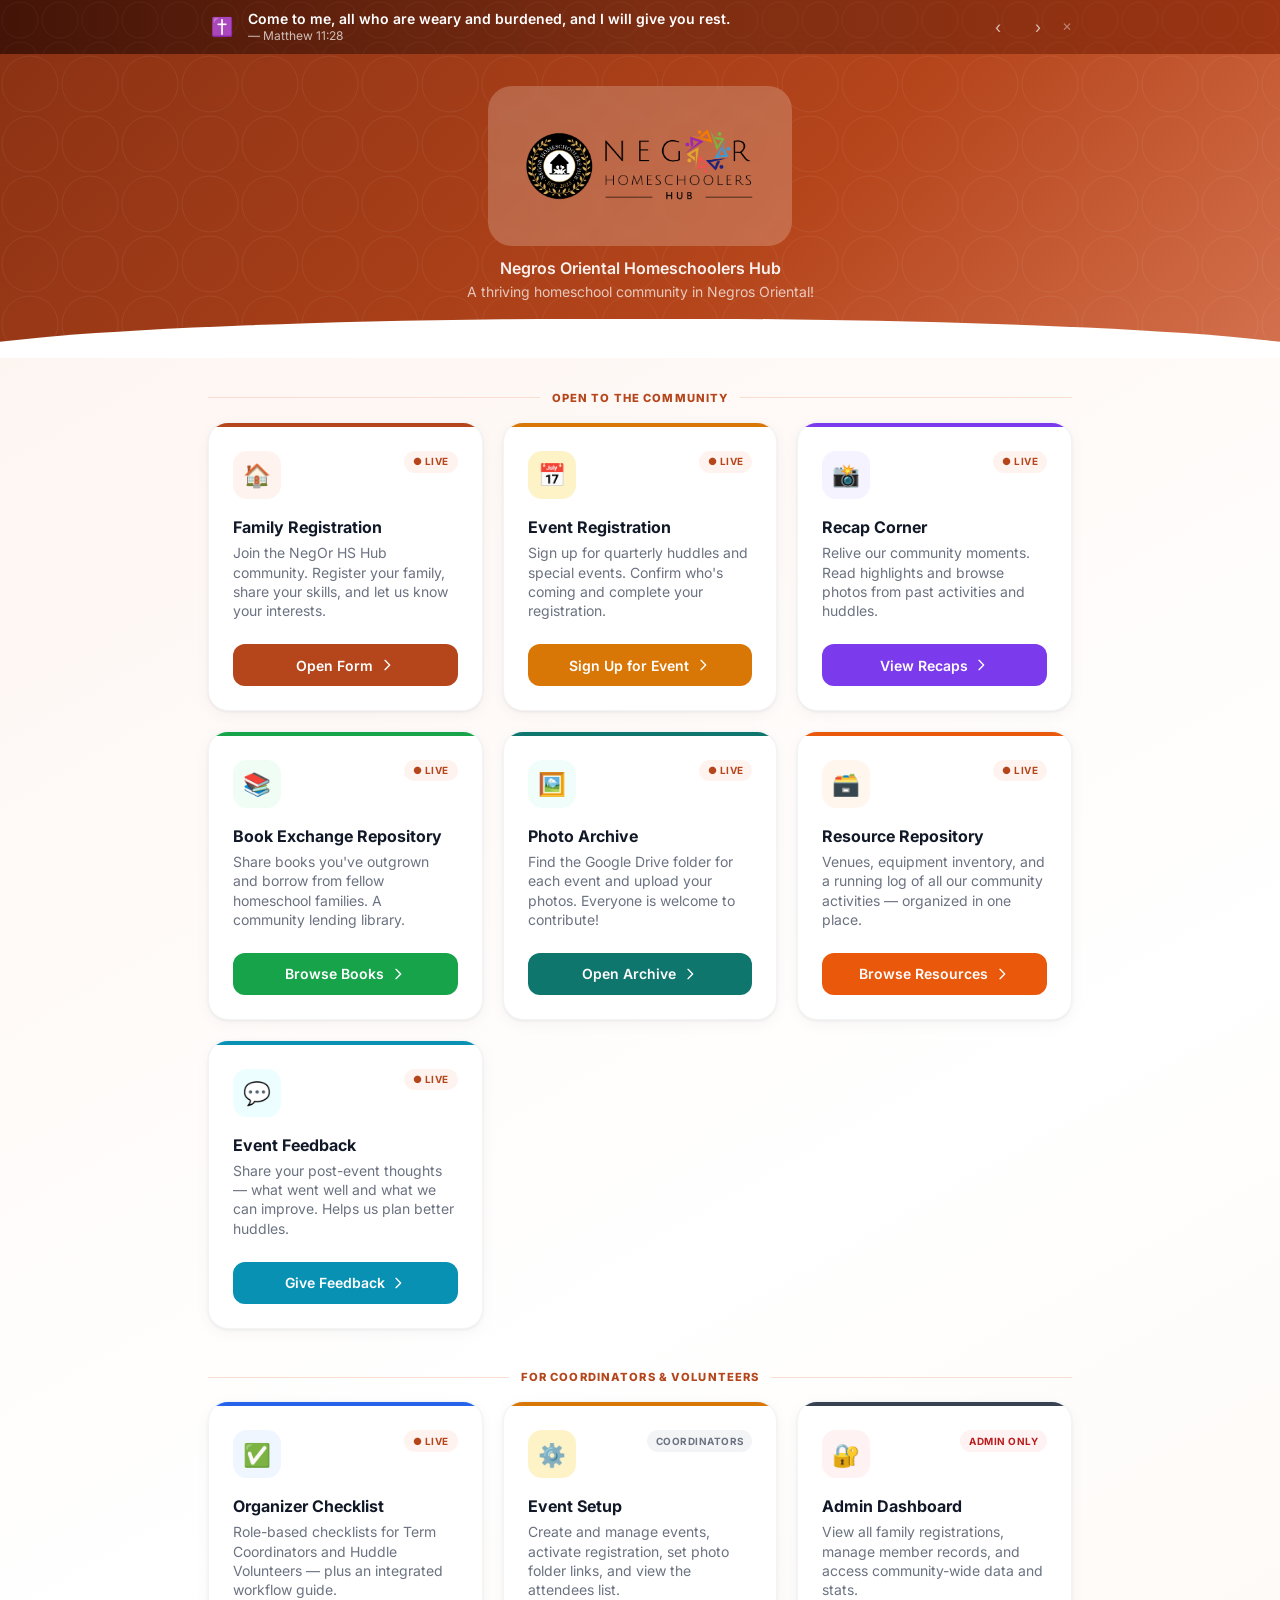
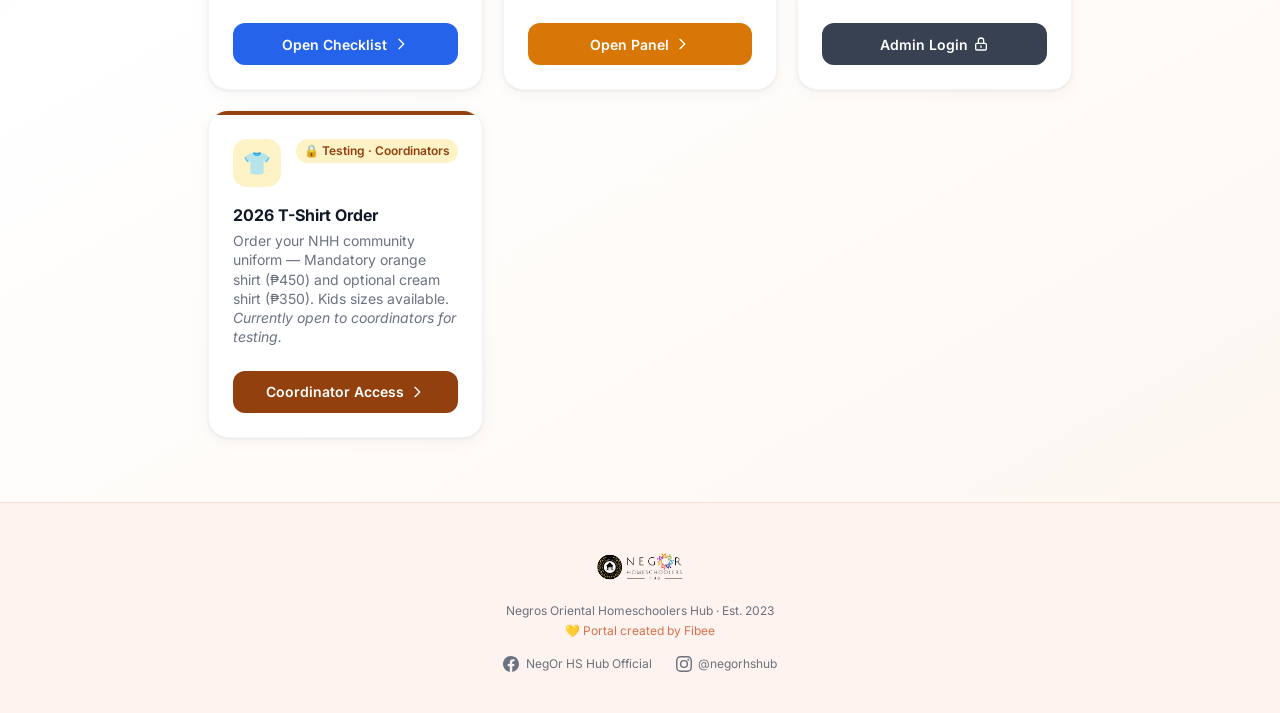
<file: index.html>
<!DOCTYPE html>
<html lang="en">
<head>
  <meta charset="UTF-8" />
  <meta name="viewport" content="width=device-width, initial-scale=1.0" />
  <title>NegOr HS Hub — Community Portal</title>
  <link rel="preconnect" href="https://fonts.googleapis.com" />
  <link rel="preconnect" href="https://fonts.gstatic.com" crossorigin />
  <link rel="preload" href="https://fonts.googleapis.com/css2?family=Inter:wght@300;400;500;600;700;800&display=swap" as="style" onload="this.onload=null;this.rel='stylesheet'" />
  <noscript><link href="https://fonts.googleapis.com/css2?family=Inter:wght@300;400;500;600;700;800&display=swap" rel="stylesheet" /></noscript>
  <link rel="stylesheet" href="tailwind.min.css" />
  <style>
    :root {
      --t:    #B5451B;
      --t-dk: #8B3214;
      --t-md: #D4714E;
      --t-lt: #FEF3EE;
      --t-pal:#F9DDD0;
    }
    body {
      font-family: 'Inter', sans-serif;
      background: linear-gradient(150deg, #FEF3EE 0%, #fff 55%, #fdf5ef 100%);
      min-height: 100vh;
    }

    /* ─── Announcement banner ─── */
    #ann-bar {
      background: linear-gradient(90deg, #431407 0%, #7c2d12 50%, #9a3412 100%);
      color: #fff;
      position: relative;
      overflow: hidden;
    }
    #ann-bar::before {
      content: '';
      position: absolute; inset: 0;
      background: url("data:image/svg+xml,%3Csvg xmlns='http://www.w3.org/2000/svg' width='40' height='40'%3E%3Ccircle cx='20' cy='20' r='18' fill='none' stroke='rgba(255,255,255,.04)' stroke-width='1'/%3E%3C/svg%3E") repeat;
      pointer-events: none;
    }
    .ann-fade { animation: annFade .35s ease; }
    @keyframes annFade { from { opacity:0; transform:translateX(8px); } to { opacity:1; transform:translateX(0); } }
    .ann-dot { width:.45rem; height:.45rem; border-radius:50%; background:rgba(255,255,255,.35); cursor:pointer; transition:background .15s; }
    .ann-dot.active { background:#fff; }

    /* ─── Hero banner ─── */
    .hero-band {
      background: linear-gradient(135deg, var(--t-dk) 0%, var(--t) 60%, var(--t-md) 100%);
      color: #fff; padding: 2rem 1.5rem 3.5rem;
      text-align: center; position: relative; overflow: hidden;
    }
    .hero-band::before {
      content: ''; position: absolute; inset: 0;
      background: url("data:image/svg+xml,%3Csvg xmlns='http://www.w3.org/2000/svg' width='60' height='60'%3E%3Ccircle cx='30' cy='30' r='28' fill='none' stroke='rgba(255,255,255,.06)' stroke-width='1'/%3E%3C/svg%3E") repeat;
    }
    .hero-scoop {
      position: absolute; bottom: -1px; left: 0; right: 0;
      height: 2.5rem; background: #fff;
      clip-path: ellipse(55% 100% at 50% 100%);
    }

    /* ─── Section label ─── */
    .section-label {
      font-size:.7rem; font-weight:800; text-transform:uppercase; letter-spacing:.1em;
      color: var(--t); margin-bottom:1rem; text-align:center;
      display:flex; align-items:center; gap:.75rem;
    }
    .section-label::before, .section-label::after {
      content:''; flex:1; height:1px; background: var(--t-pal);
    }

    /* ─── Module card ─── */
    .module-card {
      display: flex; flex-direction: column;
      background: white; border-radius: 1.25rem;
      border: 1px solid #f3f4f6;
      box-shadow: 0 1px 3px rgba(0,0,0,.06), 0 4px 16px rgba(0,0,0,.04);
      overflow: hidden; transition: transform .18s, box-shadow .18s, border-color .18s;
    }
    .module-card:hover {
      transform: translateY(-3px);
      box-shadow: 0 6px 24px rgba(181,69,27,.13);
      border-color: var(--t-pal);
    }
    .card-icon {
      width: 48px; height: 48px; border-radius: .875rem;
      display: flex; align-items: center; justify-content: center;
      font-size: 1.4rem;
    }

    /* ─── Badges ─── */
    .badge-live  { display:inline-flex; align-items:center; gap:.25rem; font-size:.62rem; font-weight:700; text-transform:uppercase; letter-spacing:.05em; padding:.2rem .55rem; border-radius:999px; background:var(--t-lt); color:var(--t); }
    .badge-coord { display:inline-flex; align-items:center; gap:.25rem; font-size:.62rem; font-weight:700; text-transform:uppercase; letter-spacing:.05em; padding:.2rem .55rem; border-radius:999px; background:#f3f4f6; color:#6b7280; }
    .badge-admin { display:inline-flex; align-items:center; gap:.25rem; font-size:.62rem; font-weight:700; text-transform:uppercase; letter-spacing:.05em; padding:.2rem .55rem; border-radius:999px; background:#fef2f2; color:#b91c1c; }

    /* ─── Go button ─── */
    .btn-go {
      display:inline-flex; align-items:center; justify-content:center; gap:.35rem;
      width:100%; padding:.65rem 1rem;
      border-radius:.75rem; font-size:.875rem; font-weight:600;
      background: var(--t); color:#fff; border:none; cursor:pointer;
      transition:background .15s; text-decoration:none;
    }
    .btn-go:hover { background: var(--t-dk); }

    /* ─── Social link ─── */
    .social-link { display:flex; align-items:center; gap:.4rem; font-size:.75rem; color:#6b7280; text-decoration:none; transition:color .15s; }
    .social-link:hover { color:var(--t); }
  </style>
</head>
<body>

<!-- ═══ ANNOUNCEMENT BANNER ═══ -->
<div id="ann-bar" class="relative">
  <div class="max-w-4xl mx-auto px-4 py-2.5 flex items-center gap-3 relative z-10">

    <!-- Icon -->
    <span id="ann-icon" class="text-lg flex-shrink-0 w-7 text-center"></span>

    <!-- Text -->
    <div class="flex-1 min-w-0">
      <p id="ann-main" class="text-sm font-semibold leading-tight truncate"></p>
      <p id="ann-sub"  class="text-xs opacity-70 truncate"></p>
    </div>

    <!-- Controls -->
    <div class="flex items-center gap-2 flex-shrink-0">
      <button onclick="annStep(-1)"
              class="w-6 h-6 flex items-center justify-center rounded-full text-white/70 hover:text-white hover:bg-white/10 transition text-base leading-none">‹</button>
      <div id="ann-dots" class="flex gap-1"></div>
      <button onclick="annStep(1)"
              class="w-6 h-6 flex items-center justify-center rounded-full text-white/70 hover:text-white hover:bg-white/10 transition text-base leading-none">›</button>
      <button onclick="document.getElementById('ann-bar').style.display='none'"
              class="ml-1 text-white/40 hover:text-white/80 transition text-xs leading-none">✕</button>
    </div>
  </div>
</div>

<!-- ═══ HERO ═══ -->
<div class="hero-band relative">
  <div class="relative z-10 max-w-lg mx-auto">
    <!-- Light backdrop makes transparent logo pop against the dark gradient -->
    <div class="inline-block rounded-3xl px-6 py-4 mb-1"
         style="background:rgba(254,243,238,0.22); backdrop-filter:blur(4px);">
      <img src="logo.webp" alt="NegOr Homeschoolers Hub"
           class="h-32 object-contain"
           onerror="this.style.display='none'; document.getElementById('hero-fallback').style.display='block'" />
    </div>
    <div id="hero-fallback" style="display:none">
      <div class="w-20 h-20 rounded-2xl flex items-center justify-center mx-auto mb-3 bg-white/20">
        <span class="text-4xl">🏠</span>
      </div>
      <h1 class="text-3xl font-extrabold mb-1">NegOr HS Hub</h1>
    </div>
    <p class="text-base font-semibold" style="color:rgba(255,255,255,.92)">Negros Oriental Homeschoolers Hub</p>
    <p class="text-sm mt-0.5" style="color:rgba(255,255,255,.70)">A thriving homeschool community in Negros Oriental!</p>
  </div>
  <div class="hero-scoop"></div>
</div>

<!-- ═══ MODULES GRID ═══ -->
<div class="max-w-4xl mx-auto px-4 pt-8 pb-16">

  <!-- Community section -->
  <div class="section-label">Open to the Community</div>

  <div class="grid grid-cols-1 sm:grid-cols-2 lg:grid-cols-3 gap-5 mb-10">

    <!-- 1. Family Registration -->
    <div class="module-card">
      <div class="h-1" style="background:var(--t)"></div>
      <div class="p-6 flex-1">
        <div class="flex items-start justify-between mb-4">
          <div class="card-icon" style="background:var(--t-lt)">🏠</div>
          <span class="badge-live">● Live</span>
        </div>
        <h3 class="font-bold text-gray-900 mb-1">Family Registration</h3>
        <p class="text-sm text-gray-500 leading-snug">Join the NegOr HS Hub community. Register your family, share your skills, and let us know your interests.</p>
      </div>
      <div class="px-6 pb-6">
        <a href="register.html" class="btn-go">Open Form <svg class="w-4 h-4" fill="none" viewBox="0 0 24 24" stroke="currentColor"><path stroke-linecap="round" stroke-linejoin="round" stroke-width="2" d="M9 5l7 7-7 7"/></svg></a>
      </div>
    </div>

    <!-- 2. Event Registration -->
    <div class="module-card">
      <div class="h-1" style="background:#d97706"></div>
      <div class="p-6 flex-1">
        <div class="flex items-start justify-between mb-4">
          <div class="card-icon" style="background:#fef3c7">📅</div>
          <span class="badge-live">● Live</span>
        </div>
        <h3 class="font-bold text-gray-900 mb-1">Event Registration</h3>
        <p class="text-sm text-gray-500 leading-snug">Sign up for quarterly huddles and special events. Confirm who's coming and complete your registration.</p>
      </div>
      <div class="px-6 pb-6">
        <a href="event-registration.html" class="btn-go" style="background:#d97706">Sign Up for Event <svg class="w-4 h-4" fill="none" viewBox="0 0 24 24" stroke="currentColor"><path stroke-linecap="round" stroke-linejoin="round" stroke-width="2" d="M9 5l7 7-7 7"/></svg></a>
      </div>
    </div>

    <!-- 3. Recap Corner -->
    <div class="module-card">
      <div class="h-1" style="background:#7c3aed"></div>
      <div class="p-6 flex-1">
        <div class="flex items-start justify-between mb-4">
          <div class="card-icon" style="background:#f5f3ff">📸</div>
          <span class="badge-live">● Live</span>
        </div>
        <h3 class="font-bold text-gray-900 mb-1">Recap Corner</h3>
        <p class="text-sm text-gray-500 leading-snug">Relive our community moments. Read highlights and browse photos from past activities and huddles.</p>
      </div>
      <div class="px-6 pb-6">
        <a href="recap.html" class="btn-go" style="background:#7c3aed">View Recaps <svg class="w-4 h-4" fill="none" viewBox="0 0 24 24" stroke="currentColor"><path stroke-linecap="round" stroke-linejoin="round" stroke-width="2" d="M9 5l7 7-7 7"/></svg></a>
      </div>
    </div>

    <!-- 4. Book Exchange Repository -->
    <div class="module-card">
      <div class="h-1" style="background:#16a34a"></div>
      <div class="p-6 flex-1">
        <div class="flex items-start justify-between mb-4">
          <div class="card-icon" style="background:#f0fdf4">📚</div>
          <span class="badge-live">● Live</span>
        </div>
        <h3 class="font-bold text-gray-900 mb-1">Book Exchange Repository</h3>
        <p class="text-sm text-gray-500 leading-snug">Share books you've outgrown and borrow from fellow homeschool families. A community lending library.</p>
      </div>
      <div class="px-6 pb-6">
        <a href="books.html" class="btn-go" style="background:#16a34a">Browse Books <svg class="w-4 h-4" fill="none" viewBox="0 0 24 24" stroke="currentColor"><path stroke-linecap="round" stroke-linejoin="round" stroke-width="2" d="M9 5l7 7-7 7"/></svg></a>
      </div>
    </div>

    <!-- 5. Photo Archive -->
    <div class="module-card">
      <div class="h-1" style="background:#0f766e"></div>
      <div class="p-6 flex-1">
        <div class="flex items-start justify-between mb-4">
          <div class="card-icon" style="background:#f0fdfa">🖼️</div>
          <span class="badge-live">● Live</span>
        </div>
        <h3 class="font-bold text-gray-900 mb-1">Photo Archive</h3>
        <p class="text-sm text-gray-500 leading-snug">Find the Google Drive folder for each event and upload your photos. Everyone is welcome to contribute!</p>
      </div>
      <div class="px-6 pb-6">
        <a href="photos.html" class="btn-go" style="background:#0f766e">Open Archive <svg class="w-4 h-4" fill="none" viewBox="0 0 24 24" stroke="currentColor"><path stroke-linecap="round" stroke-linejoin="round" stroke-width="2" d="M9 5l7 7-7 7"/></svg></a>
      </div>
    </div>

    <!-- 6. Resource Repository -->
    <div class="module-card">
      <div class="h-1" style="background:#ea580c"></div>
      <div class="p-6 flex-1">
        <div class="flex items-start justify-between mb-4">
          <div class="card-icon" style="background:#fff7ed">🗃️</div>
          <span class="badge-live">● Live</span>
        </div>
        <h3 class="font-bold text-gray-900 mb-1">Resource Repository</h3>
        <p class="text-sm text-gray-500 leading-snug">Venues, equipment inventory, and a running log of all our community activities — organized in one place.</p>
      </div>
      <div class="px-6 pb-6">
        <a href="resources.html" class="btn-go" style="background:#ea580c">Browse Resources <svg class="w-4 h-4" fill="none" viewBox="0 0 24 24" stroke="currentColor"><path stroke-linecap="round" stroke-linejoin="round" stroke-width="2" d="M9 5l7 7-7 7"/></svg></a>
      </div>
    </div>

    <!-- 7. Event Feedback -->
    <div class="module-card">
      <div class="h-1" style="background:#0891b2"></div>
      <div class="p-6 flex-1">
        <div class="flex items-start justify-between mb-4">
          <div class="card-icon" style="background:#ecfeff">💬</div>
          <span class="badge-live">● Live</span>
        </div>
        <h3 class="font-bold text-gray-900 mb-1">Event Feedback</h3>
        <p class="text-sm text-gray-500 leading-snug">Share your post-event thoughts — what went well and what we can improve. Helps us plan better huddles.</p>
      </div>
      <div class="px-6 pb-6">
        <a href="feedback.html" class="btn-go" style="background:#0891b2">Give Feedback <svg class="w-4 h-4" fill="none" viewBox="0 0 24 24" stroke="currentColor"><path stroke-linecap="round" stroke-linejoin="round" stroke-width="2" d="M9 5l7 7-7 7"/></svg></a>
      </div>
    </div>

  </div>

  <!-- Coordinator / Admin section -->
  <div class="section-label">For Coordinators &amp; Volunteers</div>

  <div class="grid grid-cols-1 sm:grid-cols-2 lg:grid-cols-3 gap-5">

    <!-- 7. Organizer Checklist -->
    <div class="module-card">
      <div class="h-1" style="background:#2563eb"></div>
      <div class="p-6 flex-1">
        <div class="flex items-start justify-between mb-4">
          <div class="card-icon" style="background:#eff6ff">✅</div>
          <span class="badge-live">● Live</span>
        </div>
        <h3 class="font-bold text-gray-900 mb-1">Organizer Checklist</h3>
        <p class="text-sm text-gray-500 leading-snug">Role-based checklists for Term Coordinators and Huddle Volunteers — plus an integrated workflow guide.</p>
      </div>
      <div class="px-6 pb-6">
        <a href="checklist.html" class="btn-go" style="background:#2563eb">Open Checklist <svg class="w-4 h-4" fill="none" viewBox="0 0 24 24" stroke="currentColor"><path stroke-linecap="round" stroke-linejoin="round" stroke-width="2" d="M9 5l7 7-7 7"/></svg></a>
      </div>
    </div>

    <!-- 8. Event Setup -->
    <div class="module-card">
      <div class="h-1" style="background:#d97706"></div>
      <div class="p-6 flex-1">
        <div class="flex items-start justify-between mb-4">
          <div class="card-icon" style="background:#fef3c7">⚙️</div>
          <span class="badge-coord">Coordinators</span>
        </div>
        <h3 class="font-bold text-gray-900 mb-1">Event Setup</h3>
        <p class="text-sm text-gray-500 leading-snug">Create and manage events, activate registration, set photo folder links, and view the attendees list.</p>
      </div>
      <div class="px-6 pb-6">
        <a href="event-setup.html" class="btn-go" style="background:#d97706">Open Panel <svg class="w-4 h-4" fill="none" viewBox="0 0 24 24" stroke="currentColor"><path stroke-linecap="round" stroke-linejoin="round" stroke-width="2" d="M9 5l7 7-7 7"/></svg></a>
      </div>
    </div>

    <!-- 9. Admin Dashboard -->
    <div class="module-card">
      <div class="h-1" style="background:#374151"></div>
      <div class="p-6 flex-1">
        <div class="flex items-start justify-between mb-4">
          <div class="card-icon" style="background:#fef2f2">🔐</div>
          <span class="badge-admin">Admin Only</span>
        </div>
        <h3 class="font-bold text-gray-900 mb-1">Admin Dashboard</h3>
        <p class="text-sm text-gray-500 leading-snug">View all family registrations, manage member records, and access community-wide data and stats.</p>
      </div>
      <div class="px-6 pb-6">
        <a href="admin.html" class="btn-go" style="background:#374151">Admin Login <svg class="w-4 h-4" fill="none" viewBox="0 0 24 24" stroke="currentColor"><path stroke-linecap="round" stroke-linejoin="round" stroke-width="2" d="M12 15v2m-6 4h12a2 2 0 002-2v-6a2 2 0 00-2-2H6a2 2 0 00-2 2v6a2 2 0 002 2zm10-10V7a4 4 0 00-8 0v4h8z"/></svg></a>
      </div>
    </div>

    <!-- 10. T-Shirt Order -->
    <div class="module-card">
      <div class="h-1" style="background:#92400e"></div>
      <div class="p-6 flex-1">
        <div class="flex items-start justify-between mb-4">
          <div class="card-icon" style="background:#fef3c7">👕</div>
          <span class="text-xs font-semibold px-2 py-1 rounded-full" style="background:#fef3c7;color:#92400e">🔒 Testing · Coordinators</span>
        </div>
        <h3 class="font-bold text-gray-900 mb-1">2026 T-Shirt Order</h3>
        <p class="text-sm text-gray-500 leading-snug">Order your NHH community uniform — Mandatory orange shirt (₱450) and optional cream shirt (₱350). Kids sizes available. <em>Currently open to coordinators for testing.</em></p>
      </div>
      <div class="px-6 pb-6">
        <a href="uniform.html" class="btn-go" style="background:#92400e">Coordinator Access <svg class="w-4 h-4" fill="none" viewBox="0 0 24 24" stroke="currentColor"><path stroke-linecap="round" stroke-linejoin="round" stroke-width="2" d="M9 5l7 7-7 7"/></svg></a>
      </div>
    </div>

  </div>
</div>

<!-- ═══ FOOTER ═══ -->
<footer class="py-10 border-t" style="border-color:var(--t-pal); background:var(--t-lt)">
  <div class="max-w-4xl mx-auto px-4 text-center">
    <img src="logo.webp" alt="NegOr Homeschoolers Hub" class="h-12 mx-auto mb-3 object-contain"
         onerror="this.style.display='none'" />
    <p class="text-xs text-gray-500 mb-1">Negros Oriental Homeschoolers Hub · Est. 2023</p>
    <p class="text-xs mb-4" style="color:var(--t-md)">💛 Portal created by Fibee</p>
    <div class="flex items-center justify-center gap-6">
      <a href="https://www.facebook.com/groups/negorhshubofficial" target="_blank" rel="noopener" class="social-link">
        <svg class="w-4 h-4" fill="currentColor" viewBox="0 0 24 24"><path d="M24 12.073c0-6.627-5.373-12-12-12s-12 5.373-12 12c0 5.99 4.388 10.954 10.125 11.854v-8.385H7.078v-3.47h3.047V9.43c0-3.007 1.792-4.669 4.533-4.669 1.312 0 2.686.235 2.686.235v2.953H15.83c-1.491 0-1.956.925-1.956 1.874v2.25h3.328l-.532 3.47h-2.796v8.385C19.612 23.027 24 18.062 24 12.073z"/></svg>
        NegOr HS Hub Official
      </a>
      <a href="https://www.instagram.com/negorhshub" target="_blank" rel="noopener" class="social-link">
        <svg class="w-4 h-4" fill="currentColor" viewBox="0 0 24 24"><path d="M12 2.163c3.204 0 3.584.012 4.85.07 3.252.148 4.771 1.691 4.919 4.919.058 1.265.069 1.645.069 4.849 0 3.205-.012 3.584-.069 4.849-.149 3.225-1.664 4.771-4.919 4.919-1.266.058-1.644.07-4.85.07-3.204 0-3.584-.012-4.849-.07-3.26-.149-4.771-1.699-4.919-4.92-.058-1.265-.07-1.644-.07-4.849 0-3.204.013-3.583.07-4.849.149-3.227 1.664-4.771 4.919-4.919 1.266-.057 1.645-.069 4.849-.069zM12 0C8.741 0 8.333.014 7.053.072 2.695.272.273 2.69.073 7.052.014 8.333 0 8.741 0 12c0 3.259.014 3.668.072 4.948.2 4.358 2.618 6.78 6.98 6.98C8.333 23.986 8.741 24 12 24c3.259 0 3.668-.014 4.948-.072 4.354-.2 6.782-2.618 6.979-6.98.059-1.28.073-1.689.073-4.948 0-3.259-.014-3.667-.072-4.947-.196-4.354-2.617-6.78-6.979-6.98C15.668.014 15.259 0 12 0zm0 5.838a6.162 6.162 0 100 12.324 6.162 6.162 0 000-12.324zM12 16a4 4 0 110-8 4 4 0 010 8zm6.406-11.845a1.44 1.44 0 100 2.881 1.44 1.44 0 000-2.881z"/></svg>
        @negorhshub
      </a>
    </div>
  </div>
</footer>

<script>
const APPS_URL = 'https://script.google.com/macros/s/AKfycbyAccFyFzcNgGN2FdiyACxSBvTxIdVy3M0lPSEsph17vrhzzY5cbFvQGDCTQXtSK_G__w/exec';

/* ─── VERSE OF THE DAY — local rotation ────────────────────── */
const VERSES = [
  { ref:'Proverbs 22:6',      text:'Train up a child in the way he should go; even when he is old he will not depart from it.' },
  { ref:'Deuteronomy 6:6-7',  text:'These words shall be on your heart. Teach them diligently to your children.' },
  { ref:'3 John 1:4',         text:'I have no greater joy than to hear that my children are walking in the truth.' },
  { ref:'Philippians 4:13',   text:'I can do all things through Christ who strengthens me.' },
  { ref:'Jeremiah 29:11',     text:'"For I know the plans I have for you," says the Lord, "plans to give you hope and a future."' },
  { ref:'Joshua 1:9',         text:'Be strong and courageous. Do not be afraid; the Lord your God is with you wherever you go.' },
  { ref:'Proverbs 3:5-6',     text:'Trust in the Lord with all your heart, and lean not on your own understanding.' },
  { ref:'Psalm 127:3',        text:'Children are a gift from the Lord; they are a reward from Him.' },
  { ref:'Isaiah 40:31',       text:'Those who hope in the Lord will renew their strength. They will soar on wings like eagles.' },
  { ref:'Colossians 3:23',    text:'Whatever you do, work at it with all your heart, as working for the Lord.' },
  { ref:'Romans 8:28',        text:'In all things God works for the good of those who love Him.' },
  { ref:'Matthew 6:33',       text:'Seek first His kingdom and His righteousness, and all these things will be given to you.' },
  { ref:'Lamentations 3:22-23', text:'His mercies are new every morning; great is your faithfulness.' },
  { ref:'Isaiah 41:10',       text:'Do not fear, for I am with you; I am your God. I will strengthen you and help you.' },
  { ref:'1 Corinthians 13:4', text:'Love is patient, love is kind. It does not envy, it is not proud.' },
  { ref:'Psalm 46:1',         text:'God is our refuge and strength, an ever-present help in trouble.' },
  { ref:'Micah 6:8',          text:'Act justly, love mercy, and walk humbly with your God.' },
  { ref:'Galatians 6:9',      text:'Let us not grow weary in doing good, for at the proper time we will reap a harvest.' },
  { ref:'Matthew 11:28',      text:'Come to me, all who are weary and burdened, and I will give you rest.' },
  { ref:'Psalm 119:105',      text:'Your word is a lamp for my feet, a light on my path.' },
  { ref:'2 Timothy 3:16',     text:'All Scripture is God-breathed and useful for teaching, correcting, and training in righteousness.' },
  { ref:'James 1:5',          text:'If any of you lacks wisdom, you should ask God, who gives generously to all.' },
  { ref:'1 Peter 5:7',        text:'Cast all your anxiety on Him because He cares for you.' },
  { ref:'Ephesians 6:4',      text:'Fathers, bring your children up in the training and instruction of the Lord.' },
  { ref:'Proverbs 17:6',      text:'Grandchildren are the crown of old men, and the glory of sons is their fathers.' },
  { ref:'Psalm 37:4',         text:'Delight yourself in the Lord, and He will give you the desires of your heart.' },
  { ref:'Romans 12:2',        text:'Do not conform to the pattern of this world, but be transformed by the renewing of your mind.' },
  { ref:'Hebrews 11:1',       text:'Faith is confidence in what we hope for and assurance about what we do not see.' },
  { ref:'Psalm 23:1',         text:'The Lord is my shepherd; I shall not want.' },
  { ref:'Proverbs 31:25',     text:'She is clothed with strength and dignity; she can laugh at the days to come.' },
  { ref:'Psalm 28:7',         text:'The Lord is my strength and my shield; my heart trusts in Him, and He helps me.' },
  { ref:'John 14:6',          text:'I am the way, the truth, and the life. No one comes to the Father except through Me.' },
];

function getDailyVerse() {
  var now = new Date();
  var start = new Date(now.getFullYear(), 0, 0);
  var dayOfYear = Math.floor((now - start) / 86400000);
  return VERSES[dayOfYear % VERSES.length];
}

/* ─── ANNOUNCEMENT ENGINE ──────────────────────────────────── */
var annItems = [];
var annIdx   = 0;
var annTimer = null;

function buildAnnouncements(events, birthdays) {
  var items = [];
  var now   = new Date();

  // ── Upcoming events this quarter ──
  var qStart = new Date(now.getFullYear(), Math.floor(now.getMonth() / 3) * 3, 1);
  var qEnd   = new Date(now.getFullYear(), Math.floor(now.getMonth() / 3) * 3 + 3, 0);

  (events || []).forEach(function(ev) {
    if (!ev['event_date']) return;
    var d = new Date(ev['event_date']);
    if (isNaN(d.getTime())) return;
    if (d < now || d > qEnd) return;          // skip past & out-of-quarter
    items.push({
      icon: '📅',
      main: ev['event_title'] || 'Upcoming Event',
      sub:  fmtDate(ev['event_date']) + (ev['venue'] ? '  ·  ' + ev['venue'] : ''),
      link: 'event-registration.html',
    });
  });

  // Sort events by date ascending
  items.sort(function(a, b) { return (a.sub || '').localeCompare(b.sub || ''); });

  // ── Birthdays this month ──
  (birthdays || []).forEach(function(b) {
    var ordinal = b.day + (b.day === 1 || b.day === 21 || b.day === 31 ? 'st' :
                            b.day === 2 || b.day === 22 ? 'nd' :
                            b.day === 3 || b.day === 23 ? 'rd' : 'th');
    var sub = getMonthName(now.getMonth()) + ' ' + ordinal;
    if (b.type === 'child' && b.age) sub = 'Turning ' + b.age + ' · ' + sub;
    items.push({
      icon: '🎂',
      main: 'Happy birthday, ' + b.name + '! 🎉',
      sub:  sub,
      link: null,
    });
  });

  // ── Fallback: verse of the day ──
  if (items.length === 0) {
    var v = getDailyVerse();
    items.push({
      icon: '✝️',
      main: v.text,
      sub:  '— ' + v.ref,
      link: null,
    });
  }

  return items;
}

function renderAnn() {
  if (annItems.length === 0) return;
  var item = annItems[annIdx];

  var icon = document.getElementById('ann-icon');
  var main = document.getElementById('ann-main');
  var sub  = document.getElementById('ann-sub');

  icon.textContent = item.icon;
  main.textContent = item.main;
  sub.textContent  = item.sub  || '';

  // Make clickable if link
  var bar = document.getElementById('ann-bar');
  if (item.link) {
    bar.style.cursor = 'pointer';
    bar.onclick = function(e) {
      if (e.target.tagName === 'BUTTON') return;
      window.location.href = item.link;
    };
  } else {
    bar.style.cursor = 'default';
    bar.onclick = null;
  }

  // Animate
  main.classList.remove('ann-fade');
  sub.classList.remove('ann-fade');
  void main.offsetWidth; // reflow
  main.classList.add('ann-fade');
  sub.classList.add('ann-fade');

  // Dots
  var dotsEl = document.getElementById('ann-dots');
  dotsEl.innerHTML = '';
  if (annItems.length > 1 && annItems.length <= 10) {
    annItems.forEach(function(_, i) {
      var d = document.createElement('div');
      d.className = 'ann-dot' + (i === annIdx ? ' active' : '');
      d.onclick = function() { annGoTo(i); };
      dotsEl.appendChild(d);
    });
  } else if (annItems.length > 10) {
    dotsEl.innerHTML = '<span class="text-white/60 text-xs">' + (annIdx + 1) + ' / ' + annItems.length + '</span>';
  }
}

function annGoTo(idx) {
  annIdx = (idx + annItems.length) % annItems.length;
  renderAnn();
  resetTimer();
}
function annStep(dir) { annGoTo(annIdx + dir); }

function resetTimer() {
  if (annTimer) clearInterval(annTimer);
  if (annItems.length > 1) {
    annTimer = setInterval(function() { annGoTo(annIdx + 1); }, 5000);
  }
}

async function initAnnouncements() {
  try {
    var [evRes, bdRes] = await Promise.all([
      fetch(APPS_URL + '?action=getActiveEvents').then(function(r) { return r.json(); }).catch(function() { return {}; }),
      fetch(APPS_URL + '?action=getBirthdays').then(function(r)    { return r.json(); }).catch(function() { return {}; }),
    ]);
    var events    = evRes.success  ? evRes.data  : [];
    var birthdays = bdRes.success  ? bdRes.data  : [];
    annItems = buildAnnouncements(events, birthdays);
  } catch(e) {
    var v = getDailyVerse();
    annItems = [{ icon:'✝️', main: v.text, sub:'— ' + v.ref, link:null }];
  }
  annIdx = 0;
  renderAnn();
  resetTimer();
}

/* ─── HELPERS ────────────────────────────────────────────────── */
function fmtDate(d) {
  if (!d) return '';
  try {
    var p = d.split('-');
    var months = ['January','February','March','April','May','June',
                  'July','August','September','October','November','December'];
    return months[parseInt(p[1])-1] + ' ' + parseInt(p[2]) + ', ' + p[0];
  } catch(e) { return d; }
}
function getMonthName(m) {
  return ['January','February','March','April','May','June',
          'July','August','September','October','November','December'][m];
}

/* ─── INIT ───────────────────────────────────────────────────── */
// Show a verse immediately while data loads
(function() {
  var v = getDailyVerse();
  annItems = [{ icon:'✝️', main: v.text, sub:'— ' + v.ref, link:null }];
  renderAnn();
})();

initAnnouncements();
</script>

</body>
</html>
</file>
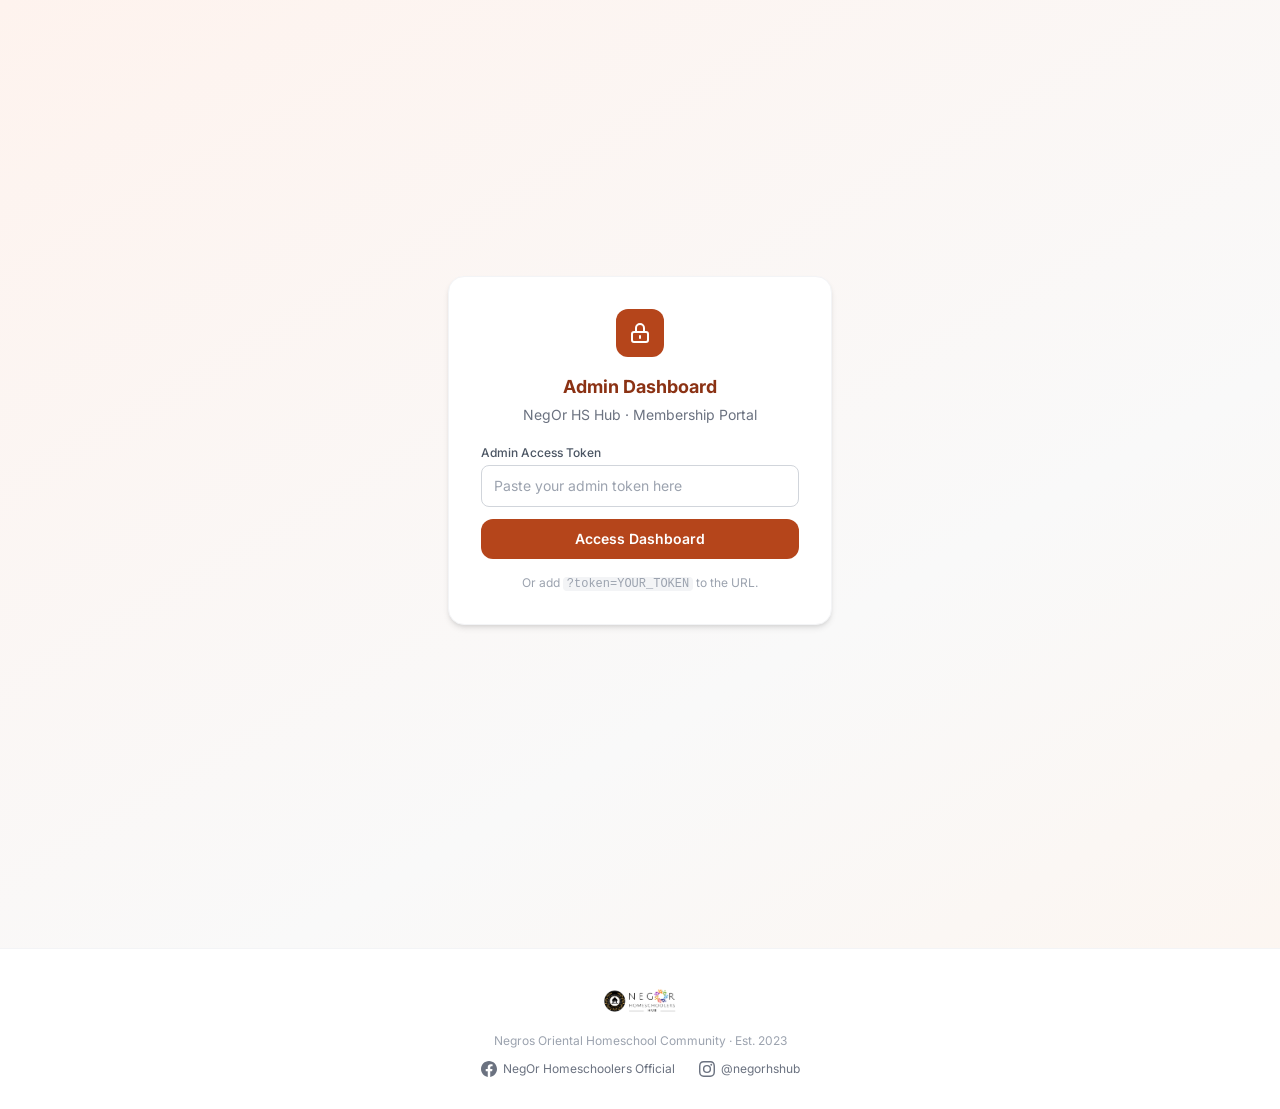
<file: admin.html>
<!DOCTYPE html>
<html lang="en">
<head>
  <meta charset="UTF-8" />
  <meta name="viewport" content="width=device-width, initial-scale=1.0" />
  <title>Admin Dashboard — NegOr HS Hub</title>
  <link rel="preconnect" href="https://fonts.googleapis.com" />
  <link rel="preconnect" href="https://fonts.gstatic.com" crossorigin />
  <link rel="preload" href="https://fonts.googleapis.com/css2?family=Inter:wght@300;400;500;600;700&display=swap" as="style" onload="this.onload=null;this.rel='stylesheet'" />
  <noscript><link href="https://fonts.googleapis.com/css2?family=Inter:wght@300;400;500;600;700&display=swap" rel="stylesheet" /></noscript>
  <link rel="stylesheet" href="tailwind.min.css" />
  <style>
    :root {
      --t:    #B5451B;
      --t-dk: #8B3214;
      --t-md: #D4714E;
      --t-lt: #FEF3EE;
      --t-pal:#F9DDD0;
    }
    body { font-family: 'Inter', sans-serif; background: linear-gradient(150deg,#FEF3EE 0%,#f9f9f9 60%,#fdf5ef 100%); min-height:100vh; }
    .chip { display: inline-flex; align-items: center; gap: .25rem;
            padding: .2rem .6rem; border-radius: 999px;
            font-size: .7rem; font-weight: 600; white-space: nowrap; }
    .chip-green { background:#d1fae5; color:#065f46; }
    .chip-gray  { background:#f3f4f6; color:#6b7280; }
    .chip-amber { background:#fef3c7; color:#92400e; }
    .chip-red   { background:#fee2e2; color:#991b1b; }
    .row-hover:hover { background: var(--t-lt); cursor: pointer; }
    #detail-panel { transition: transform .3s ease, opacity .3s ease; }
    #detail-panel.hidden-panel { transform: translateY(20px); opacity:0; pointer-events:none; }
    .tag { display:inline-block; font-size:.7rem; padding:.15rem .5rem;
           border-radius:999px; background:var(--t-pal); color:var(--t-dk); margin:.1rem; }
    .focus-t:focus { outline:none; border-color:var(--t)!important; box-shadow:0 0 0 2px var(--t-pal)!important; }
  </style>
</head>
<body>

<!-- ═══════════════════════════════════════ LOGIN GATE ═══ -->
<div id="login-gate" class="min-h-screen flex items-center justify-center px-4">
  <div class="bg-white rounded-2xl shadow-md border border-gray-100 p-8 w-full max-w-sm text-center">
    <div class="w-12 h-12 rounded-xl bg-[#B5451B] flex items-center justify-center mx-auto mb-4">
      <svg class="w-6 h-6 text-white" fill="none" viewBox="0 0 24 24" stroke="currentColor">
        <path stroke-linecap="round" stroke-linejoin="round" stroke-width="2"
              d="M12 15v2m-6 4h12a2 2 0 002-2v-6a2 2 0 00-2-2H6a2 2 0 00-2 2v6a2 2 0 002 2zm10-10V7a4 4 0 00-8 0v4h8z"/>
      </svg>
    </div>
    <h1 class="text-lg font-bold text-[#8B3214] mb-1">Admin Dashboard</h1>
    <p class="text-sm text-gray-500 mb-5">NegOr HS Hub · Membership Portal</p>
    <div class="mb-3">
      <label class="block text-xs font-medium text-gray-600 mb-1 text-left">Admin Access Token</label>
      <input id="token-input" type="password" placeholder="Paste your admin token here"
             class="w-full px-3 py-2.5 border border-gray-300 rounded-lg text-sm outline-none
                    focus-t"
             onkeydown="if(event.key==='Enter') doLogin()" />
    </div>
    <p id="login-err" class="hidden text-xs text-red-600 mb-2">Invalid token. Please try again.</p>
    <button onclick="doLogin()"
            class="w-full py-2.5 bg-[#B5451B] text-white rounded-xl text-sm font-semibold hover:bg-[#8B3214] transition">
      Access Dashboard
    </button>
    <p class="text-xs text-gray-400 mt-4">
      Or add <code class="bg-gray-100 px-1 rounded">?token=YOUR_TOKEN</code> to the URL.
    </p>
  </div>
</div>

<!-- ═══════════════════════════════════════ MAIN DASHBOARD ═══ -->
<div id="dashboard" class="hidden min-h-screen">

  <!-- ── Header ── -->
  <header class="bg-white border-b border-gray-200 sticky top-0 z-20">
    <div class="max-w-7xl mx-auto px-4 py-3 flex items-center justify-between gap-4">
      <div class="flex items-center gap-3">
        <a href="index.html">
          <img src="logo.webp" alt="NegOr Homeschoolers Hub" class="h-8 w-auto object-contain flex-shrink-0"
               onerror="this.style.display='none'" />
        </a>
        <div>
          <p class="text-sm font-bold text-[#8B3214] leading-none">NegOr HS Hub</p>
          <p class="text-xs text-gray-400">Membership Dashboard</p>
        </div>
      </div>
      <div class="flex items-center gap-2">
        <button onclick="loadData()"
                class="flex items-center gap-1.5 px-3 py-1.5 text-xs font-medium border border-gray-200
                       rounded-lg text-gray-600 hover:bg-gray-50 transition">
          <svg class="w-3.5 h-3.5" fill="none" viewBox="0 0 24 24" stroke="currentColor">
            <path stroke-linecap="round" stroke-linejoin="round" stroke-width="2"
                  d="M4 4v5h.582m15.356 2A8.001 8.001 0 004.582 9m0 0H9m11 11v-5h-.581m0 0a8.003 8.003 0 01-15.357-2m15.357 2H15"/>
          </svg>
          Refresh
        </button>
        <a href="index.html"
           class="px-3 py-1.5 text-xs font-medium text-gray-500 hover:text-gray-800 transition">
          ← Hub
        </a>
        <button onclick="doLogout()"
                class="px-3 py-1.5 text-xs font-medium text-red-600 hover:text-red-800 transition">
          Sign out
        </button>
      </div>
    </div>
  </header>

  <div class="max-w-7xl mx-auto px-4 py-6 space-y-6">

    <!-- ── Stats Cards ── -->
    <div class="grid grid-cols-2 md:grid-cols-4 gap-4">
      <div class="bg-white rounded-xl border border-gray-200 p-4">
        <p class="text-xs font-medium text-gray-400 uppercase tracking-wide mb-1">Total Families</p>
        <p id="stat-total" class="text-3xl font-bold text-[#8B3214]">—</p>
      </div>
      <div class="bg-white rounded-xl border border-gray-200 p-4">
        <p class="text-xs font-medium text-gray-400 uppercase tracking-wide mb-1">Active</p>
        <p id="stat-active" class="text-3xl font-bold text-[#B5451B]">—</p>
      </div>
      <div class="bg-white rounded-xl border border-gray-200 p-4">
        <p class="text-xs font-medium text-gray-400 uppercase tracking-wide mb-1">Photo Consent</p>
        <p id="stat-photo" class="text-3xl font-bold text-amber-600">—</p>
      </div>
      <div class="bg-white rounded-xl border border-gray-200 p-4">
        <p class="text-xs font-medium text-gray-400 uppercase tracking-wide mb-1">Joined This Month</p>
        <p id="stat-month" class="text-3xl font-bold text-blue-600">—</p>
      </div>
    </div>

    <!-- ── Filters & Search ── -->
    <div class="bg-white rounded-xl border border-gray-200 p-4">
      <div class="flex flex-col sm:flex-row gap-3">
        <div class="flex-1 relative">
          <svg class="absolute left-3 top-2.5 w-4 h-4 text-gray-400" fill="none" viewBox="0 0 24 24" stroke="currentColor">
            <path stroke-linecap="round" stroke-linejoin="round" stroke-width="2" d="M21 21l-6-6m2-5a7 7 0 11-14 0 7 7 0 0114 0z"/>
          </svg>
          <input id="search-input" type="text" placeholder="Search by family name, parent name, or city…"
                 class="w-full pl-9 pr-4 py-2 border border-gray-200 rounded-lg text-sm outline-none
                        focus-t"
                 oninput="applyFilters()" />
        </div>
        <select id="filter-consent" onchange="applyFilters()"
                class="px-3 py-2 border border-gray-200 rounded-lg text-sm outline-none
                       focus-t bg-white text-gray-600">
          <option value="">All Consent</option>
          <option value="yes-photo">Photo Consent ✓</option>
          <option value="no-photo">No Photo Consent</option>
          <option value="yes-data">Data Consent ✓</option>
        </select>
        <select id="filter-status" onchange="applyFilters()"
                class="px-3 py-2 border border-gray-200 rounded-lg text-sm outline-none
                       focus-t bg-white text-gray-600">
          <option value="">All Statuses</option>
          <option value="Active">Active</option>
          <option value="Inactive">Inactive</option>
          <option value="Pending">Pending</option>
        </select>
      </div>
      <p id="result-count" class="text-xs text-gray-400 mt-2"></p>
    </div>

    <!-- ── Main Layout: Table + Detail Panel ── -->
    <div class="flex gap-4 items-start">

      <!-- Family Table -->
      <div class="flex-1 min-w-0 bg-white rounded-xl border border-gray-200 overflow-hidden">
        <div id="loading-indicator" class="py-16 text-center text-sm text-gray-400">
          <svg class="w-6 h-6 animate-spin mx-auto mb-2 text-[#B5451B]" fill="none" viewBox="0 0 24 24">
            <circle class="opacity-25" cx="12" cy="12" r="10" stroke="currentColor" stroke-width="4"></circle>
            <path class="opacity-75" fill="currentColor" d="M4 12a8 8 0 018-8V0C5.373 0 0 5.373 0 12h4z"></path>
          </svg>
          Loading families…
        </div>
        <div id="table-wrap" class="hidden overflow-x-auto">
          <table class="w-full text-sm">
            <thead>
              <tr class="bg-[#8B3214] text-white text-left">
                <th class="px-4 py-3 font-medium text-xs uppercase tracking-wide">Family</th>
                <th class="px-4 py-3 font-medium text-xs uppercase tracking-wide hidden md:table-cell">Parents</th>
                <th class="px-4 py-3 font-medium text-xs uppercase tracking-wide hidden sm:table-cell">Children</th>
                <th class="px-4 py-3 font-medium text-xs uppercase tracking-wide hidden lg:table-cell">City</th>
                <th class="px-4 py-3 font-medium text-xs uppercase tracking-wide hidden lg:table-cell">Registered</th>
                <th class="px-4 py-3 font-medium text-xs uppercase tracking-wide">Status</th>
                <th class="px-4 py-3 font-medium text-xs uppercase tracking-wide hidden md:table-cell">Consents</th>
              </tr>
            </thead>
            <tbody id="family-table-body"></tbody>
          </table>
          <div id="empty-state" class="hidden py-16 text-center text-sm text-gray-400">
            <p class="text-2xl mb-2">🔍</p>
            No families match your search.
          </div>
        </div>
      </div>

      <!-- Detail Panel -->
      <div id="detail-panel"
           class="hidden-panel hidden w-96 flex-shrink-0 bg-white rounded-xl border border-gray-200 sticky top-20 max-h-[calc(100vh-7rem)] overflow-y-auto">
        <div class="p-4 border-b border-gray-100 flex items-center justify-between sticky top-0 bg-white">
          <p class="text-sm font-semibold text-[#8B3214]">Family Profile</p>
          <button onclick="closeDetail()" class="text-gray-400 hover:text-gray-600 text-lg font-light leading-none">✕</button>
        </div>
        <div id="detail-content" class="p-4 space-y-4 text-sm"></div>
      </div>

    </div>

  </div>
</div><!-- /dashboard -->

<script>
// ─────────────────────────────────────────────────────────────
//  ⚙️  CONFIGURATION  — replace with your Apps Script web app URL
// ─────────────────────────────────────────────────────────────
const APPS_SCRIPT_URL = 'https://script.google.com/macros/s/AKfycbyAccFyFzcNgGN2FdiyACxSBvTxIdVy3M0lPSEsph17vrhzzY5cbFvQGDCTQXtSK_G__w/exec';
// Same URL as index.html — this is your deployed Google Apps Script web app

// ─────────────────────────────────────────────────────────────
//  STATE
// ─────────────────────────────────────────────────────────────
let adminToken  = '';
let allFamilies = [];
let selectedId  = null;

// ─────────────────────────────────────────────────────────────
//  INIT — check URL token on load
// ─────────────────────────────────────────────────────────────
document.addEventListener('DOMContentLoaded', () => {
  const urlToken = new URLSearchParams(window.location.search).get('token');
  if (urlToken) {
    adminToken = urlToken;
    document.getElementById('token-input').value = urlToken;
    enterDashboard();
  }
});

// ─────────────────────────────────────────────────────────────
//  LOGIN / LOGOUT
// ─────────────────────────────────────────────────────────────
async function doLogin() {
  const t = document.getElementById('token-input').value.trim();
  if (!t) return;
  adminToken = t;
  document.getElementById('login-err').classList.add('hidden');
  // We'll validate the token by actually loading data
  const ok = await enterDashboard();
  if (!ok) {
    document.getElementById('login-err').classList.remove('hidden');
    adminToken = '';
  }
}

async function enterDashboard() {
  document.getElementById('login-gate').classList.add('hidden');
  document.getElementById('dashboard').classList.remove('hidden');
  const ok = await loadData();
  if (!ok) {
    document.getElementById('dashboard').classList.add('hidden');
    document.getElementById('login-gate').classList.remove('hidden');
  }
  return ok;
}

function doLogout() {
  adminToken  = '';
  allFamilies = [];
  document.getElementById('dashboard').classList.add('hidden');
  document.getElementById('login-gate').classList.remove('hidden');
  document.getElementById('token-input').value = '';
  // Clean URL
  history.replaceState({}, document.title, location.pathname);
}

// ─────────────────────────────────────────────────────────────
//  DATA LOADING
// ─────────────────────────────────────────────────────────────
async function loadData() {
  showLoading(true);
  try {
    const [famResp, statsResp] = await Promise.all([
      api('getFamilies'),
      api('getStats'),
    ]);

    if (!famResp.success) return false;

    allFamilies = famResp.data || [];
    renderStats(statsResp.data || {});
    applyFilters();
    showLoading(false);
    return true;

  } catch (err) {
    console.error('Load error:', err);
    showLoading(false);
    return false;
  }
}

async function loadFamilyDetail(familyId) {
  const resp = await api('getFamily', { familyId });
  if (!resp.success) return null;
  return resp.data;
}

async function api(action, extra = {}) {
  const params = new URLSearchParams({ action, token: adminToken, ...extra });
  const url    = APPS_SCRIPT_URL + '?' + params.toString();
  const res    = await fetch(url);
  return res.json();
}

// ─────────────────────────────────────────────────────────────
//  RENDER STATS
// ─────────────────────────────────────────────────────────────
function renderStats(stats) {
  document.getElementById('stat-total').textContent  = stats.total        ?? '—';
  document.getElementById('stat-active').textContent = stats.active       ?? '—';
  document.getElementById('stat-photo').textContent  = stats.photo_consent ?? '—';
  document.getElementById('stat-month').textContent  = stats.this_month   ?? '—';
}

// ─────────────────────────────────────────────────────────────
//  TABLE RENDERING & FILTERING
// ─────────────────────────────────────────────────────────────
function applyFilters() {
  const q       = (document.getElementById('search-input').value || '').toLowerCase();
  const consent = document.getElementById('filter-consent').value;
  const status  = document.getElementById('filter-status').value;

  const filtered = allFamilies.filter(f => {
    const txt = [
      f['family_name'], f['city_/_municipality'], f['parent_names'],
    ].join(' ').toLowerCase();

    if (q && !txt.includes(q)) return false;
    if (status && f['status'] !== status) return false;
    if (consent === 'yes-photo'  && f['consent_-_photo']        !== 'Yes') return false;
    if (consent === 'no-photo'   && f['consent_-_photo']        === 'Yes') return false;
    if (consent === 'yes-data'   && f['consent_-_data']         !== 'Yes') return false;
    return true;
  });

  renderTable(filtered);
  document.getElementById('result-count').textContent =
    filtered.length + ' of ' + allFamilies.length + ' families shown';
}

function renderTable(families) {
  const tbody = document.getElementById('family-table-body');
  const empty = document.getElementById('empty-state');

  if (families.length === 0) {
    tbody.innerHTML = '';
    empty.classList.remove('hidden');
    return;
  }
  empty.classList.add('hidden');

  tbody.innerHTML = families.map(f => {
    const fid      = f['family_id'] || '';
    const fname    = f['family_name'] || '—';
    const parents  = f['parent_names'] || '—';
    const pCount   = f['parent_count'] || '0';
    const cCount   = f['child_count'] || '0';
    const city     = f['city_/_municipality'] || '—';
    const date     = formatDate(f['registration_date']);
    const status   = f['status'] || 'Active';
    const photo    = f['consent_-_photo'] === 'Yes';
    const data_c   = f['consent_-_data']  === 'Yes';
    const statusChip = status === 'Active'
      ? '<span class="chip chip-green">Active</span>'
      : status === 'Inactive'
        ? '<span class="chip chip-gray">Inactive</span>'
        : '<span class="chip chip-amber">Pending</span>';
    const isSelected = fid === selectedId ? 'bg-[#FEF3EE]' : '';

    return `
      <tr class="row-hover border-t border-gray-100 ${isSelected}" onclick="openDetail('${fid}')" id="row-${fid}">
        <td class="px-4 py-3">
          <p class="font-semibold text-gray-900">${fname} Family</p>
          <p class="text-xs text-gray-400">${fid}</p>
        </td>
        <td class="px-4 py-3 hidden md:table-cell">
          <p class="text-gray-700">${parents}</p>
          <p class="text-xs text-gray-400">${pCount} parent${pCount!=1?'s':''}</p>
        </td>
        <td class="px-4 py-3 hidden sm:table-cell">
          <span class="text-gray-700">${cCount} child${cCount!=1?'ren':''}</span>
        </td>
        <td class="px-4 py-3 hidden lg:table-cell text-gray-600">${city}</td>
        <td class="px-4 py-3 hidden lg:table-cell text-gray-500 text-xs">${date}</td>
        <td class="px-4 py-3">${statusChip}</td>
        <td class="px-4 py-3 hidden md:table-cell">
          <div class="flex flex-col gap-0.5">
            <span class="chip ${data_c?'chip-green':'chip-gray'}">${data_c?'✓ Data':'Data'}</span>
            <span class="chip ${photo?'chip-green':'chip-gray'}">${photo?'✓ Photo':'Photo'}</span>
          </div>
        </td>
      </tr>
    `;
  }).join('');
}

// ─────────────────────────────────────────────────────────────
//  DETAIL PANEL
// ─────────────────────────────────────────────────────────────
async function openDetail(familyId) {
  // Highlight row
  document.querySelectorAll('tbody tr').forEach(r => r.classList.remove('bg-[#FEF3EE]'));
  document.getElementById('row-' + familyId)?.classList.add('bg-[#FEF3EE]');

  selectedId = familyId;
  const panel   = document.getElementById('detail-panel');
  const content = document.getElementById('detail-content');

  panel.classList.remove('hidden');
  panel.classList.remove('hidden-panel');
  content.innerHTML = `
    <div class="text-center py-8 text-gray-400 text-sm">
      <svg class="w-5 h-5 animate-spin mx-auto mb-2 text-[#B5451B]" fill="none" viewBox="0 0 24 24">
        <circle class="opacity-25" cx="12" cy="12" r="10" stroke="currentColor" stroke-width="4"></circle>
        <path class="opacity-75" fill="currentColor" d="M4 12a8 8 0 018-8V0C5.373 0 0 5.373 0 12h4z"></path>
      </svg>Loading…
    </div>`;

  const detail = await loadFamilyDetail(familyId);
  if (!detail) { content.innerHTML = '<p class="text-red-600 text-sm">Could not load family details.</p>'; return; }

  const { family, parents, children } = detail;
  const f  = family  || {};
  const ps = parents  || [];
  const cs = children || [];

  const section = (title, html) => `
    <div>
      <p class="text-xs font-semibold text-gray-400 uppercase tracking-widest mb-2">${title}</p>
      ${html}
    </div>`;

  const field = (label, val) => val ? `
    <div class="flex gap-2 text-sm">
      <span class="text-gray-400 w-24 flex-shrink-0 text-xs pt-0.5">${label}</span>
      <span class="text-gray-800">${val}</span>
    </div>` : '';

  const tagList = str => str
    ? str.split(',').map(s => s.trim()).filter(Boolean).map(s => `<span class="tag">${s}</span>`).join('')
    : '<span class="text-gray-400 text-xs">None</span>';

  const statusColor = f['status'] === 'Active' ? 'chip-green' : f['status'] === 'Inactive' ? 'chip-gray' : 'chip-amber';

  content.innerHTML = [
    // Header
    `<div class="flex items-start justify-between">
       <div>
         <p class="font-bold text-[#8B3214] text-base">${f['family_name'] || '—'} Family</p>
         <p class="text-xs text-gray-400">${f['family_id'] || ''} · Registered ${formatDate(f['registration_date'])}</p>
       </div>
       <span class="chip ${statusColor}">${f['status'] || 'Active'}</span>
     </div>`,

    section('Address', `
      <div class="space-y-1">
        ${field('Street', f['street_address'])}
        ${field('Barangay', f['barangay'])}
        ${field('City', f['city_/_municipality'])}
        ${field('Province', f['province'])}
        ${field('ZIP', f['zip_code'])}
      </div>`),

    section('Emergency Contact', `
      <div class="space-y-1">
        ${field('Name',  f['emergency_contact_name'])}
        ${field('Phone', f['emergency_contact_phone'])}
      </div>`),

    section('Parents & Guardians', ps.length === 0 ? '<p class="text-gray-400 text-xs">No parents recorded.</p>' :
      ps.map(p => `
        <div class="border border-gray-100 rounded-lg p-3 mb-2 space-y-1">
          <p class="font-medium text-gray-900">${p['full_name'] || '—'}</p>
          <div class="space-y-0.5">
            ${field('Role',      p['relationship'])}
            ${field('Email',     p['email'])}
            ${field('Phone',     p['phone'])}
            ${field('Contact',   p['preferred_contact'])}
            ${field('Occupation',p['occupation'])}
          </div>
        </div>`).join('')),

    section('Children', cs.length === 0 ? '<p class="text-gray-400 text-xs">No children recorded.</p>' :
      cs.map(c => `
        <div class="border border-gray-100 rounded-lg p-3 mb-2 space-y-1">
          <p class="font-medium text-gray-900">${c['full_name'] || '—'}</p>
          ${field('Birthday',    c['date_of_birth'])}
          ${field('Grade',       c['grade_level'])}
          ${field('Curriculum',  c['curriculum_approach'])}
          ${c['medical_/_allergy_notes'] ? field('Medical', `<span class="text-amber-700 bg-amber-50 px-1.5 py-0.5 rounded text-xs">${c['medical_/_allergy_notes']}</span>`) : ''}
        </div>`).join('')),

    section('Activities & Clubs', `
      <p class="text-xs text-gray-400 mb-1">Activities</p>
      <div class="mb-2">${tagList(f['activities_interested'])}</div>
      <p class="text-xs text-gray-400 mb-1">Clubs / Co-ops</p>
      <div>${tagList(f['clubs_/_co-ops_interested'])}</div>`),

    section('Volunteer Roles', `<div>${tagList(f['volunteer_roles'])}</div>`),

    section('Skills & Strengths', `
      ${skillRow('Arts',         f['skills_-_arts_&_creative'])}
      ${skillRow('Technology',   f['skills_-_technology'])}
      ${skillRow('Practical',    f['skills_-_practical_life'])}
      ${skillRow('Business',     f['skills_-_business_&_finance'])}
      ${skillRow('Communication',f['skills_-_communication'])}
      ${skillRow('Organization', f['skills_-_organization'])}
      ${skillRow('Health',       f['skills_-_health_&_wellness'])}
      ${f['skills_-_other'] ? `<div><span class="text-xs text-gray-400">Other:</span> <span class="text-xs text-gray-700">${f['skills_-_other']}</span></div>` : ''}`),

    section('Consent', `
      <div class="flex flex-col gap-1">
        ${consentBadge('Personal Data',         f['consent_-_data'])}
        ${consentBadge('Photo & Media',          f['consent_-_photo'])}
        ${consentBadge('File Contribution',      f['consent_-_file_contribution'])}
      </div>`),

  ].join('<div class="border-t border-gray-100"></div>');
}

function skillRow(label, val) {
  if (!val || val.trim() === '') return '';
  return `<div class="mb-1"><span class="text-xs text-gray-400">${label}:</span> ${
    val.split(',').map(s => `<span class="tag">${s.trim()}</span>`).join('')
  }</div>`;
}

function consentBadge(label, val) {
  const yes = val === 'Yes';
  return `<div class="flex items-center gap-2">
    <span class="chip ${yes?'chip-green':'chip-gray'}">${yes?'✓':'-'}</span>
    <span class="text-xs text-gray-700">${label}</span>
  </div>`;
}

function closeDetail() {
  selectedId = null;
  const panel = document.getElementById('detail-panel');
  panel.classList.add('hidden-panel');
  setTimeout(() => panel.classList.add('hidden'), 300);
  document.querySelectorAll('tbody tr').forEach(r => r.classList.remove('bg-[#FEF3EE]'));
}

// ─────────────────────────────────────────────────────────────
//  UTILITIES
// ─────────────────────────────────────────────────────────────
function showLoading(show) {
  document.getElementById('loading-indicator').classList.toggle('hidden', !show);
  document.getElementById('table-wrap').classList.toggle('hidden', show);
}

function formatDate(raw) {
  if (!raw) return '—';
  try {
    return new Date(raw).toLocaleDateString('en-PH', { year:'numeric', month:'short', day:'numeric' });
  } catch { return raw; }
}
</script>

<!-- ═══ FOOTER ═══ -->
<footer class="mt-12 py-8 border-t border-gray-100 bg-white">
  <div class="max-w-4xl mx-auto px-4 text-center">
    <img src="logo.webp" alt="NegOr Homeschoolers Hub" class="h-10 mx-auto mb-3 object-contain"
         onerror="this.style.display='none'" />
    <p class="text-xs text-gray-400 mb-3">Negros Oriental Homeschool Community · Est. 2023</p>
    <div class="flex items-center justify-center gap-6 text-xs">
      <a href="https://www.facebook.com/groups/negorhomeschoolershub" target="_blank" rel="noopener"
         class="flex items-center gap-1.5 text-gray-500 hover:text-[#B5451B] transition-colors">
        <svg class="w-4 h-4" fill="currentColor" viewBox="0 0 24 24"><path d="M24 12.073c0-6.627-5.373-12-12-12s-12 5.373-12 12c0 5.99 4.388 10.954 10.125 11.854v-8.385H7.078v-3.47h3.047V9.43c0-3.007 1.792-4.669 4.533-4.669 1.312 0 2.686.235 2.686.235v2.953H15.83c-1.491 0-1.956.925-1.956 1.874v2.25h3.328l-.532 3.47h-2.796v8.385C19.612 23.027 24 18.062 24 12.073z"/></svg>
        NegOr Homeschoolers Official
      </a>
      <a href="https://www.instagram.com/negorhshub" target="_blank" rel="noopener"
         class="flex items-center gap-1.5 text-gray-500 hover:text-[#B5451B] transition-colors">
        <svg class="w-4 h-4" fill="currentColor" viewBox="0 0 24 24"><path d="M12 2.163c3.204 0 3.584.012 4.85.07 3.252.148 4.771 1.691 4.919 4.919.058 1.265.069 1.645.069 4.849 0 3.205-.012 3.584-.069 4.849-.149 3.225-1.664 4.771-4.919 4.919-1.266.058-1.644.07-4.85.07-3.204 0-3.584-.012-4.849-.07-3.26-.149-4.771-1.699-4.919-4.92-.058-1.265-.07-1.644-.07-4.849 0-3.204.013-3.583.07-4.849.149-3.227 1.664-4.771 4.919-4.919 1.266-.057 1.645-.069 4.849-.069zM12 0C8.741 0 8.333.014 7.053.072 2.695.272.273 2.69.073 7.052.014 8.333 0 8.741 0 12c0 3.259.014 3.668.072 4.948.2 4.358 2.618 6.78 6.98 6.98C8.333 23.986 8.741 24 12 24c3.259 0 3.668-.014 4.948-.072 4.354-.2 6.782-2.618 6.979-6.98.059-1.28.073-1.689.073-4.948 0-3.259-.014-3.667-.072-4.947-.196-4.354-2.617-6.78-6.979-6.98C15.668.014 15.259 0 12 0zm0 5.838a6.162 6.162 0 100 12.324 6.162 6.162 0 000-12.324zM12 16a4 4 0 110-8 4 4 0 010 8zm6.406-11.845a1.44 1.44 0 100 2.881 1.44 1.44 0 000-2.881z"/></svg>
        @negorhshub
      </a>
    </div>
  </div>
</footer>
</body>
</html>
</file>
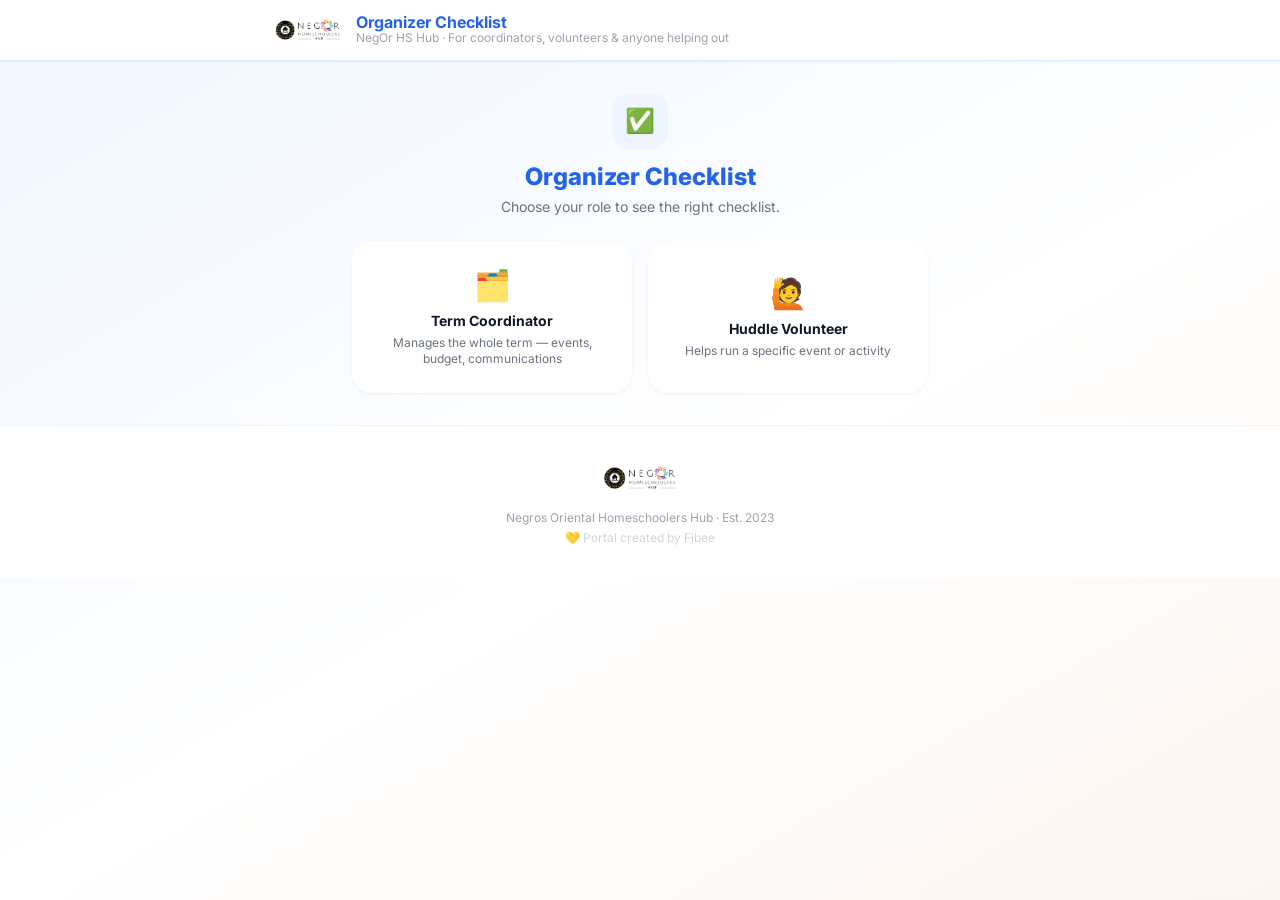
<file: checklist.html>
<!DOCTYPE html>
<html lang="en">
<head>
  <meta charset="UTF-8" />
  <meta name="viewport" content="width=device-width, initial-scale=1.0" />
  <title>Organizer Checklist — NegOr HS Hub</title>
  <link rel="preconnect" href="https://fonts.googleapis.com" />
  <link rel="preconnect" href="https://fonts.gstatic.com" crossorigin />
  <link rel="preload" href="https://fonts.googleapis.com/css2?family=Inter:wght@300;400;500;600;700;800&display=swap" as="style" onload="this.onload=null;this.rel='stylesheet'" />
  <noscript><link href="https://fonts.googleapis.com/css2?family=Inter:wght@300;400;500;600;700;800&display=swap" rel="stylesheet" /></noscript>
  <link rel="stylesheet" href="tailwind.min.css" />
  <style>
    :root {
      --t:    #B5451B;
      --t-dk: #8B3214;
      --b:    #2563eb;
      --b-lt: #eff6ff;
      --b-pl: #dbeafe;
    }
    * { box-sizing: border-box; }
    body { font-family:'Inter',sans-serif; background:linear-gradient(150deg,#eff6ff 0%,#fff 55%,#fdf5ef 100%); min-height:100vh; }

    /* Role picker */
    .role-btn { border:2px solid transparent; border-radius:1.25rem; padding:1.5rem 1.25rem;
                background:#fff; cursor:pointer; text-align:center; transition:all .2s;
                box-shadow:0 1px 3px rgba(0,0,0,.05); }
    .role-btn:hover { border-color:#2563eb; background:#eff6ff; }
    .role-btn.active { border-color:#2563eb; background:#eff6ff; }

    /* Phase header */
    .phase-header { display:flex; align-items:center; gap:.75rem; padding:.5rem 0;
                    font-size:.75rem; font-weight:700; text-transform:uppercase; letter-spacing:.08em;
                    color:#6b7280; margin-top:1.5rem; margin-bottom:.5rem; }
    .phase-header::after { content:''; flex:1; height:1px; background:#e5e7eb; }

    /* Checklist item */
    .chk-item { display:flex; align-items:flex-start; gap:.75rem; padding:.75rem 1rem;
                background:#fff; border:1px solid #e5e7eb; border-radius:.875rem; cursor:pointer;
                transition:all .15s; }
    .chk-item:hover { border-color:#93c5fd; background:#f8faff; }
    .chk-item.done { background:#f8faff; opacity:.7; }
    .chk-item.done .chk-label { text-decoration:line-through; color:#9ca3af; }
    .chk-box { width:1.25rem; height:1.25rem; border:2px solid #d1d5db; border-radius:.375rem;
               flex-shrink:0; margin-top:.1rem; display:flex; align-items:center; justify-content:center;
               transition:all .15s; }
    .chk-item.done .chk-box { background:#2563eb; border-color:#2563eb; }
    .chk-label { font-size:.875rem; font-weight:500; color:#111827; }
    .chk-note  { font-size:.75rem; color:#6b7280; margin-top:.15rem; }

    /* Progress bar */
    .prog-bar { height:.5rem; background:#e5e7eb; border-radius:999px; overflow:hidden; }
    .prog-fill { height:100%; background:linear-gradient(90deg,#3b82f6,#2563eb); border-radius:999px;
                 transition:width .4s cubic-bezier(.4,0,.2,1); }

    /* Workflow guide */
    .guide-step { border-left:2px solid #93c5fd; padding:.75rem .75rem .75rem 1.25rem; margin-bottom:.75rem; }
    .guide-step-title { font-weight:700; font-size:.8rem; color:#1e40af; margin-bottom:.25rem; }
    .guide-step p { font-size:.8rem; color:#374151; }

    /* Print styles */
    @media print {
      body { background:#fff !important; }
      #role-picker-section, #guide-toggle-btn, #reset-btn,
      header, footer, .no-print { display:none !important; }
      .chk-item { border:none; padding:.4rem 0; }
      .phase-header { margin-top:1rem; }
      .chk-box { border:1.5px solid #999; }
      .chk-item.done .chk-box { background:#2563eb; }
    }
  </style>
</head>
<body>

<!-- ═══ HEADER ═══ -->
<header class="bg-white shadow-sm sticky top-0 z-20 no-print" style="border-bottom:1px solid var(--b-pl)">
  <div class="max-w-3xl mx-auto px-4 py-3 flex items-center gap-3">
    <a href="index.html">
      <img src="logo.webp" alt="NegOr Homeschoolers Hub" class="h-9 w-auto object-contain flex-shrink-0"
           onerror="this.style.display='none'" />
    </a>
    <div class="flex-1">
      <p class="font-bold leading-none" style="color:var(--b)">Organizer Checklist</p>
      <p class="text-xs text-gray-400">NegOr HS Hub · For coordinators, volunteers &amp; anyone helping out</p>
    </div>
  </div>
</header>

<!-- ═══ ROLE PICKER ═══ -->
<div id="role-picker-section" class="max-w-3xl mx-auto px-4 pt-8 pb-4">
  <div class="text-center mb-6">
    <div class="w-14 h-14 rounded-2xl flex items-center justify-center mx-auto mb-3" style="background:var(--b-lt)">
      <span class="text-2xl">✅</span>
    </div>
    <h1 class="text-2xl font-extrabold" style="color:var(--b)">Organizer Checklist</h1>
    <p class="text-sm text-gray-500 mt-1">Choose your role to see the right checklist.</p>
  </div>

  <div class="grid grid-cols-1 sm:grid-cols-2 gap-4 max-w-xl mx-auto">
    <button class="role-btn" onclick="selectRole('coordinator')">
      <div class="text-3xl mb-2">🗂️</div>
      <div class="font-bold text-gray-900 text-sm">Term Coordinator</div>
      <div class="text-xs text-gray-500 mt-1">Manages the whole term — events, budget, communications</div>
    </button>
    <button class="role-btn" onclick="selectRole('volunteer')">
      <div class="text-3xl mb-2">🙋</div>
      <div class="font-bold text-gray-900 text-sm">Huddle Volunteer</div>
      <div class="text-xs text-gray-500 mt-1">Helps run a specific event or activity</div>
    </button>
  </div>
</div>

<!-- ═══ CHECKLIST SECTION ═══ -->
<div id="checklist-section" class="hidden max-w-3xl mx-auto px-4 pb-16">

  <!-- Top bar -->
  <div class="flex items-center gap-3 mb-4 flex-wrap no-print">
    <button onclick="resetRole()" class="text-xs text-blue-600 font-semibold flex items-center gap-1 hover:underline">
      ← Change role
    </button>
    <div class="flex-1"></div>
    <button id="guide-toggle-btn" onclick="toggleGuide()"
            class="text-xs px-3 py-1.5 rounded-lg font-semibold border border-blue-200 text-blue-600 hover:bg-blue-50 transition">
      📖 Show workflow guide
    </button>
    <button onclick="window.print()"
            class="text-xs px-3 py-1.5 rounded-lg font-semibold border border-gray-200 text-gray-600 hover:bg-gray-50 transition">
      🖨 Print reference
    </button>
    <button id="reset-btn" onclick="resetChecklist()"
            class="text-xs px-3 py-1.5 rounded-lg font-semibold border border-red-100 text-red-500 hover:bg-red-50 transition">
      ↺ Reset
    </button>
  </div>

  <!-- Role title -->
  <div id="role-title" class="mb-4">
    <h2 id="role-heading" class="text-xl font-extrabold text-gray-900"></h2>
    <p id="role-sub" class="text-xs text-gray-500 mt-0.5"></p>
  </div>

  <!-- Volunteer: event picker -->
  <div id="event-picker-wrap" class="hidden mb-5 no-print">
    <label class="block text-xs font-semibold text-gray-600 mb-1">Which event is this for?</label>
    <select id="event-picker" onchange="onEventPick()"
            class="w-full border border-gray-200 rounded-xl px-3 py-2.5 text-sm focus:outline-none focus:ring-2 focus:ring-blue-300">
      <option value="">— Select event —</option>
    </select>
    <p class="text-xs text-gray-400 mt-1">Your progress is saved per event.</p>
  </div>

  <!-- Progress -->
  <div class="mb-5">
    <div class="flex items-center justify-between text-xs text-gray-500 mb-1">
      <span id="prog-label">0 of 0 done</span>
      <span id="prog-pct">0%</span>
    </div>
    <div class="prog-bar"><div id="prog-fill" class="prog-fill" style="width:0%"></div></div>
  </div>

  <!-- Workflow guide (collapsible) -->
  <div id="guide-panel" class="hidden mb-6 rounded-2xl overflow-hidden no-print"
       style="background:#eff6ff; border:1px solid #dbeafe">
    <div class="px-5 py-3 border-b border-blue-100">
      <h3 class="font-bold text-blue-900 text-sm">📖 Workflow Guide</h3>
      <p id="guide-intro" class="text-xs text-blue-700 mt-0.5"></p>
    </div>
    <div id="guide-steps" class="px-5 py-4 space-y-1"></div>
  </div>

  <!-- Checklist items -->
  <div id="checklist-items"></div>

  <!-- All done banner -->
  <div id="all-done" class="hidden mt-6 text-center py-8 rounded-2xl"
       style="background:#eff6ff; border:1px solid #bfdbfe">
    <div class="text-4xl mb-2">🎉</div>
    <p class="font-bold text-blue-900">You're all set!</p>
    <p class="text-sm text-blue-700 mt-1">Everything on this checklist is complete.</p>
  </div>

</div>

<!-- ═══ FOOTER ═══ -->
<footer class="mt-4 py-8 border-t border-gray-100 bg-white no-print">
  <div class="max-w-3xl mx-auto px-4 text-center">
    <img src="logo.webp" alt="NegOr Homeschoolers Hub" class="h-10 mx-auto mb-3 object-contain"
         onerror="this.style.display='none'" />
    <p class="text-xs text-gray-400 mb-1">Negros Oriental Homeschoolers Hub · Est. 2023</p>
    <p class="text-xs text-gray-300">💛 Portal created by Fibee</p>
  </div>
</footer>

<script>
const APPS_SCRIPT_URL = 'https://script.google.com/macros/s/AKfycbyAccFyFzcNgGN2FdiyACxSBvTxIdVy3M0lPSEsph17vrhzzY5cbFvQGDCTQXtSK_G__w/exec';

/* ─── CHECKLIST DEFINITIONS ──────────────────────────────────────── */

const COORD_CHECKLIST = {
  role: 'coordinator',
  heading: '🗂️ Term Coordinator Checklist',
  sub: 'Term-level responsibilities — planning, budget, communications, and wrap-up',
  guideIntro: 'Your role spans the whole term. Here\'s what to focus on at each stage.',
  guide: [
    {
      title: '📋 Start of Term',
      body: 'Meet with co-coordinators, confirm the term theme, create the term calendar, and set up shared documents (Google Drive folder, group chat). Post the term calendar to the FB group early so families can save the date.'
    },
    {
      title: '📅 During Term — Per Event',
      body: 'For each huddle: create the event in the Hub, coordinate with the Huddle Volunteer team (who will handle the Facebook announcement), track registrations, and handle payment queries. Keep the group updated after each event.'
    },
    {
      title: '📊 Between Huddles',
      body: 'Follow up on unpaid registrations, update the budget tracker,  and respond to member questions. Coordinate with topic volunteers for upcoming events.'
    },
    {
      title: '🏁 End of Term',
      body: 'Collect feedback from families and volunteers. Submit the end-of-term report to the core team. Archive the term drive folder and hand off notes to the incoming coordinator.'
    }
  ],
  phases: [
    {
      label: '📋 Start of Term',
      items: [
      //  { id:'c01', label:'Meet co-coordinators and confirm term plan', note:'Align on theme, schedule, and responsibilities' },
        { id:'c02', label:'Create the term calendar (dates + event types)', note:'Share with core group members' },
        { id:'c03', label:'Set up shared Google Drive folder for the term', note:'Example subfolders: Events, Finance, Photos, Resources, etc.' },
      //  { id:'c04', label:'Announce term plan in the FB group', note:'Include dates and how to register' },
        { id:'c05', label:'Confirm Huddle Volunteer teams per event', note:'At least 2 volunteers per event' },
        { id:'c21', label:'Post term calendar to FB Group (save the date)', note:'' }
      ]
    },
    {
      label: '📅 Per-Event Setup',
      items: [
      //  { id:'c06', label:'Create event in the Hub (Event Setup page)', note:'Include venue, fee, registration type, Drive folder link' },
      //  { id:'c07', label:'Prepare and post event announcement on Facebook', note:'Assigned to Huddle Volunteer' },
      //  { id:'c08', label:'Brief the Huddle Volunteer team', note:'Share checklist, venue contact, and logistics' },
        { id:'c08', label:'Add event photo folder URL in Event Setup', note:'So the Photo Archive page shows the Drive link' },
        { id:'c09', label:'Prepare payment QR code + track registrations', note:'Check Admin Dashboard before the event' },
      //  { id:'c10', label:'Confirm venue, headcount, and materials list', note:'3 days before the event' }
      ]
    },
    {
      label: '📆 During Term',
      items: [
      //  { id:'c11', label:'Follow up on unpaid registrations', note:'Use Admin Dashboard → mark paid when confirmed' },
      //  { id:'c12', label:'Post event reminders (1 week + 1 day before)', note:'Tag the FB group and group chat' },
        { id:'c13', label:'Update budget tracker after each event', note:'Income (fees collected) and expenses' },
        { id:'c14', label:'Publish Recap Corner post after each event', note:'Use the Recap Corner page; include sections + photos' },
      ]
    },
    {
      label: '🏁 End of Term',
      items: [
      //  { id:'c16', label:'Collect feedback from families and volunteers', note:'Google Form or FB poll' },
        { id:'c17', label:'Write and submit end-of-term report', note:'Attendance totals, highlights, budget summary' },
      //  { id:'c18', label:'Archive Drive folder and label it clearly', note:'e.g. "Term 3 AY 2025–2026"' },
        { id:'c19', label:'Hand off to incoming coordinator', note:'Share notes, login credentials, ongoing issues' },
        { id:'c20', label:'Thank the volunteer team 🙏', note:'Post appreciation in the group' }
      ]
    }
  ]
};

const VOL_CHECKLIST = {
  role: 'volunteer',
  heading: '🙋 Huddle Volunteer Checklist',
  sub: 'Event-specific tasks — what to do before, during, and after your assigned huddle',
  guideIntro: 'As a Huddle Volunteer, your job is to make the event run smoothly on the day. Here\'s the flow.',
  guide: [
    {
      title: '📅 2–4 Weeks Before',
      body: 'Convene with other Huddle Volunteers and the Term Coordinator to finalize event details. Review the event, confirm your role, agree on awards, and start preparing your materials. Post the Facebook announcement 2 weeks before the event.'
    },
    {
      title: '🗓 Week Before',
      body: 'Do a final check-in with the coordinator. Confirm headcount, finalize your role, and prepare printed materials (name tags, sign-in sheets, programs). Check that the venue is confirmed and accessible.'
    },
    {
      title: '🎉 Day of Event',
      body: 'Arrive 30–45 minutes early. Set up the registration desk, welcome families, manage the sign-in sheet, help with program flow, assist the host, speakers, and facilitators. Keep things warm and welcoming!'
    },
    {
      title: '✅ After the Event',
      body: 'Help with pack-up, submit your attendance count to the coordinator. Upload your photos to the Google Drive folder. Share quick feedback — 1 thing that went well and 1 thing to improve.'
    }
  ],
  phases: [
    {
      label: '📅 3–4 Weeks Before',
      items: [
        { id:'v02', label:'Review event details (date, time, venue, fee, format)', note:'Convene with other Huddle Volunteers & Term Coordinator to finalize the event details' },
        { id:'v03', label:'Know your assigned tasks and who to coordinate with', note:'' },
        { id:'v_awards', label:'Agree on the awards to be given for this event', note:'Awards will be presented on Learners\' Day' },
        { id:'v04', label:'Prepare any materials you\'re responsible for', note:'e.g. activity supplies, name tag blanks, printed programs, certificates, pin designs' },
        { id:'v_fb', label:'Prepare and post event announcement on Facebook', note:'Post 2 weeks before; include registration link' }
      ]
    },
    {
      label: '🗓 Week Before',
      items: [
      //  { id:'v05', label:'Final check-in with Term Coordinator', note:'Confirm headcount, any last-minute changes' },
        { id:'v06', label:'Print sign-in sheets and name tags', note:'Bring extras — some families register on the day' },
        { id:'v07', label:'Confirm venue access and setup instructions', note:'' },
        { id:'v08', label:'Remind assigned helpers of their tasks', note:'Send a reminder the day before via group chat' }
      ]
    },
    {
      label: '🎉 Day of Event',
      items: [
        { id:'v09', label:'Arrive 30–45 minutes early', note:'Early setup prevents last-minute stress' },
        { id:'v10', label:'Set up registration desk and welcome area', note:'Sign-in sheet, name tags, fee collection materials' },
        { id:'v11', label:'Welcome families and assist with registration', note:'Mark attendance, collect fees, hand out name tags' },
        { id:'v12', label:'Assist with program flow (intro, transitions, closing)', note:'Coordinate with host & speaker/facilitator' },
        { id:'v13', label:'Take photos throughout the event', note:'Candid + group shots; upload to Google Drive folder after' },
        { id:'v14', label:'Keep the event on schedule', note:'' }
      ]
    },
    {
      label: '✅ After the Event',
      items: [
        { id:'v15', label:'Help with pack-up and venue cleanup', note:'Leave the space better than you found it' },
        { id:'v16', label:'Submit attendance count to the Term Coordinator', note:'Total families + children who attended' },
        { id:'v17', label:'Upload photos to the event\'s Google Drive folder', note:'Find the folder link on the Photo Archive page' },
        { id:'v18', label:'Share feedback with the coordinator', note:'1 thing that went well + 1 thing to improve' }
      ]
    }
  ]
};

/* ─── STATE ──────────────────────────────────────────────────────── */
var currentRole  = null;
var currentEvent = null;
var checklist    = [];
var guideVisible = false;
var events       = [];

/* ─── ROLE ────────────────────────────────────────────────────────── */
function selectRole(role) {
  currentRole = role;
  document.getElementById('role-picker-section').classList.add('hidden');
  document.getElementById('checklist-section').classList.remove('hidden');

  var def = role === 'coordinator' ? COORD_CHECKLIST : VOL_CHECKLIST;
  document.getElementById('role-heading').textContent = def.heading;
  document.getElementById('role-sub').textContent     = def.sub;
  document.getElementById('guide-intro').textContent  = def.guideIntro;

  buildGuide(def);

  if (role === 'volunteer') {
    document.getElementById('event-picker-wrap').classList.remove('hidden');
    loadEvents();
  } else {
    document.getElementById('event-picker-wrap').classList.add('hidden');
    buildChecklist('TERM');
  }
}

function resetRole() {
  currentRole  = null;
  currentEvent = null;
  checklist    = [];
  guideVisible = false;
  document.getElementById('guide-panel').classList.add('hidden');
  document.getElementById('guide-toggle-btn').textContent = '📖 Show workflow guide';
  document.getElementById('checklist-section').classList.add('hidden');
  document.getElementById('role-picker-section').classList.remove('hidden');
}

/* ─── EVENTS (volunteer) ─────────────────────────────────────────── */
async function loadEvents() {
  try {
    var res  = await fetch(APPS_SCRIPT_URL + '?action=getActiveEvents');
    var data = await res.json();
    events = (data.success && data.data) ? data.data : [];
    var sel = document.getElementById('event-picker');
    sel.innerHTML = '<option value="">— Select event —</option>';
    events.forEach(function(ev) {
      var opt = document.createElement('option');
      opt.value       = ev['event_id'] || ev['id'] || '';
      opt.textContent = (ev['event_title'] || 'Event') +
                        (ev['event_date'] ? '  ·  ' + fmtDateShort(ev['event_date']) : '');
      sel.appendChild(opt);
    });
  } catch(e) { /* ignore, checklist still works without events */ }
}

function onEventPick() {
  var sel = document.getElementById('event-picker');
  currentEvent = sel.value || null;
  if (currentEvent) buildChecklist('EVENT-' + currentEvent);
  else {
    document.getElementById('checklist-items').innerHTML = '';
    updateProgress();
  }
}

/* ─── CHECKLIST BUILD ────────────────────────────────────────────── */
function buildChecklist(storageKey) {
  var def   = currentRole === 'coordinator' ? COORD_CHECKLIST : VOL_CHECKLIST;
  var saved = loadProgress(storageKey);

  checklist = [];
  def.phases.forEach(function(phase) {
    phase.items.forEach(function(item) {
      checklist.push({
        id: item.id, label: item.label, note: item.note,
        phase: phase.label, done: !!(saved && saved[item.id])
      });
    });
  });

  renderChecklist();
  updateProgress(storageKey);
}

function renderChecklist() {
  var container = document.getElementById('checklist-items');
  var html      = '';
  var lastPhase = null;

  checklist.forEach(function(item, idx) {
    if (item.phase !== lastPhase) {
      lastPhase = item.phase;
      html += '<div class="phase-header">' + escHtml(item.phase) + '</div>';
    }
    var checkSvg = item.done
      ? '<svg class="w-3 h-3" style="color:#fff" fill="none" viewBox="0 0 24 24" stroke="currentColor"><path stroke-linecap="round" stroke-linejoin="round" stroke-width="3" d="M5 13l4 4L19 7"/></svg>'
      : '';
    html +=
      '<div class="chk-item ' + (item.done ? 'done' : '') + ' mb-2" onclick="toggleItem(' + idx + ')">' +
        '<div class="chk-box">' + checkSvg + '</div>' +
        '<div>' +
          '<div class="chk-label">' + escHtml(item.label) + '</div>' +
          (item.note ? '<div class="chk-note">' + escHtml(item.note) + '</div>' : '') +
        '</div>' +
      '</div>';
  });

  container.innerHTML = html;
}

function toggleItem(idx) {
  checklist[idx].done = !checklist[idx].done;
  var storageKey = currentRole === 'coordinator' ? 'TERM' : ('EVENT-' + (currentEvent || 'none'));
  saveProgress(storageKey);
  renderChecklist();
  updateProgress(storageKey);
}

function resetChecklist() {
  if (!confirm('Reset all items on this checklist?')) return;
  checklist.forEach(function(item) { item.done = false; });
  var storageKey = currentRole === 'coordinator' ? 'TERM' : ('EVENT-' + (currentEvent || 'none'));
  saveProgress(storageKey);
  renderChecklist();
  updateProgress(storageKey);
}

/* ─── PROGRESS ───────────────────────────────────────────────────── */
function updateProgress() {
  var total = checklist.length;
  var done  = checklist.filter(function(i) { return i.done; }).length;
  var pct   = total ? Math.round(done / total * 100) : 0;

  document.getElementById('prog-label').textContent = done + ' of ' + total + ' done';
  document.getElementById('prog-pct').textContent   = pct + '%';
  document.getElementById('prog-fill').style.width  = pct + '%';

  var allDone = document.getElementById('all-done');
  if (total > 0 && done === total) allDone.classList.remove('hidden');
  else allDone.classList.add('hidden');
}

/* ─── WORKFLOW GUIDE ─────────────────────────────────────────────── */
function buildGuide(def) {
  var container = document.getElementById('guide-steps');
  container.innerHTML = def.guide.map(function(step) {
    return '<div class="guide-step">' +
             '<div class="guide-step-title">' + escHtml(step.title) + '</div>' +
             '<p>' + escHtml(step.body) + '</p>' +
           '</div>';
  }).join('');
}

function toggleGuide() {
  guideVisible = !guideVisible;
  var panel = document.getElementById('guide-panel');
  var btn   = document.getElementById('guide-toggle-btn');
  panel.classList.toggle('hidden', !guideVisible);
  btn.textContent = guideVisible ? '📖 Hide workflow guide' : '📖 Show workflow guide';
}

/* ─── LOCAL STORAGE ──────────────────────────────────────────────── */
var STORAGE_PREFIX = 'nhh_checklist_';

function saveProgress(key) {
  var state = {};
  checklist.forEach(function(item) { state[item.id] = item.done; });
  try { localStorage.setItem(STORAGE_PREFIX + key, JSON.stringify(state)); } catch(e) {}
}

function loadProgress(key) {
  try {
    var raw = localStorage.getItem(STORAGE_PREFIX + key);
    return raw ? JSON.parse(raw) : null;
  } catch(e) { return null; }
}

/* ─── HELPERS ────────────────────────────────────────────────────── */
function escHtml(s) {
  return String(s || '').replace(/&/g,'&amp;').replace(/</g,'&lt;').replace(/>/g,'&gt;').replace(/"/g,'&quot;');
}
function fmtDateShort(d) {
  if (!d) return '';
  try {
    var p = d.split('-');
    var months = ['Jan','Feb','Mar','Apr','May','Jun','Jul','Aug','Sep','Oct','Nov','Dec'];
    return months[parseInt(p[1])-1] + ' ' + parseInt(p[2]);
  } catch(e) { return d; }
}
</script>

</body>
</html>
</file>
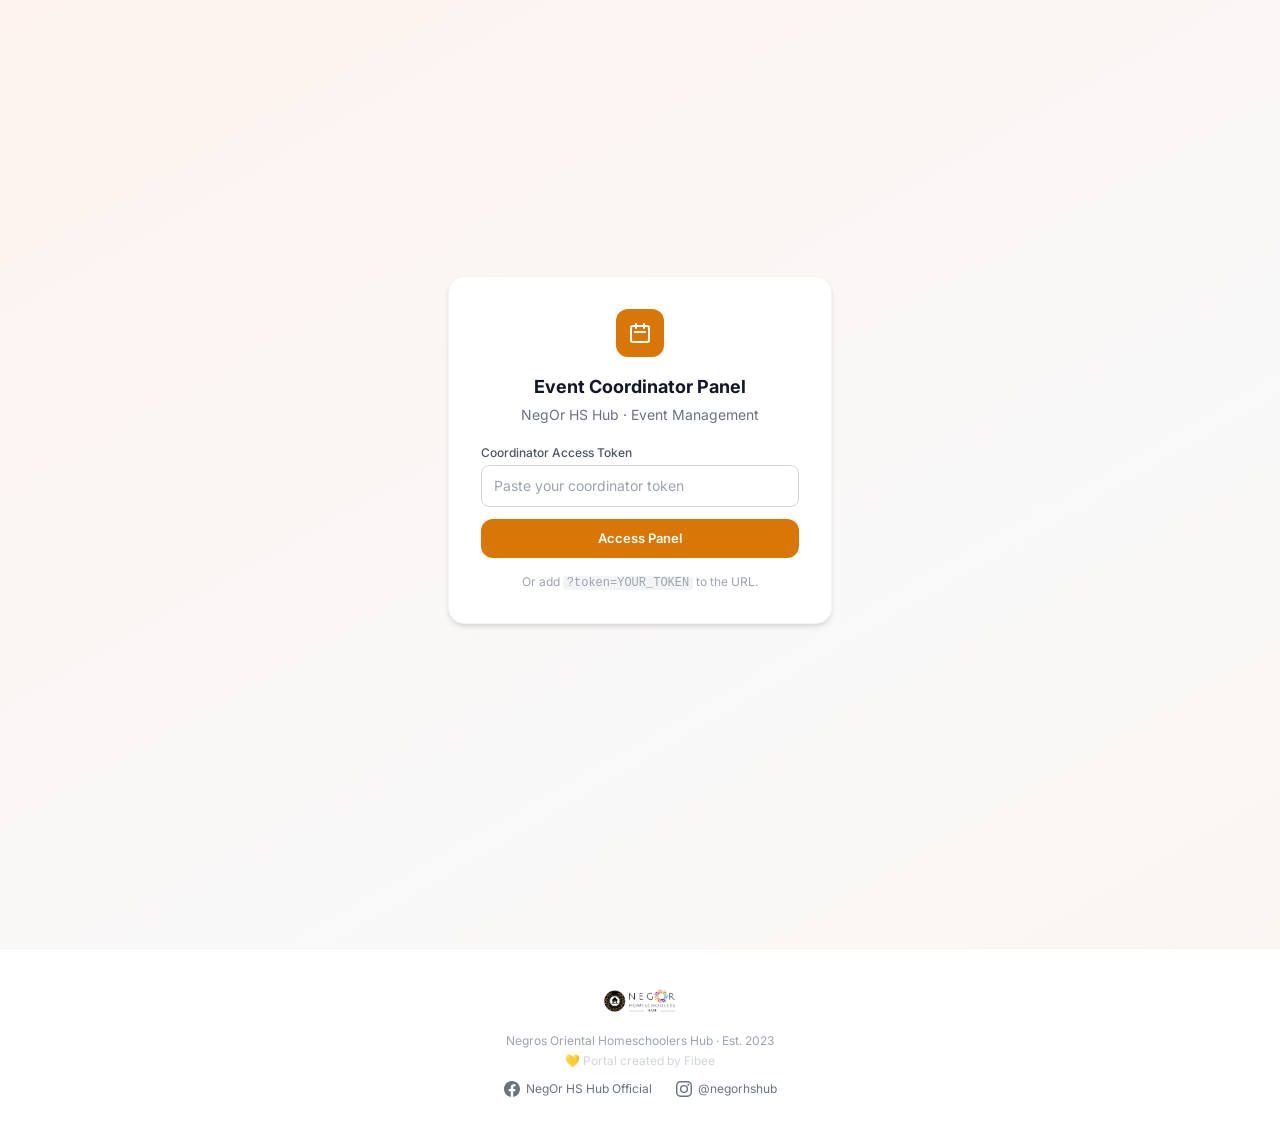
<file: event-setup.html>
<!DOCTYPE html>
<html lang="en">
<head>
  <meta charset="UTF-8" />
  <meta name="viewport" content="width=device-width, initial-scale=1.0" />
  <title>Event Setup — NegOr HS Hub</title>
  <link rel="preconnect" href="https://fonts.googleapis.com" />
  <link rel="preconnect" href="https://fonts.gstatic.com" crossorigin />
  <link rel="preload" href="https://fonts.googleapis.com/css2?family=Inter:wght@300;400;500;600;700&display=swap" as="style" onload="this.onload=null;this.rel='stylesheet'" />
  <noscript><link href="https://fonts.googleapis.com/css2?family=Inter:wght@300;400;500;600;700&display=swap" rel="stylesheet" /></noscript>
  <link rel="stylesheet" href="tailwind.min.css" />
  <style>
    :root {
      --t:    #B5451B;
      --t-dk: #8B3214;
      --t-md: #D4714E;
      --t-lt: #FEF3EE;
      --t-pal:#F9DDD0;
      --ev:   #d97706;
      --ev-dk:#b45309;
      --ev-lt:#fffbeb;
    }
    body { font-family:'Inter',sans-serif; background:linear-gradient(150deg,#FEF3EE 0%,#f9f9f9 60%,#fdf5ef 100%); min-height:100vh; }

    /* Tabs */
    .tab-btn { padding:.5rem 1.25rem; font-size:.875rem; font-weight:500; border-bottom:2px solid transparent;
               color:#6b7280; cursor:pointer; transition:color .15s, border-color .15s; white-space:nowrap; }
    .tab-btn.active { color:var(--t); border-color:var(--t); font-weight:600; }
    .tab-pane { display:none; }
    .tab-pane.active { display:block; }

    /* Status badges */
    .badge { display:inline-flex; align-items:center; gap:.2rem; padding:.2rem .55rem; border-radius:999px;
             font-size:.65rem; font-weight:700; text-transform:uppercase; letter-spacing:.05em; }
    .badge-draft  { background:#f3f4f6; color:#6b7280; }
    .badge-active { background:#dcfce7; color:#15803d; }
    .badge-closed { background:#fee2e2; color:#991b1b; }

    /* Table */
    .tbl th { padding:.6rem 1rem; font-size:.7rem; font-weight:700; text-transform:uppercase;
              letter-spacing:.06em; color:#9ca3af; background:#fafafa; border-bottom:1px solid #f3f4f6; }
    .tbl td { padding:.75rem 1rem; font-size:.8125rem; color:#374151; border-bottom:1px solid #f9fafb; vertical-align:top; }
    .tbl tr:hover td { background:var(--t-lt); }

    /* Inputs */
    .label { display:block; font-size:.8rem; font-weight:500; color:#374151; margin-bottom:.25rem; }
    .inp   { width:100%; padding:.6rem .875rem; border:1px solid #d1d5db; border-radius:.625rem;
             font-size:.875rem; outline:none; background:white; transition:border-color .15s, box-shadow .15s; }
    .inp:focus { border-color:var(--t); box-shadow:0 0 0 3px rgba(181,69,27,.12); }
    .focus-t:focus { outline:none; border-color:var(--t)!important; box-shadow:0 0 0 2px var(--t-pal)!important; }

    /* Buttons */
    .btn-p  { display:inline-flex; align-items:center; gap:.3rem; padding:.6rem 1.2rem;
              background:var(--t); color:#fff; border-radius:.75rem; font-size:.8125rem; font-weight:600;
              border:none; cursor:pointer; transition:background .15s; }
    .btn-p:hover  { background:var(--t-dk); }
    .btn-p:disabled { opacity:.6; cursor:not-allowed; }
    .btn-sm { display:inline-flex; align-items:center; gap:.2rem; padding:.3rem .7rem;
              border-radius:.5rem; font-size:.75rem; font-weight:600; cursor:pointer; border:none; transition:background .15s; }
    .btn-activate { background:#dcfce7; color:#15803d; }
    .btn-activate:hover { background:#bbf7d0; }
    .btn-close-ev { background:#fee2e2; color:#991b1b; }
    .btn-close-ev:hover { background:#fecaca; }
    .btn-view { background:var(--t-pal); color:var(--t-dk); }
    .btn-view:hover { background:#F9DDD0; }
    .btn-copy { background:#eff6ff; color:#1d4ed8; }
    .btn-copy:hover { background:#dbeafe; }
    .btn-outline { background:white; border:1px solid #e5e7eb; color:#4b5563; border-radius:.625rem;
                   padding:.5rem 1rem; font-size:.8125rem; font-weight:500; cursor:pointer; transition:background .15s; }
    .btn-outline:hover { background:#f9fafb; }

    /* Form drawer */
    #new-event-form { display:none; }
    #new-event-form.open { display:block; }

    /* Role pills */
    .role-pill { display:inline-block; padding:.15rem .5rem; border-radius:999px; font-size:.7rem; font-weight:600; }
    .role-organizer { background:#ede9fe; color:#5b21b6; }
    .role-volunteer { background:#fef3c7; color:#92400e; }
    .role-attendee  { background:#f3f4f6; color:#6b7280; }
  </style>
</head>
<body>

<!-- ═══ LOGIN GATE ═══ -->
<div id="login-gate" class="min-h-screen flex items-center justify-center px-4">
  <div class="bg-white rounded-2xl shadow-md border border-gray-100 p-8 w-full max-w-sm text-center">
    <div class="w-12 h-12 rounded-xl flex items-center justify-center mx-auto mb-4" style="background:var(--ev)">
      <svg class="w-6 h-6 text-white" fill="none" viewBox="0 0 24 24" stroke="currentColor">
        <path stroke-linecap="round" stroke-linejoin="round" stroke-width="2"
              d="M8 7V3m8 4V3m-9 8h10M5 21h14a2 2 0 002-2V7a2 2 0 00-2-2H5a2 2 0 00-2 2v12a2 2 0 002 2z"/>
      </svg>
    </div>
    <h1 class="text-lg font-bold text-gray-900 mb-1">Event Coordinator Panel</h1>
    <p class="text-sm text-gray-500 mb-5">NegOr HS Hub · Event Management</p>
    <div class="mb-3">
      <label class="block text-xs font-medium text-gray-600 mb-1 text-left">Coordinator Access Token</label>
      <input id="token-input" type="password" placeholder="Paste your coordinator token"
             class="w-full px-3 py-2.5 border border-gray-300 rounded-lg text-sm focus-t"
             onkeydown="if(event.key==='Enter') doLogin()" />
    </div>
    <p id="login-err" class="hidden text-xs text-red-600 mb-2">Invalid token. Please try again.</p>
    <button onclick="doLogin()" class="btn-p w-full justify-center py-2.5" style="background:var(--ev)">
      Access Panel
    </button>
    <p class="text-xs text-gray-400 mt-4">
      Or add <code class="bg-gray-100 px-1 rounded">?token=YOUR_TOKEN</code> to the URL.
    </p>
  </div>
</div>

<!-- ═══ MAIN PANEL ═══ -->
<div id="dashboard" class="hidden min-h-screen">

  <!-- Header -->
  <header class="bg-white border-b border-gray-200 sticky top-0 z-20">
    <div class="max-w-6xl mx-auto px-4 py-3 flex items-center justify-between gap-4">
      <div class="flex items-center gap-3">
        <a href="index.html">
          <img src="logo.webp" alt="NegOr Homeschoolers Hub" class="h-8 w-auto object-contain flex-shrink-0"
               onerror="this.style.display='none'" />
        </a>
        <div>
          <p class="text-sm font-bold text-gray-900 leading-none">NegOr HS Hub</p>
          <p class="text-xs text-gray-400">Event Coordinator Panel</p>
        </div>
      </div>
      <div class="flex items-center gap-2">
        <button onclick="loadEvents()" class="btn-outline flex items-center gap-1.5 text-xs">
          <svg class="w-3.5 h-3.5" fill="none" viewBox="0 0 24 24" stroke="currentColor">
            <path stroke-linecap="round" stroke-linejoin="round" stroke-width="2"
              d="M4 4v5h.582m15.356 2A8.001 8.001 0 004.582 9m0 0H9m11 11v-5h-.581m0 0a8.003 8.003 0 01-15.357-2m15.357 2H15"/>
          </svg>
          Refresh
        </button>
        <button onclick="doLogout()" class="text-xs text-red-600 hover:text-red-800 font-medium px-2 py-1.5">Sign out</button>
      </div>
    </div>

    <!-- Tabs -->
    <div class="max-w-6xl mx-auto px-4 flex gap-0 border-t border-gray-100">
      <button class="tab-btn active" onclick="switchTab('events')">📅 My Events</button>
      <button class="tab-btn" onclick="switchTab('registrations')">👥 Registrations</button>
    </div>
  </header>

  <div class="max-w-6xl mx-auto px-4 py-6">

    <!-- ═══ TAB: EVENTS ═══ -->
    <div id="tab-events" class="tab-pane active">

      <!-- New event toggle -->
      <div class="flex items-center justify-between mb-5">
        <div>
          <h2 class="text-lg font-bold text-gray-900">Events</h2>
          <p class="text-xs text-gray-400 mt-0.5">Create and manage quarterly huddles and special events.</p>
        </div>
        <button onclick="toggleNewEventForm()" class="btn-p">
          <svg class="w-4 h-4" fill="none" viewBox="0 0 24 24" stroke="currentColor">
            <path stroke-linecap="round" stroke-linejoin="round" stroke-width="2" d="M12 4v16m8-8H4"/>
          </svg>
          New Event
        </button>
      </div>

      <!-- New Event Form -->
      <div id="new-event-form" class="bg-white rounded-2xl border border-gray-200 shadow-sm p-6 mb-6">
        <h3 class="text-sm font-bold text-gray-800 mb-4">Create New Event</h3>
        <div class="grid grid-cols-1 sm:grid-cols-2 gap-4">

          <!-- Title -->
          <div class="sm:col-span-2">
            <label class="label">Event Title <span class="text-red-500">*</span></label>
            <input id="ne-title" type="text" class="inp" placeholder="e.g., Learners' Day 2026" />
          </div>

          <!-- Date, Start Time, End Time (3 columns) -->
          <div class="sm:col-span-2 grid grid-cols-1 sm:grid-cols-3 gap-3">
            <div>
              <label class="label">Event Date <span class="text-red-500">*</span></label>
              <input id="ne-date" type="date" class="inp" />
            </div>
            <div>
              <label class="label">Start Time</label>
              <input id="ne-start-time" type="time" class="inp" />
            </div>
            <div>
              <label class="label">End Time</label>
              <input id="ne-end-time" type="time" class="inp" />
            </div>
          </div>

          <!-- Venue -->
          <div class="sm:col-span-2">
            <label class="label">Venue <span class="text-red-500">*</span></label>
            <input id="ne-venue" type="text" class="inp" placeholder="e.g., Rizal Blvd, Dumaguete" />
          </div>

          <!-- Fee and Registration Type -->
          <div>
            <label class="label">Registration Fee (₱) <span class="text-red-500">*</span></label>
            <input id="ne-fee" type="number" class="inp" placeholder="e.g., 200" min="0" />
          </div>
          <div>
            <label class="label">Fee is charged</label>
            <select id="ne-reg-type" class="inp bg-white">
              <option value="per_family">Per family (flat fee)</option>
              <option value="per_adult">Per adult</option>
              <option value="per_child">Per child</option>
              <option value="per_pax">Per person (adults + children)</option>
            </select>
          </div>

          <!-- Payee -->
          <div class="sm:col-span-2">
            <label class="label">Payee Name</label>
            <input id="ne-payee" type="text" class="inp" value="Debbie Uy Matiao" />
          </div>

          <!-- QR Code Upload -->
          <div class="sm:col-span-2">
            <label class="label">GCash / InstaPay QR Code <span class="text-gray-400 font-normal">(optional — families will scan this to pay)</span></label>
            <div id="ne-qr-zone"
                 onclick="document.getElementById('ne-qr-file').click()"
                 class="border-2 border-dashed rounded-xl p-4 text-center cursor-pointer transition"
                 style="border-color:#d97706; background:#fffbeb">
              <p class="text-sm font-medium" style="color:var(--ev)">📷 Click to upload QR code image</p>
              <p class="text-xs text-gray-400 mt-1">PNG or JPG</p>
            </div>
            <img id="ne-qr-preview" class="hidden mt-3 w-28 h-28 object-contain rounded-xl border border-gray-200 mx-auto" />
            <input type="file" id="ne-qr-file" accept="image/*" class="hidden" onchange="onQrSelect(this)" />
          </div>

          <!-- Photo Folder URL -->
          <div class="sm:col-span-2">
            <label class="label">Photo Folder URL <span class="text-gray-400 font-normal">(optional — Google Drive folder where anyone can upload event photos)</span></label>
            <input id="ne-photo-folder" type="url" class="inp" placeholder="https://drive.google.com/drive/folders/..." />
          </div>

          <!-- Description -->
          <div class="sm:col-span-2">
            <label class="label">Important Reminders / Notes <span class="text-gray-400 font-normal">(shown prominently on the registration page)</span></label>
            <textarea id="ne-desc" rows="3" class="inp resize-none" placeholder="What to bring, dress code, things to remember, etc."></textarea>
          </div>

        </div>
        <p class="text-xs text-gray-400 mt-3 mb-4">
          ℹ️ New events are saved as <strong>Draft</strong>. Click <strong>Activate</strong> on the event card to open registration and get the shareable link.
        </p>
        <div id="ne-err-box" class="hidden bg-red-50 border border-red-200 rounded-lg px-4 py-2.5 mb-3">
          <p id="ne-err" class="text-sm text-red-700 font-medium"></p>
        </div>
        <div class="flex gap-2">
          <button id="ne-save-btn" onclick="saveNewEvent()" class="btn-p">Save as Draft</button>
          <button onclick="toggleNewEventForm()" class="btn-outline">Cancel</button>
        </div>
      </div>

      <!-- Events list -->
      <div id="events-loading" class="text-center py-12 text-gray-400 text-sm">
        <svg class="w-5 h-5 animate-spin mx-auto mb-2 text-[#B5451B]" fill="none" viewBox="0 0 24 24">
          <circle class="opacity-25" cx="12" cy="12" r="10" stroke="currentColor" stroke-width="4"></circle>
          <path class="opacity-75" fill="currentColor" d="M4 12a8 8 0 018-8V0C5.373 0 0 5.373 0 12h4z"></path>
        </svg>
        Loading events…
      </div>
      <div id="events-empty" class="hidden text-center py-12 text-gray-400 text-sm">
        <p class="text-3xl mb-2">📅</p>
        No events yet. Create your first event above!
      </div>
      <div id="events-grid" class="hidden space-y-3"></div>

    </div><!-- /tab-events -->

    <!-- ═══ TAB: REGISTRATIONS ═══ -->
    <div id="tab-registrations" class="tab-pane">

      <div class="flex items-center justify-between mb-5">
        <div>
          <h2 class="text-lg font-bold text-gray-900">Registrations</h2>
          <p class="text-xs text-gray-400 mt-0.5">View families signed up for an event.</p>
        </div>
        <div>
          <label class="label" style="margin-bottom:.2rem">Event</label>
          <select id="reg-event-select" class="inp bg-white" style="width:auto;min-width:220px" onchange="loadRegistrations()">
            <option value="">— Select an event —</option>
          </select>
        </div>
      </div>

      <!-- Stats strip -->
      <div id="reg-stats" class="hidden flex items-center gap-4 mb-4 bg-white rounded-xl border border-gray-200 px-5 py-3 text-sm">
        <div><span id="reg-count" class="text-2xl font-bold" style="color:var(--t)">—</span> <span class="text-gray-500 text-xs">registrations</span></div>
        <div class="h-6 border-l border-gray-200"></div>
        <div><span id="reg-organizers" class="font-semibold text-purple-700">—</span> <span class="text-gray-400 text-xs">organizers</span></div>
        <div><span id="reg-volunteers" class="font-semibold text-amber-700">—</span> <span class="text-gray-400 text-xs">volunteers</span></div>
        <div><span id="reg-attendees" class="font-semibold text-gray-700">—</span> <span class="text-gray-400 text-xs">attendees</span></div>
      </div>

      <!-- Search -->
      <div class="mb-4">
        <input id="reg-search" type="text" class="inp" placeholder="Search by family name, parent, or role…"
               oninput="filterRegistrations()" />
      </div>

      <!-- Registrations table -->
      <div id="regs-loading" class="hidden text-center py-12 text-gray-400 text-sm">
        <svg class="w-5 h-5 animate-spin mx-auto mb-2 text-[#B5451B]" fill="none" viewBox="0 0 24 24">
          <circle class="opacity-25" cx="12" cy="12" r="10" stroke="currentColor" stroke-width="4"></circle>
          <path class="opacity-75" fill="currentColor" d="M4 12a8 8 0 018-8V0C5.373 0 0 5.373 0 12h4z"></path>
        </svg>
        Loading registrations…
      </div>
      <div id="regs-empty" class="hidden text-center py-12 text-gray-400 text-sm">
        <p class="text-3xl mb-2">🔍</p>
        <span id="regs-empty-msg">Select an event above to view registrations.</span>
      </div>
      <div id="regs-table-wrap" class="hidden bg-white rounded-2xl border border-gray-200 overflow-hidden">
        <div class="overflow-x-auto">
          <table class="tbl w-full">
            <thead>
              <tr>
                <th class="text-left">Family</th>
                <th class="text-left">Parents / Guardians</th>
                <th class="text-left hidden sm:table-cell">Children</th>
                <th class="text-left hidden md:table-cell">Role</th>
                <th class="text-left hidden lg:table-cell">Notes</th>
                <th class="text-left hidden md:table-cell">Proof</th>
                <th class="text-left hidden md:table-cell">Paid?</th>
                <th class="text-left hidden lg:table-cell">Date</th>
              </tr>
            </thead>
            <tbody id="regs-tbody"></tbody>
          </table>
        </div>
      </div>

    </div><!-- /tab-registrations -->

  </div>
</div><!-- /dashboard -->

<!-- ═══════════════ SCRIPT ═══════════════ -->
<script>
const APPS_SCRIPT_URL = 'https://script.google.com/macros/s/AKfycbyAccFyFzcNgGN2FdiyACxSBvTxIdVy3M0lPSEsph17vrhzzY5cbFvQGDCTQXtSK_G__w/exec';

// ── DATE / TIME HELPERS ───────────────────────────────────────
function fmtDate(d) {
  if (!d) return '';
  const p = d.split('-');
  if (p.length !== 3) return d;
  const months = ['January','February','March','April','May','June',
                  'July','August','September','October','November','December'];
  return (months[parseInt(p[1])-1] || p[1]) + ' ' + parseInt(p[2]) + ', ' + p[0];
}
function fmtTime(t) {
  if (!t) return '';
  try {
    const [h, m] = t.split(':').map(Number);
    const ampm = h >= 12 ? 'PM' : 'AM';
    const hr   = ((h % 12) || 12);
    return hr + ':' + String(m).padStart(2,'0') + ' ' + ampm;
  } catch(e) { return t; }
}

let coordToken    = '';
let allEvents     = [];
let allRegs       = [];
let activeEventId = null;
let qrFileData    = null;  // QR code for new event form
let editEventId   = null;  // null = create mode, string = edit mode

// ── LOGIN ────────────────────────────────────────────────────
document.addEventListener('DOMContentLoaded', () => {
  const urlToken = new URLSearchParams(window.location.search).get('token');
  if (urlToken) { document.getElementById('token-input').value = urlToken; doLogin(); }
});

async function doLogin() {
  const t = document.getElementById('token-input').value.trim();
  if (!t) return;
  coordToken = t;
  const errEl = document.getElementById('login-err');
  errEl.classList.add('hidden');

  try {
    // Validate token with a lightweight check before full data load
    const params = new URLSearchParams({ action: 'getEvents', token: coordToken });
    const res  = await fetch(APPS_SCRIPT_URL + '?' + params.toString());
    const data = await res.json();

    if (data.error === 'Unauthorized') {
      coordToken = '';
      errEl.textContent = 'Invalid token. Please check and try again.';
      errEl.classList.remove('hidden');
      return;
    }

    // Token is valid (even if data is empty or sheet not set up yet)
    allEvents = data.data || [];
    document.getElementById('login-gate').classList.add('hidden');
    document.getElementById('dashboard').classList.remove('hidden');
    renderEvents();
    populateEventSelector();

    // Warn if events sheet needs setup
    if (data._warning) {
      console.warn(data._warning);
      // Show a gentle notice in the events tab
      document.getElementById('events-loading').classList.add('hidden');
      document.getElementById('events-empty').classList.remove('hidden');
      document.getElementById('events-empty').innerHTML = `
        <p class="text-3xl mb-2">⚙️</p>
        <p class="font-semibold text-gray-700 mb-1">Events sheet not set up yet</p>
        <p class="text-sm text-gray-500 max-w-xs mx-auto">Run <code class="bg-gray-100 px-1 rounded">setupEventsSpreadsheet()</code> in your Apps Script editor, then refresh this page.</p>`;
    }
  } catch(err) {
    coordToken = '';
    errEl.textContent = 'Could not reach the server. Check your internet connection.';
    errEl.classList.remove('hidden');
  }
}

function doLogout() {
  coordToken = ''; allEvents = []; allRegs = [];
  document.getElementById('dashboard').classList.add('hidden');
  document.getElementById('login-gate').classList.remove('hidden');
  history.replaceState({}, document.title, location.pathname);
}

// ── TABS ─────────────────────────────────────────────────────
function switchTab(name) {
  document.querySelectorAll('.tab-btn').forEach(b => b.classList.remove('active'));
  document.querySelectorAll('.tab-pane').forEach(p => p.classList.remove('active'));
  document.querySelector(`[onclick="switchTab('${name}')"]`).classList.add('active');
  document.getElementById('tab-' + name).classList.add('active');
}

// ── LOAD EVENTS ──────────────────────────────────────────────
async function loadEvents() {
  try {
    const resp = await api('getEvents');
    if (!resp.success) return false;
    allEvents = resp.data || [];
    renderEvents();
    populateEventSelector();
    return true;
  } catch(e) { console.error(e); return false; }
}

function renderEvents() {
  const loading = document.getElementById('events-loading');
  const empty   = document.getElementById('events-empty');
  const grid    = document.getElementById('events-grid');

  loading.classList.add('hidden');

  if (allEvents.length === 0) {
    empty.classList.remove('hidden');
    grid.classList.add('hidden');
    return;
  }
  empty.classList.add('hidden');
  grid.classList.remove('hidden');

  // Sort: Active first, then Draft, then Closed
  const order = { 'Active':0, 'Draft':1, 'Closed':2 };
  const sorted = [...allEvents].sort((a,b) => (order[a.status]||9) - (order[b.status]||9));

  grid.innerHTML = sorted.map(ev => {
    const status     = ev['status'] || 'Draft';
    const badgeCls   = status === 'Active' ? 'badge-active' : status === 'Closed' ? 'badge-closed' : 'badge-draft';
    const count      = ev['registration_count'] || ev['registration count'] || '0';
    const regLink    = location.origin + location.pathname.replace('event-setup.html','') + 'event-registration.html?event=' + ev['event_id'];
    const canActivate = status === 'Draft' || status === 'Closed';
    const activateLabel = status === 'Closed' ? '▶ Reactivate' : '▶ Activate';
    const canClose    = status === 'Active';

    return `
    <div class="bg-white rounded-2xl border border-gray-200 shadow-sm p-5">
      <div class="flex flex-wrap items-start justify-between gap-3">
        <div class="flex-1 min-w-0">
          <div class="flex items-center gap-2 mb-1 flex-wrap">
            <span class="text-sm font-bold text-gray-900">${ev['event_title'] || '—'}</span>
            <span class="badge ${badgeCls}">${status}</span>
          </div>
          <p class="text-xs text-gray-500">
            ${ev['event_date']?'📅 '+fmtDate(ev['event_date']):''}
            ${ev['start_time']?' · ⏰ '+fmtTime(ev['start_time'])+(ev['end_time']?' – '+fmtTime(ev['end_time']):''):''}
            ${ev['venue']?'  📍 '+ev['venue']:''}
            ${ev['fee_(₱)']?'  💳 ₱'+parseFloat(ev['fee_(₱)']).toLocaleString():''}
          </p>
          ${ev['description'] ? `<p class="text-xs text-gray-400 mt-1">${ev['description']}</p>` : ''}
          <p class="text-xs mt-2"><span class="font-semibold" style="color:var(--t)">${count}</span> <span class="text-gray-400">registration${count!=1?'s':''}</span>
            <span class="text-gray-300 mx-1">·</span>
            <span class="text-gray-400">ID: ${ev['event_id']}</span>
          </p>
        </div>
        <div class="flex flex-wrap gap-2 flex-shrink-0">
          ${canActivate ? `<button onclick="updateStatus('${ev['event_id']}','Active')" class="btn-sm btn-activate">${activateLabel}</button>` : ''}
          ${canClose    ? `<button onclick="updateStatus('${ev['event_id']}','Closed')" class="btn-sm btn-close-ev">■ Close</button>` : ''}
          <button onclick="openEditEvent('${ev['event_id']}')" class="btn-sm" style="background:#f3f4f6;color:#374151;border:1px solid #e5e7eb">✏️ Edit</button>
          <button onclick="viewRegistrations('${ev['event_id']}')" class="btn-sm btn-view">👥 Registrations</button>
          ${status === 'Active' ? `<button onclick="copyLink('${regLink}','${ev['event_id']}')" class="btn-sm btn-copy" id="copy-btn-${ev['event_id']}">🔗 Copy Link</button>` : ''}
        </div>
      </div>
      ${status === 'Active' ? `
        <div class="mt-3 pt-3 border-t border-gray-100 flex items-center gap-2">
          <span class="text-xs text-gray-400">Registration link:</span>
          <code class="text-xs text-gray-600 bg-gray-50 px-2 py-0.5 rounded border border-gray-200 flex-1 truncate">${regLink}</code>
        </div>` : ''}
    </div>`;
  }).join('');
}

function populateEventSelector() {
  const sel = document.getElementById('reg-event-select');
  const cur = sel.value;
  sel.innerHTML = '<option value="">— Select an event —</option>' +
    allEvents.map(ev =>
      `<option value="${ev['event_id']}" ${ev['event_id']===cur?'selected':''}>${ev['event_title']} (${ev['status']})</option>`
    ).join('');
  if (cur) sel.value = cur;
}

// ── STATUS UPDATE ─────────────────────────────────────────────
async function updateStatus(eventId, newStatus) {
  const label = newStatus === 'Active' ? 'activate' : 'close';
  if (!confirm(`Are you sure you want to ${label} this event?`)) return;
  try {
    const resp = await post({ _type:'updateEvent', _token:coordToken, eventId, status:newStatus });
    if (resp.success) { await loadEvents(); }
    else              { alert('Failed to update event: ' + (resp.error||'Unknown error')); }
  } catch(e) { alert('Network error. Please try again.'); }
}

// ── QR UPLOAD ────────────────────────────────────────────────
function onQrSelect(input) {
  const f = input.files[0]; if (!f) return;
  const reader = new FileReader();
  reader.onload = e => {
    qrFileData = { name: f.name, mimeType: f.type, base64: e.target.result.split(',')[1] };
    const preview = document.getElementById('ne-qr-preview');
    preview.src = e.target.result;
    preview.classList.remove('hidden');
    document.getElementById('ne-qr-zone').innerHTML =
      `<p class="text-sm font-medium text-green-700">✅ ${f.name} selected</p>
       <p class="text-xs text-gray-400 mt-1">Click to change</p>`;
  };
  reader.readAsDataURL(f);
}

// ── CREATE / EDIT EVENT ──────────────────────────────────────
function toggleNewEventForm() {
  const f = document.getElementById('new-event-form');
  f.classList.toggle('open');
  if (!f.classList.contains('open')) {
    qrFileData = null;
    editEventId = null; // reset edit mode on close
    // Reset form title and button
    document.querySelector('#new-event-form h3').textContent = 'Create New Event';
    document.getElementById('ne-save-btn').textContent = 'Save as Draft';
  }
}

function openEditEvent(eventId) {
  const ev = allEvents.find(e => e['event_id'] === eventId);
  if (!ev) return;
  editEventId = eventId;

  // Fill form fields
  document.getElementById('ne-title').value      = ev['event_title']       || '';
  document.getElementById('ne-date').value       = ev['event_date']        || '';
  document.getElementById('ne-start-time').value = ev['start_time']        || '';
  document.getElementById('ne-end-time').value   = ev['end_time']          || '';
  document.getElementById('ne-venue').value      = ev['venue']             || '';
  document.getElementById('ne-fee').value        = ev['fee_(₱)']           || '';
  document.getElementById('ne-reg-type').value   = ev['registration_type'] || 'per_family';
  document.getElementById('ne-payee').value      = ev['payee_name']        || '';
  document.getElementById('ne-photo-folder').value = ev['photo_folder_url'] || '';
  document.getElementById('ne-desc').value         = ev['description']      || '';
  qrFileData = null; // don't re-upload existing QR unless a new one is chosen

  // Switch form to edit mode
  document.querySelector('#new-event-form h3').textContent = `Edit Event: ${ev['event_title'] || eventId}`;
  document.getElementById('ne-save-btn').textContent = 'Update Event';

  // Show form and scroll into view
  const f = document.getElementById('new-event-form');
  f.classList.add('open');
  f.scrollIntoView({ behavior: 'smooth', block: 'start' });
}

async function saveNewEvent() {
  const isEdit   = !!editEventId;
  const title    = (document.getElementById('ne-title')?.value  || '').trim();
  const date     = (document.getElementById('ne-date')?.value   || '').trim();
  const venue    = (document.getElementById('ne-venue')?.value  || '').trim();
  const feeRaw       = (document.getElementById('ne-fee')?.value          || '').trim();
  const payee        = (document.getElementById('ne-payee')?.value        || '').trim();
  const desc         = (document.getElementById('ne-desc')?.value         || '').trim();
  const photoFolder  = (document.getElementById('ne-photo-folder')?.value || '').trim();

  function showErr(msg) { alert('⚠️ ' + msg); }

  if (!title)        return showErr('Event title is required.');
  if (!date)         return showErr('Event date is required.');
  if (!venue)        return showErr('Venue is required.');
  if (feeRaw === '') return showErr('Registration fee is required. Enter 0 for free events.');

  const saveBtn = document.getElementById('ne-save-btn');
  if (saveBtn) { saveBtn.disabled = true; saveBtn.textContent = 'Saving…'; }

  try {
    let resp;
    if (isEdit) {
      resp = await post({
        _type: 'updateEvent', _token: coordToken,
        eventId: editEventId,
        title, date, venue,
        startTime:        (document.getElementById('ne-start-time')?.value || ''),
        endTime:          (document.getElementById('ne-end-time')?.value   || ''),
        fee:              parseFloat(feeRaw) || 0,
        registrationType: (document.getElementById('ne-reg-type')?.value  || 'per_family'),
        payeeName:        payee,
        description:      desc,
        photoFolderUrl:   photoFolder,
        qrCode:           qrFileData,
      });
    } else {
      resp = await post({
        _type: 'createEvent', _token: coordToken,
        title, date, venue,
        startTime:        (document.getElementById('ne-start-time')?.value || ''),
        endTime:          (document.getElementById('ne-end-time')?.value   || ''),
        fee:              parseFloat(feeRaw) || 0,
        registrationType: (document.getElementById('ne-reg-type')?.value  || 'per_family'),
        payeeName:        payee,
        description:      desc,
        photoFolderUrl:   photoFolder,
        qrCode:           qrFileData,
      });
    }

    if (resp.success) {
      // Reset form
      ['ne-title','ne-date','ne-start-time','ne-end-time','ne-venue','ne-fee','ne-photo-folder','ne-desc'].forEach(id => {
        const el = document.getElementById(id); if (el) el.value = '';
      });
      const payeeEl = document.getElementById('ne-payee');
      if (payeeEl) payeeEl.value = 'Debbie Uy Matiao';
      const regTypeEl = document.getElementById('ne-reg-type');
      if (regTypeEl) regTypeEl.value = 'per_family';
      qrFileData = null;
      editEventId = null;
      document.getElementById('ne-qr-preview').classList.add('hidden');
      document.getElementById('ne-qr-zone').innerHTML =
        '<p class="text-sm font-medium" style="color:var(--ev)">📷 Click to upload QR code image</p>' +
        '<p class="text-xs text-gray-400 mt-1">PNG or JPG</p>';
      document.querySelector('#new-event-form h3').textContent = 'Create New Event';
      document.getElementById('new-event-form').classList.remove('open');
      await loadEvents();
    } else {
      showErr(resp.error || (isEdit ? 'Could not update event.' : 'Could not create event.'));
    }
  } catch(e) {
    showErr('Network error: ' + e.message);
  } finally {
    if (saveBtn) { saveBtn.disabled = false; saveBtn.textContent = isEdit ? 'Update Event' : 'Save as Draft'; }
  }
}

// ── COPY LINK ────────────────────────────────────────────────
async function copyLink(url, eventId) {
  try {
    await navigator.clipboard.writeText(url);
    const btn = document.getElementById('copy-btn-' + eventId);
    if (btn) { btn.textContent = '✅ Copied!'; setTimeout(() => { btn.innerHTML = '🔗 Copy Link'; }, 2500); }
  } catch(e) { prompt('Copy this registration link:', url); }
}

// ── REGISTRATIONS ─────────────────────────────────────────────
function viewRegistrations(eventId) {
  switchTab('registrations');
  document.getElementById('reg-event-select').value = eventId;
  loadRegistrations();
}

async function loadRegistrations() {
  const eventId = document.getElementById('reg-event-select').value;
  const loading = document.getElementById('regs-loading');
  const empty   = document.getElementById('regs-empty');
  const table   = document.getElementById('regs-table-wrap');
  const emptyMsg= document.getElementById('regs-empty-msg');
  const stats   = document.getElementById('reg-stats');

  table.classList.add('hidden'); stats.classList.add('hidden');

  if (!eventId) {
    loading.classList.add('hidden');
    empty.classList.remove('hidden');
    emptyMsg.textContent = 'Select an event above to view registrations.';
    return;
  }

  loading.classList.remove('hidden');
  empty.classList.add('hidden');

  try {
    const resp = await api('getEventRegistrations', { eventId });
    loading.classList.add('hidden');
    allRegs = resp.data || [];
    renderRegistrations();
  } catch(e) {
    loading.classList.add('hidden');
    emptyMsg.textContent = 'Failed to load registrations.';
    empty.classList.remove('hidden');
  }
}

function filterRegistrations() { renderRegistrations(); }

function renderRegistrations() {
  const q       = (document.getElementById('reg-search').value || '').toLowerCase();
  const empty   = document.getElementById('regs-empty');
  const table   = document.getElementById('regs-table-wrap');
  const stats   = document.getElementById('reg-stats');
  const emptyMsg= document.getElementById('regs-empty-msg');

  const filtered = allRegs.filter(r => {
    const txt = [r['family_name'], r['parents_/_guardians'], r['role_at_event'], r['notes']].join(' ').toLowerCase();
    return !q || txt.includes(q);
  });

  if (filtered.length === 0) {
    table.classList.add('hidden'); stats.classList.add('hidden');
    emptyMsg.textContent = allRegs.length === 0 ? 'No one has registered for this event yet.' : 'No matches found.';
    empty.classList.remove('hidden'); return;
  }

  empty.classList.add('hidden');
  table.classList.remove('hidden');
  stats.classList.remove('hidden');

  // Stats
  document.getElementById('reg-count').textContent      = filtered.length;
  document.getElementById('reg-organizers').textContent = filtered.filter(r=>r['role_at_event']==='organizer').length;
  document.getElementById('reg-volunteers').textContent = filtered.filter(r=>r['role_at_event']==='volunteer').length;
  document.getElementById('reg-attendees').textContent  = filtered.filter(r=>r['role_at_event']==='attendee'||!r['role_at_event']).length;

  document.getElementById('regs-tbody').innerHTML = filtered.map(r => {
    const role      = r['role_at_event'] || 'attendee';
    const roleClass = role==='organizer'?'role-organizer':role==='volunteer'?'role-volunteer':'role-attendee';
    const roleLabel = role==='organizer'?'Organizer':role==='volunteer'?'Volunteer':'Attendee';
    const proof     = r['proof_of_payment_url'];
    const proofBadge = proof && proof.startsWith('http')
      ? `<a href="${proof}" target="_blank" class="text-xs font-semibold text-green-700 bg-green-50 px-2 py-0.5 rounded-full hover:underline">✓ Uploaded</a>`
      : `<span class="text-xs text-amber-700 bg-amber-50 px-2 py-0.5 rounded-full">Pending</span>`;
    const children  = r['children'] || '—';
    const date      = r['timestamp'] ? new Date(r['timestamp']).toLocaleDateString('en-PH',{month:'short',day:'numeric'}) : '—';
    const regId     = r['registration_id'] || '';
    const paidStatus = r['payment_status'] || 'Unpaid';
    const isPaid    = paidStatus === 'Paid';
    const paidToggle = regId
      ? `<button onclick="togglePayment('${regId}','${paidStatus}')"
           class="text-xs font-semibold px-2 py-0.5 rounded-full border transition-colors cursor-pointer"
           style="${isPaid
             ? 'background:#d1fae5;color:#065f46;border-color:#6ee7b7'
             : 'background:#f3f4f6;color:#6b7280;border-color:#e5e7eb'}"
           title="Click to toggle payment status">
           ${isPaid ? '✓ Paid' : '○ Unpaid'}
         </button>`
      : `<span class="text-xs text-gray-400">—</span>`;

    return `<tr>
      <td>
        <p class="font-semibold text-gray-900">${r['family_name'] || '—'}</p>
        <p class="text-xs text-gray-400">${regId}</p>
      </td>
      <td class="text-xs text-gray-600 leading-relaxed">${(r['parents_/_guardians']||'—').replace(/,\s*/g,'<br/>')}</td>
      <td class="text-xs text-gray-600 hidden sm:table-cell leading-relaxed">${children}</td>
      <td class="hidden md:table-cell"><span class="role-pill ${roleClass}">${roleLabel}</span></td>
      <td class="text-xs text-gray-500 hidden lg:table-cell">${r['notes']||'—'}</td>
      <td class="hidden md:table-cell">${proofBadge}</td>
      <td class="hidden md:table-cell">${paidToggle}</td>
      <td class="text-xs text-gray-400 hidden lg:table-cell">${date}</td>
    </tr>`;
  }).join('');
}

// ── PAYMENT STATUS TOGGLE ────────────────────────────────────
async function togglePayment(regId, currentStatus) {
  const newStatus = currentStatus === 'Paid' ? 'Unpaid' : 'Paid';
  try {
    const resp = await post({ _type: 'markPaid', _token: coordToken, registrationId: regId, paymentStatus: newStatus });
    if (resp.success) {
      // Update local data so the re-render shows the new status
      const reg = allRegs.find(r => r['registration_id'] === regId);
      if (reg) reg['payment_status'] = newStatus;
      renderRegistrations();
    } else {
      alert('Could not update payment status: ' + (resp.error || 'Unknown error'));
    }
  } catch(e) {
    alert('Network error: ' + e.message);
  }
}

// ── API ───────────────────────────────────────────────────────
async function api(action, extra = {}) {
  const params = new URLSearchParams({ action, token: coordToken, ...extra });
  const res = await fetch(APPS_SCRIPT_URL + '?' + params.toString());
  return res.json();
}

async function post(payload) {
  const res = await fetch(APPS_SCRIPT_URL, {
    method:'POST', headers:{'Content-Type':'text/plain'}, body:JSON.stringify(payload)
  });
  return res.json();
}
</script>

<!-- ═══ FOOTER ═══ -->
<footer class="mt-12 py-8 border-t border-gray-100 bg-white">
  <div class="max-w-4xl mx-auto px-4 text-center">
    <img src="logo.webp" alt="NegOr Homeschoolers Hub" class="h-10 mx-auto mb-3 object-contain"
         onerror="this.style.display='none'" />
    <p class="text-xs text-gray-400 mb-1">Negros Oriental Homeschoolers Hub · Est. 2023</p>
    <p class="text-xs text-gray-300 mb-3">💛 Portal created by Fibee</p>
    <div class="flex items-center justify-center gap-6 text-xs">
      <a href="https://www.facebook.com/groups/negorhshubofficial" target="_blank" rel="noopener"
         class="flex items-center gap-1.5 text-gray-500 hover:text-[#B5451B] transition-colors">
        <svg class="w-4 h-4" fill="currentColor" viewBox="0 0 24 24"><path d="M24 12.073c0-6.627-5.373-12-12-12s-12 5.373-12 12c0 5.99 4.388 10.954 10.125 11.854v-8.385H7.078v-3.47h3.047V9.43c0-3.007 1.792-4.669 4.533-4.669 1.312 0 2.686.235 2.686.235v2.953H15.83c-1.491 0-1.956.925-1.956 1.874v2.25h3.328l-.532 3.47h-2.796v8.385C19.612 23.027 24 18.062 24 12.073z"/></svg>
        NegOr HS Hub Official
      </a>
      <a href="https://www.instagram.com/negorhshub" target="_blank" rel="noopener"
         class="flex items-center gap-1.5 text-gray-500 hover:text-[#B5451B] transition-colors">
        <svg class="w-4 h-4" fill="currentColor" viewBox="0 0 24 24"><path d="M12 2.163c3.204 0 3.584.012 4.85.07 3.252.148 4.771 1.691 4.919 4.919.058 1.265.069 1.645.069 4.849 0 3.205-.012 3.584-.069 4.849-.149 3.225-1.664 4.771-4.919 4.919-1.266.058-1.644.07-4.85.07-3.204 0-3.584-.012-4.849-.07-3.26-.149-4.771-1.699-4.919-4.92-.058-1.265-.07-1.644-.07-4.849 0-3.204.013-3.583.07-4.849.149-3.227 1.664-4.771 4.919-4.919 1.266-.057 1.645-.069 4.849-.069zM12 0C8.741 0 8.333.014 7.053.072 2.695.272.273 2.69.073 7.052.014 8.333 0 8.741 0 12c0 3.259.014 3.668.072 4.948.2 4.358 2.618 6.78 6.98 6.98C8.333 23.986 8.741 24 12 24c3.259 0 3.668-.014 4.948-.072 4.354-.2 6.782-2.618 6.979-6.98.059-1.28.073-1.689.073-4.948 0-3.259-.014-3.667-.072-4.947-.196-4.354-2.617-6.78-6.979-6.98C15.668.014 15.259 0 12 0zm0 5.838a6.162 6.162 0 100 12.324 6.162 6.162 0 000-12.324zM12 16a4 4 0 110-8 4 4 0 010 8zm6.406-11.845a1.44 1.44 0 100 2.881 1.44 1.44 0 000-2.881z"/></svg>
        @negorhshub
      </a>
    </div>
  </div>
</footer>
</body>
</html>
</file>
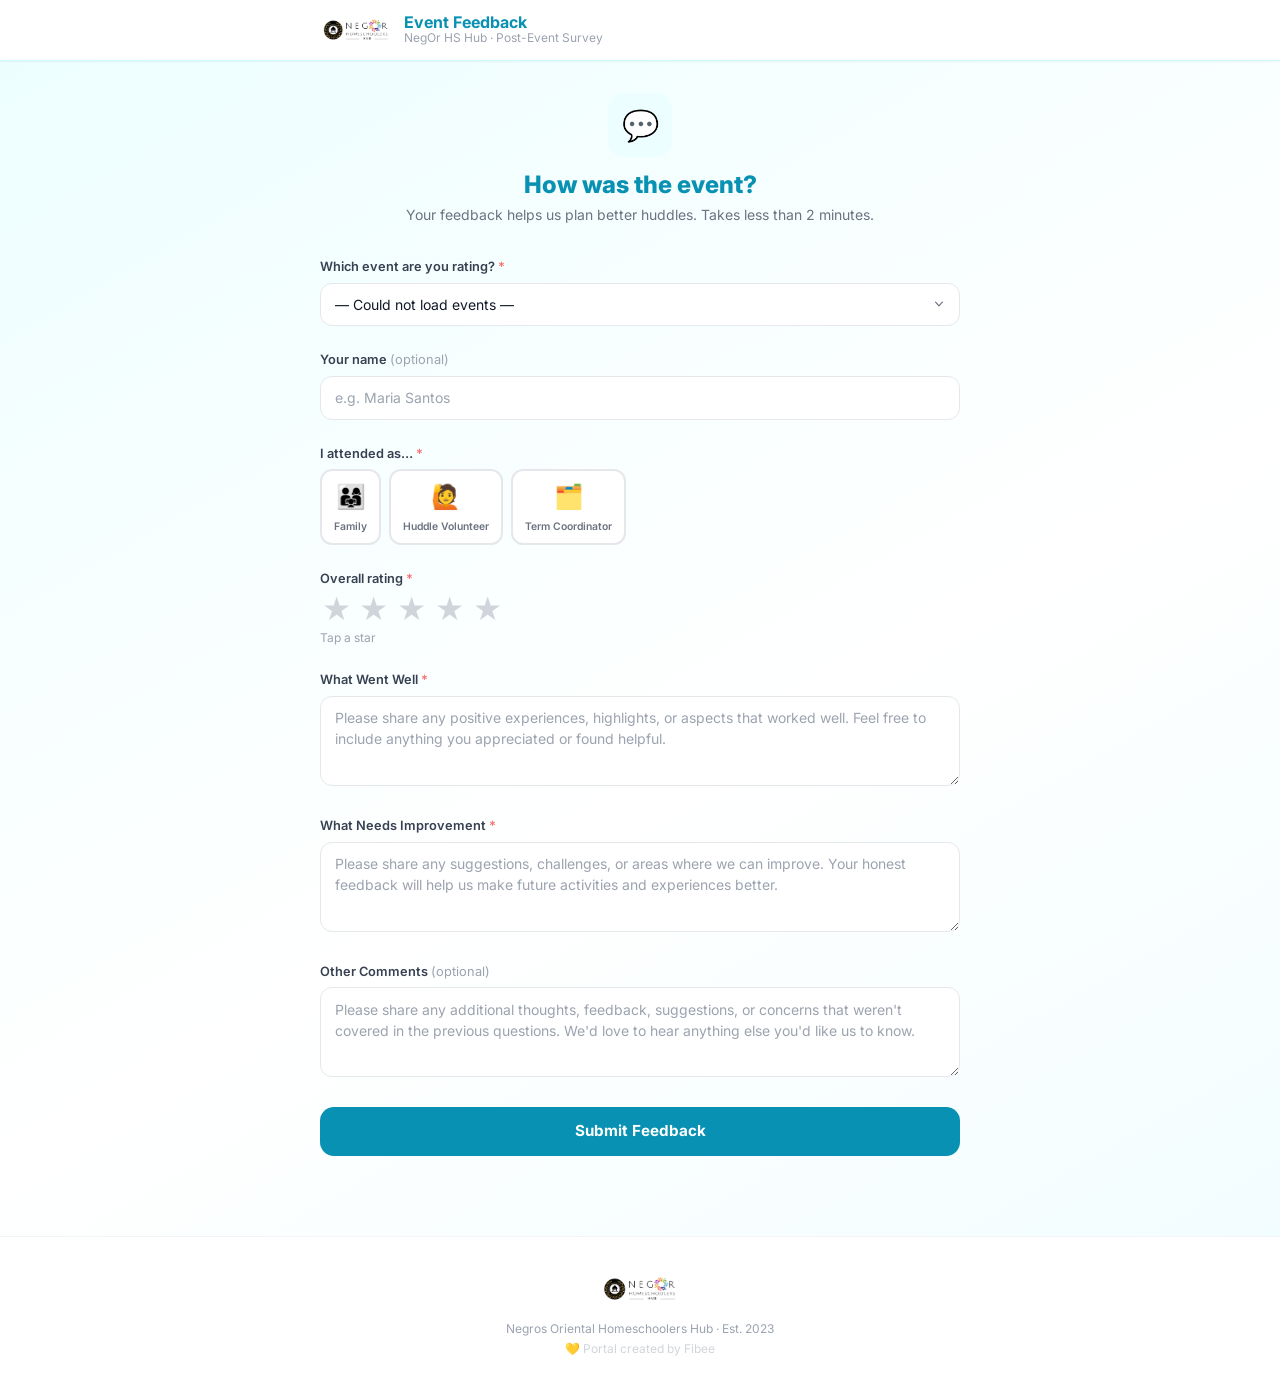
<file: feedback.html>
<!DOCTYPE html>
<html lang="en">
<head>
  <meta charset="UTF-8" />
  <meta name="viewport" content="width=device-width, initial-scale=1.0" />
  <title>Event Feedback — NegOr HS Hub</title>
  <link rel="preconnect" href="https://fonts.googleapis.com" />
  <link rel="preconnect" href="https://fonts.gstatic.com" crossorigin />
  <link rel="preload" href="https://fonts.googleapis.com/css2?family=Inter:wght@300;400;500;600;700;800&display=swap" as="style" onload="this.onload=null;this.rel='stylesheet'" />
  <noscript><link href="https://fonts.googleapis.com/css2?family=Inter:wght@300;400;500;600;700;800&display=swap" rel="stylesheet" /></noscript>
  <link rel="stylesheet" href="tailwind.min.css" />
  <style>
    :root {
      --c:    #0891b2;
      --c-dk: #0e7490;
      --c-lt: #ecfeff;
      --c-pal:#cffafe;
    }
    * { box-sizing: border-box; }
    body { font-family:'Inter',sans-serif; background:linear-gradient(150deg,#ecfeff 0%,#fff 55%,#f0fdff 100%); min-height:100vh; }

    /* Form input base */
    .field-label { font-size:.8rem; font-weight:600; color:#374151; margin-bottom:.4rem; display:block; }
    .field-input {
      width:100%; border:1.5px solid #e5e7eb; border-radius:.75rem;
      padding:.65rem .9rem; font-size:.875rem; color:#111827; font-family:'Inter',sans-serif;
      transition:border-color .15s, box-shadow .15s; background:#fff;
    }
    .field-input:focus { outline:none; border-color:var(--c); box-shadow:0 0 0 3px rgba(8,145,178,.1); }
    textarea.field-input { resize:vertical; min-height:90px; }
    select.field-input { appearance:none; cursor:pointer;
      background-image:url("data:image/svg+xml,%3Csvg xmlns='http://www.w3.org/2000/svg' width='16' height='16' fill='%236b7280' viewBox='0 0 20 20'%3E%3Cpath fill-rule='evenodd' d='M5.23 7.21a.75.75 0 011.06.02L10 11.168l3.71-3.938a.75.75 0 111.08 1.04l-4.25 4.5a.75.75 0 01-1.08 0l-4.25-4.5a.75.75 0 01.02-1.06z' clip-rule='evenodd'/%3E%3C/svg%3E");
      background-repeat:no-repeat; background-position:right .75rem center; padding-right:2.5rem; }

    /* Star rating */
    .star-row { display:flex; gap:.35rem; }
    .star-btn {
      background:none; border:none; cursor:pointer;
      font-size:1.8rem; line-height:1; padding:.1rem;
      transition:transform .1s; color:#d1d5db;
    }
    .star-btn:hover, .star-btn.lit { color:#f59e0b; }
    .star-btn:hover { transform:scale(1.15); }

    /* Submit button */
    .btn-submit {
      width:100%; padding:.8rem 1rem; border-radius:.875rem; font-size:.95rem; font-weight:700;
      background:var(--c); color:#fff; border:none; cursor:pointer; transition:background .15s;
    }
    .btn-submit:hover:not(:disabled) { background:var(--c-dk); }
    .btn-submit:disabled { opacity:.6; cursor:not-allowed; }

    /* Success card */
    #success-card { display:none; }

    /* Emoji radio options */
    .emoji-option { display:flex; flex-direction:column; align-items:center; gap:.25rem;
                    cursor:pointer; padding:.5rem .75rem; border-radius:.75rem; border:2px solid #e5e7eb;
                    background:#fff; transition:all .15s; font-size:1.5rem; }
    .emoji-option:hover { border-color:var(--c); background:var(--c-lt); }
    .emoji-option input { display:none; }
    .emoji-option.selected { border-color:var(--c); background:var(--c-lt); }
    .emoji-label { font-size:.65rem; font-weight:600; color:#6b7280; text-align:center; }
  </style>
</head>
<body>

<!-- ═══ HEADER ═══ -->
<header class="bg-white shadow-sm sticky top-0 z-20" style="border-bottom:1px solid var(--c-pal)">
  <div class="max-w-2xl mx-auto px-4 py-3 flex items-center gap-3">
    <a href="index.html">
      <img src="logo.webp" alt="NegOr Homeschoolers Hub" class="h-9 w-auto object-contain flex-shrink-0"
           onerror="this.style.display='none'" />
    </a>
    <div class="flex-1">
      <p class="font-bold leading-none" style="color:var(--c)">Event Feedback</p>
      <p class="text-xs text-gray-400">NegOr HS Hub · Post-Event Survey</p>
    </div>
  </div>
</header>

<!-- ═══ MAIN ═══ -->
<div class="max-w-2xl mx-auto px-4 py-8 pb-16">

  <!-- Intro -->
  <div class="text-center mb-8">
    <div class="w-16 h-16 rounded-2xl flex items-center justify-center mx-auto mb-3" style="background:var(--c-lt)">
      <span class="text-3xl">💬</span>
    </div>
    <h1 class="text-2xl font-extrabold" style="color:var(--c)">How was the event?</h1>
    <p class="text-sm text-gray-500 mt-1">Your feedback helps us plan better huddles. Takes less than 2 minutes.</p>
  </div>

  <!-- ── FORM ── -->
  <form id="feedback-form" onsubmit="submitFeedback(event)" class="space-y-6">

    <!-- Event selector -->
    <div>
      <label class="field-label" for="event-select">Which event are you rating? <span class="text-red-400">*</span></label>
      <select id="event-select" class="field-input" required>
        <option value="">— Loading events… —</option>
      </select>
    </div>

    <!-- Name (optional) -->
    <div>
      <label class="field-label" for="respondent-name">Your name <span class="text-gray-400 font-normal">(optional)</span></label>
      <input id="respondent-name" type="text" class="field-input" placeholder="e.g. Maria Santos" autocomplete="name" />
    </div>

    <!-- Role -->
    <div>
      <label class="field-label">I attended as… <span class="text-red-400">*</span></label>
      <div class="flex flex-wrap gap-2" id="role-options">
        <label class="emoji-option" id="role-family">
          <input type="radio" name="role" value="Family" required />
          <span>👨‍👩‍👧</span>
          <span class="emoji-label">Family</span>
        </label>
        <label class="emoji-option" id="role-volunteer">
          <input type="radio" name="role" value="Huddle Volunteer" />
          <span>🙋</span>
          <span class="emoji-label">Huddle Volunteer</span>
        </label>
        <label class="emoji-option" id="role-coordinator">
          <input type="radio" name="role" value="Term Coordinator" />
          <span>🗂️</span>
          <span class="emoji-label">Term Coordinator</span>
        </label>
      </div>
    </div>

    <!-- Star rating -->
    <div>
      <label class="field-label">Overall rating <span class="text-red-400">*</span></label>
      <div class="star-row" id="star-row">
        <button type="button" class="star-btn" data-val="1" onclick="setRating(1)">★</button>
        <button type="button" class="star-btn" data-val="2" onclick="setRating(2)">★</button>
        <button type="button" class="star-btn" data-val="3" onclick="setRating(3)">★</button>
        <button type="button" class="star-btn" data-val="4" onclick="setRating(4)">★</button>
        <button type="button" class="star-btn" data-val="5" onclick="setRating(5)">★</button>
      </div>
      <input type="hidden" id="rating-val" value="" />
      <p id="rating-text" class="text-xs text-gray-400 mt-1">Tap a star</p>
    </div>

    <!-- What Went Well -->
    <div>
      <label class="field-label" for="went-well">What Went Well <span class="text-red-400">*</span></label>
      <textarea id="went-well" class="field-input" placeholder="Please share any positive experiences, highlights, or aspects that worked well. Feel free to include anything you appreciated or found helpful." required maxlength="500"></textarea>
    </div>

    <!-- What Needs Improvement -->
    <div>
      <label class="field-label" for="to-improve">What Needs Improvement <span class="text-red-400">*</span></label>
      <textarea id="to-improve" class="field-input" placeholder="Please share any suggestions, challenges, or areas where we can improve. Your honest feedback will help us make future activities and experiences better." required maxlength="500"></textarea>
    </div>

    <!-- Other Comments -->
    <div>
      <label class="field-label" for="comments">Other Comments <span class="text-gray-400 font-normal">(optional)</span></label>
      <textarea id="comments" class="field-input" placeholder="Please share any additional thoughts, feedback, suggestions, or concerns that weren't covered in the previous questions. We'd love to hear anything else you'd like us to know." maxlength="1000"></textarea>
    </div>

    <!-- Error message -->
    <div id="form-error" class="hidden rounded-xl px-4 py-3 text-sm font-medium text-red-700" style="background:#fef2f2; border:1px solid #fecaca"></div>

    <!-- Submit -->
    <button type="submit" id="submit-btn" class="btn-submit">Submit Feedback</button>

  </form>

  <!-- ── SUCCESS ── -->
  <div id="success-card" class="text-center py-12 rounded-2xl mt-4" style="background:var(--c-lt); border:1px solid var(--c-pal)">
    <div class="text-5xl mb-3">🎉</div>
    <h2 class="text-xl font-extrabold mb-2" style="color:var(--c)">Thank you!</h2>
    <p class="text-sm text-gray-600 mb-6">Your feedback has been submitted. It means a lot to our team.</p>
    <a href="index.html"
       class="inline-flex items-center gap-2 px-5 py-2.5 rounded-xl font-semibold text-sm text-white"
       style="background:var(--c)">← Back to Portal</a>
  </div>

</div>

<!-- ═══ FOOTER ═══ -->
<footer class="mt-4 py-8 border-t border-gray-100 bg-white">
  <div class="max-w-2xl mx-auto px-4 text-center">
    <img src="logo.webp" alt="NegOr Homeschoolers Hub" class="h-10 mx-auto mb-3 object-contain"
         onerror="this.style.display='none'" />
    <p class="text-xs text-gray-400 mb-1">Negros Oriental Homeschoolers Hub · Est. 2023</p>
    <p class="text-xs text-gray-300">💛 Portal created by Fibee</p>
  </div>
</footer>

<script>
const APPS_URL = 'https://script.google.com/macros/s/AKfycbyAccFyFzcNgGN2FdiyACxSBvTxIdVy3M0lPSEsph17vrhzzY5cbFvQGDCTQXtSK_G__w/exec';

var selectedRating = 0;
const RATING_LABELS = ['', 'Poor', 'Fair', 'Good', 'Great', 'Excellent!'];

/* ─── STAR RATING ─── */
function setRating(val) {
  selectedRating = val;
  document.getElementById('rating-val').value = val;
  document.getElementById('rating-text').textContent = RATING_LABELS[val] || '';
  var stars = document.querySelectorAll('.star-btn');
  stars.forEach(function(s) {
    s.classList.toggle('lit', parseInt(s.dataset.val) <= val);
  });
}

/* ─── ROLE RADIO VISUAL ─── */
document.querySelectorAll('input[name="role"]').forEach(function(radio) {
  radio.addEventListener('change', function() {
    document.querySelectorAll('.emoji-option').forEach(function(el) {
      el.classList.remove('selected');
    });
    radio.closest('.emoji-option').classList.add('selected');
  });
});

/* ─── LOAD EVENTS ─── */
async function loadEvents() {
  try {
    var res  = await fetch(APPS_URL + '?action=getActiveEvents');
    var data = await res.json();
    var sel  = document.getElementById('event-select');
    var events = (data.success && data.data) ? data.data : [];

    // Also try getting past events (may not be active)
    sel.innerHTML = '<option value="">— Select event —</option>';
    if (events.length === 0) {
      sel.innerHTML += '<option value="" disabled>No upcoming events found</option>';
    } else {
      events.forEach(function(ev) {
        var opt = document.createElement('option');
        opt.value       = ev['event_id'] || ev['id'] || '';
        opt.textContent = (ev['event_title'] || 'Event') +
                          (ev['event_date'] ? '  ·  ' + fmtDate(ev['event_date']) : '');
        opt.dataset.title = ev['event_title'] || '';
        sel.appendChild(opt);
      });
    }
    // Allow free-text for past events not listed
    sel.innerHTML += '<option value="__other__">Other / past event not listed</option>';
  } catch(e) {
    var sel = document.getElementById('event-select');
    sel.innerHTML = '<option value="">— Could not load events —</option>' +
                    '<option value="__other__">Other / past event not listed</option>';
  }
}

document.getElementById('event-select').addEventListener('change', function() {
  if (this.value === '__other__') {
    var custom = prompt('Please enter the event name:');
    if (custom) {
      var opt = document.createElement('option');
      opt.value = '__custom__:' + custom;
      opt.textContent = custom;
      this.appendChild(opt);
      this.value = opt.value;
    } else {
      this.value = '';
    }
  }
});

/* ─── SUBMIT ─── */
async function submitFeedback(e) {
  e.preventDefault();

  var errEl = document.getElementById('form-error');
  errEl.classList.add('hidden');

  // Validate rating
  if (!selectedRating) {
    errEl.textContent = 'Please select a star rating.';
    errEl.classList.remove('hidden');
    return;
  }

  // Gather role
  var roleInput = document.querySelector('input[name="role"]:checked');
  if (!roleInput) {
    errEl.textContent = 'Please select how you attended.';
    errEl.classList.remove('hidden');
    return;
  }

  var sel = document.getElementById('event-select');
  var eventId    = sel.value || '';
  var eventTitle = sel.options[sel.selectedIndex]
                     ? (sel.options[sel.selectedIndex].dataset.title || sel.options[sel.selectedIndex].textContent)
                     : '';

  if (eventId.startsWith('__custom__:')) {
    eventTitle = eventId.replace('__custom__:', '');
    eventId    = '';
  }

  var payload = {
    _type:      'submitFeedback',
    eventId:    eventId,
    eventTitle: eventTitle,
    name:       document.getElementById('respondent-name').value.trim(),
    role:       roleInput.value,
    rating:     selectedRating,
    wentWell:   document.getElementById('went-well').value.trim(),
    toImprove:  document.getElementById('to-improve').value.trim(),
    comments:   document.getElementById('comments').value.trim(),
    timestamp:  new Date().toISOString(),
  };

  var btn = document.getElementById('submit-btn');
  btn.disabled    = true;
  btn.textContent = 'Submitting…';

  try {
    var res  = await fetch(APPS_URL, {
      method: 'POST',
      body:   JSON.stringify(payload),
    });
    var data = await res.json();

    if (data.success) {
      document.getElementById('feedback-form').style.display = 'none';
      document.getElementById('success-card').style.display  = 'block';
    } else {
      throw new Error(data.error || 'Submission failed');
    }
  } catch(err) {
    errEl.textContent = 'Something went wrong: ' + err.message + '. Please try again.';
    errEl.classList.remove('hidden');
    btn.disabled    = false;
    btn.textContent = 'Submit Feedback';
  }
}

/* ─── HELPERS ─── */
function fmtDate(d) {
  if (!d) return '';
  try {
    var p = d.split('-');
    var months = ['Jan','Feb','Mar','Apr','May','Jun','Jul','Aug','Sep','Oct','Nov','Dec'];
    return months[parseInt(p[1])-1] + ' ' + parseInt(p[2]) + ', ' + p[0];
  } catch(e) { return d; }
}

/* ─── INIT ─── */
loadEvents();
</script>

</body>
</html>
</file>
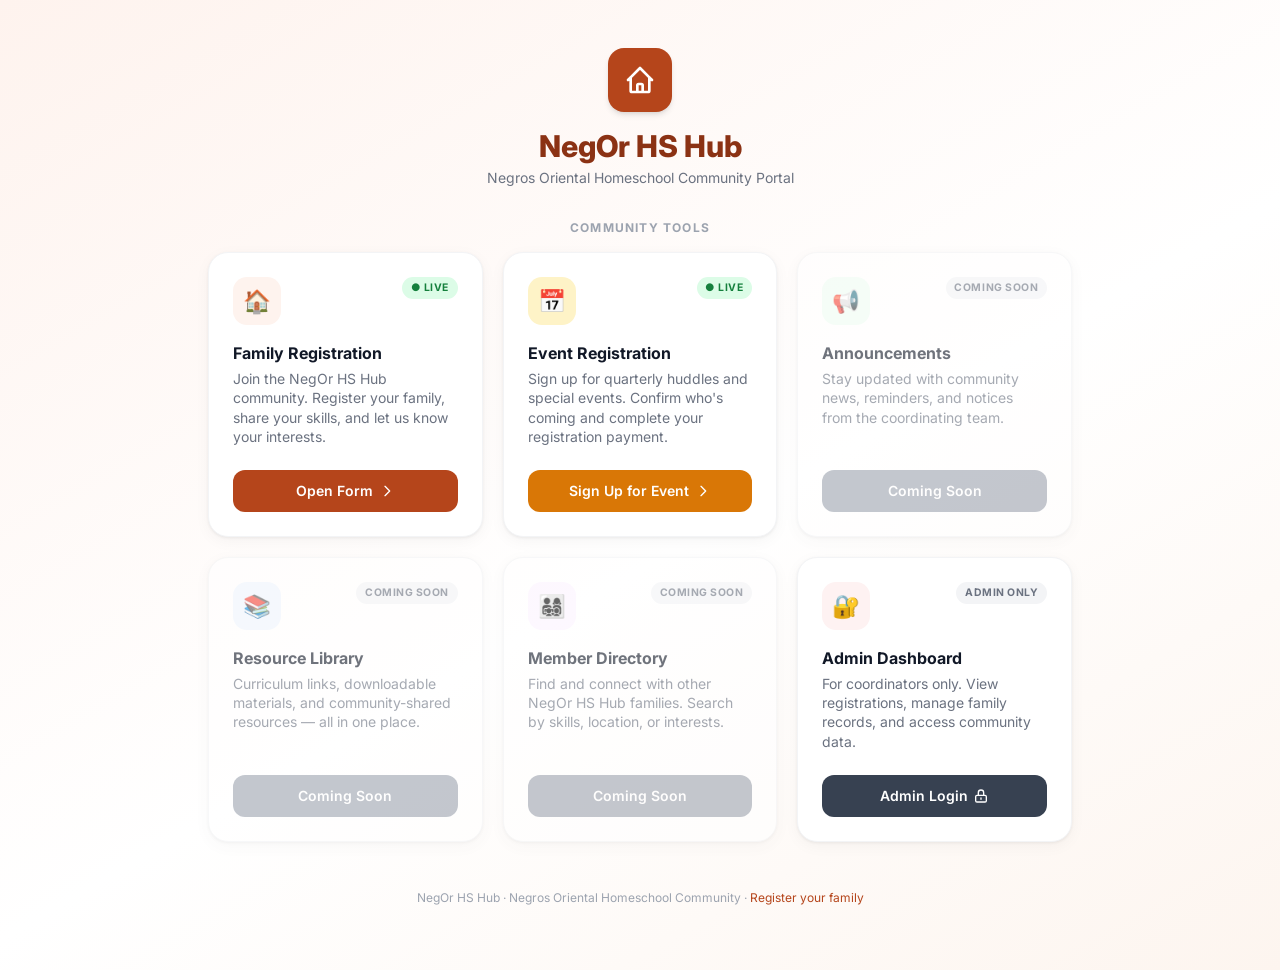
<file: hub.html>
<!DOCTYPE html>
<html lang="en">
<head>
  <meta charset="UTF-8" />
  <meta name="viewport" content="width=device-width, initial-scale=1.0" />
  <title>NegOr HS Hub — Community Portal</title>
  <link rel="preconnect" href="https://fonts.googleapis.com" />
  <link rel="preconnect" href="https://fonts.gstatic.com" crossorigin />
  <link rel="preload" href="https://fonts.googleapis.com/css2?family=Inter:wght@300;400;500;600;700;800&display=swap" as="style" onload="this.onload=null;this.rel='stylesheet'" />
  <noscript><link href="https://fonts.googleapis.com/css2?family=Inter:wght@300;400;500;600;700;800&display=swap" rel="stylesheet" /></noscript>
  <link rel="stylesheet" href="tailwind.min.css" />
  <style>
    :root {
      --t:    #B5451B;
      --t-dk: #8B3214;
      --t-md: #D4714E;
      --t-lt: #FEF3EE;
      --t-pal:#F9DDD0;
    }
    body {
      font-family: 'Inter', sans-serif;
      background: linear-gradient(150deg, #FEF3EE 0%, #fff 55%, #fdf5ef 100%);
      min-height: 100vh;
    }
    .module-card {
      display: flex; flex-direction: column;
      background: white; border-radius: 1.25rem;
      border: 1px solid #f3f4f6;
      box-shadow: 0 1px 3px rgba(0,0,0,.06), 0 4px 16px rgba(0,0,0,.04);
      overflow: hidden; transition: transform .18s, box-shadow .18s;
    }
    .module-card:hover { transform: translateY(-3px); box-shadow: 0 4px 20px rgba(181,69,27,.12); }
    .module-card.coming { opacity: .6; pointer-events: none; }
    .card-icon {
      width: 48px; height: 48px; border-radius: .875rem;
      display: flex; align-items: center; justify-content: center;
      font-size: 1.4rem;
    }
    .badge-live {
      display:inline-flex; align-items:center; gap:.25rem;
      font-size:.65rem; font-weight:700; text-transform:uppercase; letter-spacing:.05em;
      padding:.2rem .55rem; border-radius:999px;
      background:#dcfce7; color:#15803d;
    }
    .badge-soon {
      display:inline-flex; align-items:center; gap:.25rem;
      font-size:.65rem; font-weight:700; text-transform:uppercase; letter-spacing:.05em;
      padding:.2rem .55rem; border-radius:999px;
      background:#f3f4f6; color:#6b7280;
    }
    .btn-go {
      display:inline-flex; align-items:center; justify-content:center; gap:.35rem;
      width:100%; padding:.65rem 1rem;
      border-radius:.75rem; font-size:.875rem; font-weight:600;
      background:var(--t); color:#fff; border:none; cursor:pointer;
      transition:background .15s;
      text-decoration:none;
    }
    .btn-go:hover { background:var(--t-dk); }
  </style>
</head>
<body>

<!-- ═══ HERO HEADER ═══ -->
<div class="pt-12 pb-8 px-4 text-center">
  <div class="w-16 h-16 rounded-2xl flex items-center justify-center mx-auto mb-4 shadow-md"
       style="background:var(--t)">
    <svg class="w-8 h-8 text-white" fill="none" viewBox="0 0 24 24" stroke="currentColor">
      <path stroke-linecap="round" stroke-linejoin="round" stroke-width="2"
        d="M3 12l2-2m0 0l7-7 7 7M5 10v10a1 1 0 001 1h3m10-11l2 2m-2-2v10a1 1 0 01-1 1h-3m-6 0a1 1 0 001-1v-4a1 1 0 011-1h2a1 1 0 011 1v4a1 1 0 001 1m-6 0h6"/>
    </svg>
  </div>
  <h1 class="text-3xl font-extrabold" style="color:var(--t-dk)">NegOr HS Hub</h1>
  <p class="text-gray-500 mt-1 text-sm">Negros Oriental Homeschool Community Portal</p>
</div>

<!-- ═══ MODULES GRID ═══ -->
<div class="max-w-4xl mx-auto px-4 pb-16">

  <p class="text-xs font-bold text-gray-400 uppercase tracking-widest mb-4 text-center">Community Tools</p>

  <div class="grid grid-cols-1 sm:grid-cols-2 lg:grid-cols-3 gap-5">

    <!-- 1. Family Registration -->
    <div class="module-card">
      <div class="p-6 flex-1">
        <div class="flex items-start justify-between mb-4">
          <div class="card-icon" style="background:var(--t-lt)">🏠</div>
          <span class="badge-live">● Live</span>
        </div>
        <h3 class="font-bold text-gray-900 mb-1">Family Registration</h3>
        <p class="text-sm text-gray-500 leading-snug">Join the NegOr HS Hub community. Register your family, share your skills, and let us know your interests.</p>
      </div>
      <div class="px-6 pb-6">
        <a href="index.html" class="btn-go">
          Open Form
          <svg class="w-4 h-4" fill="none" viewBox="0 0 24 24" stroke="currentColor">
            <path stroke-linecap="round" stroke-linejoin="round" stroke-width="2" d="M9 5l7 7-7 7"/>
          </svg>
        </a>
      </div>
    </div>

    <!-- 2. Event Registration -->
    <div class="module-card">
      <div class="p-6 flex-1">
        <div class="flex items-start justify-between mb-4">
          <div class="card-icon" style="background:#fef3c7">📅</div>
          <span class="badge-live">● Live</span>
        </div>
        <h3 class="font-bold text-gray-900 mb-1">Event Registration</h3>
        <p class="text-sm text-gray-500 leading-snug">Sign up for quarterly huddles and special events. Confirm who's coming and complete your registration payment.</p>
      </div>
      <div class="px-6 pb-6">
        <a href="event-registration.html" class="btn-go" style="background:#d97706">
          Sign Up for Event
          <svg class="w-4 h-4" fill="none" viewBox="0 0 24 24" stroke="currentColor">
            <path stroke-linecap="round" stroke-linejoin="round" stroke-width="2" d="M9 5l7 7-7 7"/>
          </svg>
        </a>
      </div>
    </div>

    <!-- 3. Announcements (coming soon) -->
    <div class="module-card coming">
      <div class="p-6 flex-1">
        <div class="flex items-start justify-between mb-4">
          <div class="card-icon" style="background:#f0fdf4">📢</div>
          <span class="badge-soon">Coming Soon</span>
        </div>
        <h3 class="font-bold text-gray-900 mb-1">Announcements</h3>
        <p class="text-sm text-gray-500 leading-snug">Stay updated with community news, reminders, and notices from the coordinating team.</p>
      </div>
      <div class="px-6 pb-6">
        <button class="btn-go" style="background:#9ca3af; cursor:not-allowed;">Coming Soon</button>
      </div>
    </div>

    <!-- 4. Resource Library (coming soon) -->
    <div class="module-card coming">
      <div class="p-6 flex-1">
        <div class="flex items-start justify-between mb-4">
          <div class="card-icon" style="background:#eff6ff">📚</div>
          <span class="badge-soon">Coming Soon</span>
        </div>
        <h3 class="font-bold text-gray-900 mb-1">Resource Library</h3>
        <p class="text-sm text-gray-500 leading-snug">Curriculum links, downloadable materials, and community-shared resources — all in one place.</p>
      </div>
      <div class="px-6 pb-6">
        <button class="btn-go" style="background:#9ca3af; cursor:not-allowed;">Coming Soon</button>
      </div>
    </div>

    <!-- 5. Member Directory (coming soon) -->
    <div class="module-card coming">
      <div class="p-6 flex-1">
        <div class="flex items-start justify-between mb-4">
          <div class="card-icon" style="background:#fdf4ff">👨‍👩‍👧‍👦</div>
          <span class="badge-soon">Coming Soon</span>
        </div>
        <h3 class="font-bold text-gray-900 mb-1">Member Directory</h3>
        <p class="text-sm text-gray-500 leading-snug">Find and connect with other NegOr HS Hub families. Search by skills, location, or interests.</p>
      </div>
      <div class="px-6 pb-6">
        <button class="btn-go" style="background:#9ca3af; cursor:not-allowed;">Coming Soon</button>
      </div>
    </div>

    <!-- 6. Admin (coordinator only) -->
    <div class="module-card">
      <div class="p-6 flex-1">
        <div class="flex items-start justify-between mb-4">
          <div class="card-icon" style="background:#fef2f2">🔐</div>
          <span class="badge-soon">Admin Only</span>
        </div>
        <h3 class="font-bold text-gray-900 mb-1">Admin Dashboard</h3>
        <p class="text-sm text-gray-500 leading-snug">For coordinators only. View registrations, manage family records, and access community data.</p>
      </div>
      <div class="px-6 pb-6">
        <a href="admin.html" class="btn-go" style="background:#374151">
          Admin Login
          <svg class="w-4 h-4" fill="none" viewBox="0 0 24 24" stroke="currentColor">
            <path stroke-linecap="round" stroke-linejoin="round" stroke-width="2" d="M12 15v2m-6 4h12a2 2 0 002-2v-6a2 2 0 00-2-2H6a2 2 0 00-2 2v6a2 2 0 002 2zm10-10V7a4 4 0 00-8 0v4h8z"/>
          </svg>
        </a>
      </div>
    </div>

  </div>

  <!-- Footer -->
  <p class="text-center text-xs text-gray-400 mt-12">
    NegOr HS Hub · Negros Oriental Homeschool Community ·
    <a href="index.html" class="hover:underline" style="color:var(--t)">Register your family</a>
  </p>
</div>

</body>
</html>
</file>
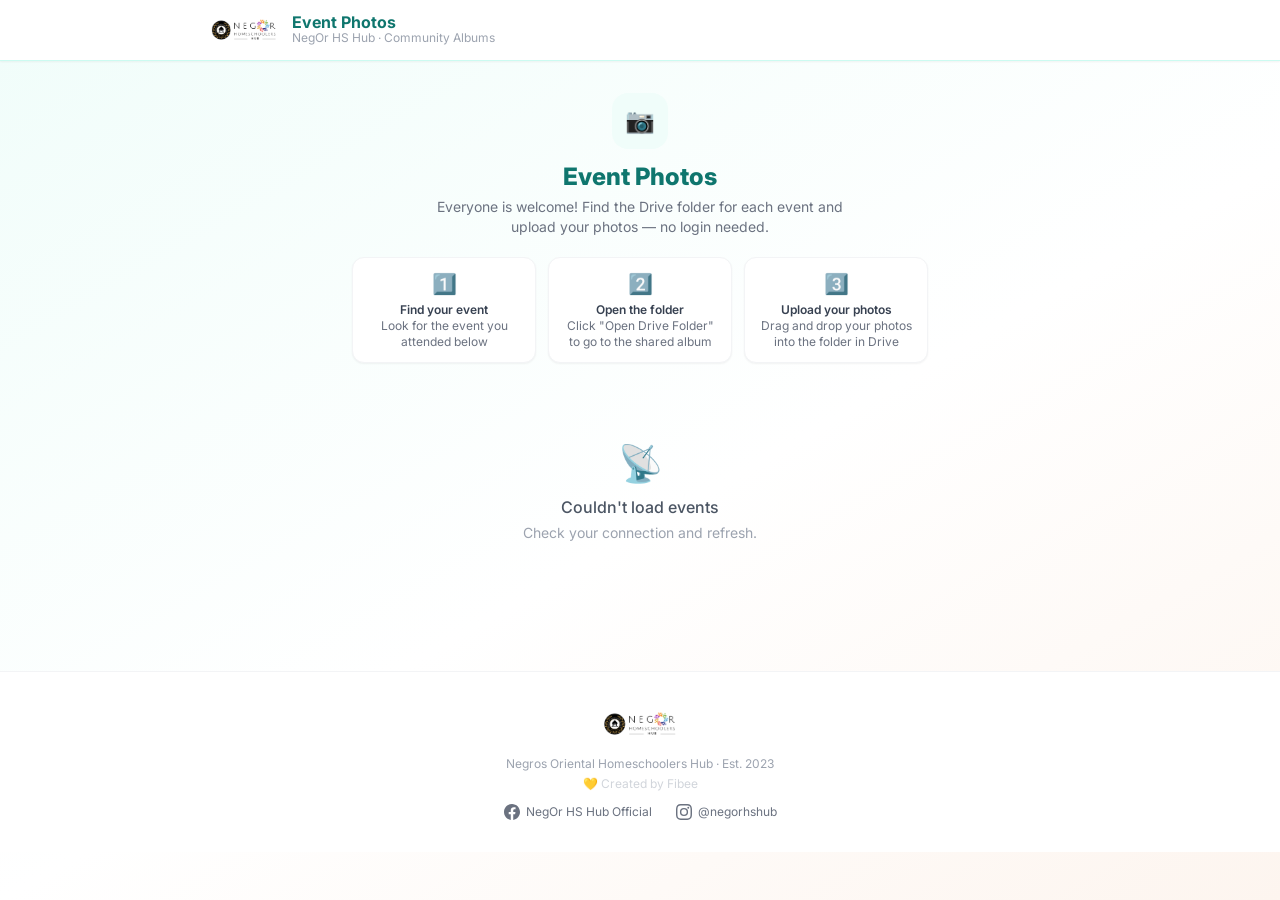
<file: photos.html>
<!DOCTYPE html>
<html lang="en">
<head>
  <meta charset="UTF-8" />
  <meta name="viewport" content="width=device-width, initial-scale=1.0" />
  <title>Event Photos — NegOr HS Hub</title>
  <link rel="preconnect" href="https://fonts.googleapis.com" />
  <link rel="preconnect" href="https://fonts.gstatic.com" crossorigin />
  <link rel="preload" href="https://fonts.googleapis.com/css2?family=Inter:wght@300;400;500;600;700;800&display=swap" as="style" onload="this.onload=null;this.rel='stylesheet'" />
  <noscript><link href="https://fonts.googleapis.com/css2?family=Inter:wght@300;400;500;600;700;800&display=swap" rel="stylesheet" /></noscript>
  <link rel="stylesheet" href="tailwind.min.css" />
  <style>
    :root {
      --t:    #B5451B;
      --t-dk: #8B3214;
      --tl:   #0f766e;
      --tl-lt:#f0fdfa;
      --tl-pl:#ccfbf1;
    }
    body { font-family:'Inter',sans-serif; background:linear-gradient(150deg,#f0fdfa 0%,#fff 55%,#fdf5ef 100%); min-height:100vh; }
    .event-card { background:#fff; border:1px solid #e5e7eb; border-radius:1.25rem; overflow:hidden;
                  box-shadow:0 1px 3px rgba(0,0,0,.05); transition:transform .15s,box-shadow .15s; }
    .event-card:hover { transform:translateY(-2px); box-shadow:0 4px 16px rgba(15,118,110,.1); }
    .badge { display:inline-block; padding:.2rem .55rem; border-radius:999px; font-size:.65rem; font-weight:700; text-transform:uppercase; letter-spacing:.05em; }
    .badge-active  { background:#dcfce7; color:#15803d; }
    .badge-closed  { background:#f3f4f6; color:#6b7280; }
    .btn-folder { display:inline-flex; align-items:center; gap:.5rem; padding:.65rem 1.25rem;
                  background:var(--tl); color:#fff; border-radius:.75rem; font-size:.875rem; font-weight:600;
                  text-decoration:none; transition:background .15s; }
    .btn-folder:hover { background:#0d6b63; }
    .btn-folder-disabled { display:inline-flex; align-items:center; gap:.5rem; padding:.65rem 1.25rem;
                           background:#f3f4f6; color:#9ca3af; border-radius:.75rem; font-size:.875rem; font-weight:500; cursor:not-allowed; }
  </style>
</head>
<body>

<!-- ═══ HEADER ═══ -->
<header class="bg-white shadow-sm sticky top-0 z-20" style="border-bottom:1px solid var(--tl-pl)">
  <div class="max-w-4xl mx-auto px-4 py-3 flex items-center gap-3">
    <a href="index.html">
      <img src="logo.webp" alt="NegOr Homeschoolers Hub" class="h-9 w-auto object-contain flex-shrink-0"
           onerror="this.style.display='none'" />
    </a>
    <div class="flex-1">
      <p class="font-bold leading-none" style="color:var(--tl)">Event Photos</p>
      <p class="text-xs text-gray-400">NegOr HS Hub · Community Albums</p>
    </div>
  </div>
</header>

<!-- ═══ HERO ═══ -->
<div class="max-w-4xl mx-auto px-4 pt-8 pb-4 text-center">
  <div class="w-14 h-14 rounded-2xl flex items-center justify-center mx-auto mb-3" style="background:var(--tl-lt)">
    <span class="text-2xl">📷</span>
  </div>
  <h1 class="text-2xl font-extrabold" style="color:var(--tl)">Event Photos</h1>
  <p class="text-sm text-gray-500 mt-1 max-w-md mx-auto">Everyone is welcome! Find the Drive folder for each event and upload your photos — no login needed.</p>

  <!-- How it works -->
  <div class="mt-5 max-w-xl mx-auto grid grid-cols-3 gap-3 text-xs text-gray-500">
    <div class="bg-white rounded-xl p-3 border border-gray-100 shadow-sm">
      <p class="text-xl mb-1">1️⃣</p>
      <p class="font-semibold text-gray-700">Find your event</p>
      <p>Look for the event you attended below</p>
    </div>
    <div class="bg-white rounded-xl p-3 border border-gray-100 shadow-sm">
      <p class="text-xl mb-1">2️⃣</p>
      <p class="font-semibold text-gray-700">Open the folder</p>
      <p>Click "Open Drive Folder" to go to the shared album</p>
    </div>
    <div class="bg-white rounded-xl p-3 border border-gray-100 shadow-sm">
      <p class="text-xl mb-1">3️⃣</p>
      <p class="font-semibold text-gray-700">Upload your photos</p>
      <p>Drag and drop your photos into the folder in Drive</p>
    </div>
  </div>
</div>

<!-- ═══ EVENT LIST ═══ -->
<div class="max-w-4xl mx-auto px-4 pb-12">

  <!-- Loading -->
  <div id="events-loading" class="text-center py-16 text-gray-400">
    <div class="text-4xl mb-2 animate-pulse">📂</div>
    <p class="text-sm">Loading events…</p>
  </div>

  <!-- Empty -->
  <div id="events-empty" class="hidden text-center py-16 text-gray-400">
    <div class="text-4xl mb-3">📭</div>
    <p class="font-medium text-gray-600 mb-1">No events found</p>
    <p class="text-sm">Check back after our next activity!</p>
  </div>

  <!-- Events grid -->
  <div id="events-grid" class="hidden space-y-3"></div>

  <!-- Note for coordinators -->
  <div id="events-loaded" class="hidden mt-8 rounded-xl px-4 py-3 text-sm text-center"
       style="background:#f0fdfa; border:1px solid #99f6e4; color:#0f766e">
    <strong>Coordinator?</strong> To add a photo folder to an event, go to
    <a href="event-setup.html" class="underline font-semibold">Event Setup</a>,
    edit the event, and paste the Google Drive folder link into the "Photo Folder URL" field.
  </div>

</div>

<!-- ═══ FOOTER ═══ -->
<footer class="mt-4 py-8 border-t border-gray-100 bg-white">
  <div class="max-w-4xl mx-auto px-4 text-center">
    <img src="logo.webp" alt="NegOr Homeschoolers Hub" class="h-10 mx-auto mb-3 object-contain"
         onerror="this.style.display='none'" />
    <p class="text-xs text-gray-400 mb-1">Negros Oriental Homeschoolers Hub · Est. 2023</p>
    <p class="text-xs text-gray-300 mb-3">💛 Created by Fibee</p>
    <div class="flex items-center justify-center gap-6 text-xs">
      <a href="https://www.facebook.com/groups/negorhshubofficial" target="_blank" rel="noopener"
         class="flex items-center gap-1.5 text-gray-500 hover:text-[#B5451B] transition-colors">
        <svg class="w-4 h-4" fill="currentColor" viewBox="0 0 24 24"><path d="M24 12.073c0-6.627-5.373-12-12-12s-12 5.373-12 12c0 5.99 4.388 10.954 10.125 11.854v-8.385H7.078v-3.47h3.047V9.43c0-3.007 1.792-4.669 4.533-4.669 1.312 0 2.686.235 2.686.235v2.953H15.83c-1.491 0-1.956.925-1.956 1.874v2.25h3.328l-.532 3.47h-2.796v8.385C19.612 23.027 24 18.062 24 12.073z"/></svg>
        NegOr HS Hub Official
      </a>
      <a href="https://www.instagram.com/negorhshub" target="_blank" rel="noopener"
         class="flex items-center gap-1.5 text-gray-500 hover:text-[#B5451B] transition-colors">
        <svg class="w-4 h-4" fill="currentColor" viewBox="0 0 24 24"><path d="M12 2.163c3.204 0 3.584.012 4.85.07 3.252.148 4.771 1.691 4.919 4.919.058 1.265.069 1.645.069 4.849 0 3.205-.012 3.584-.069 4.849-.149 3.225-1.664 4.771-4.919 4.919-1.266.058-1.644.07-4.85.07-3.204 0-3.584-.012-4.849-.07-3.26-.149-4.771-1.699-4.919-4.92-.058-1.265-.07-1.644-.07-4.849 0-3.204.013-3.583.07-4.849.149-3.227 1.664-4.771 4.919-4.919 1.266-.057 1.645-.069 4.849-.069zM12 0C8.741 0 8.333.014 7.053.072 2.695.272.273 2.69.073 7.052.014 8.333 0 8.741 0 12c0 3.259.014 3.668.072 4.948.2 4.358 2.618 6.78 6.98 6.98C8.333 23.986 8.741 24 12 24c3.259 0 3.668-.014 4.948-.072 4.354-.2 6.782-2.618 6.979-6.98.059-1.28.073-1.689.073-4.948 0-3.259-.014-3.667-.072-4.947-.196-4.354-2.617-6.78-6.979-6.98C15.668.014 15.259 0 12 0zm0 5.838a6.162 6.162 0 100 12.324 6.162 6.162 0 000-12.324zM12 16a4 4 0 110-8 4 4 0 010 8zm6.406-11.845a1.44 1.44 0 100 2.881 1.44 1.44 0 000-2.881z"/></svg>
        @negorhshub
      </a>
    </div>
  </div>
</footer>

<script>
const APPS_SCRIPT_URL = 'https://script.google.com/macros/s/AKfycbyAccFyFzcNgGN2FdiyACxSBvTxIdVy3M0lPSEsph17vrhzzY5cbFvQGDCTQXtSK_G__w/exec';

async function loadEvents() {
  try {
    // Use getActiveEvents (public) but also try to show closed events with folders
    const res  = await fetch(APPS_SCRIPT_URL + '?action=getActiveEvents');
    const data = await res.json();
    const events = (data.success && data.data) ? data.data : [];
    document.getElementById('events-loading').classList.add('hidden');

    if (events.length === 0) {
      document.getElementById('events-empty').classList.remove('hidden');
      return;
    }

    document.getElementById('events-grid').classList.remove('hidden');
    document.getElementById('events-loaded').classList.remove('hidden');

    document.getElementById('events-grid').innerHTML = events.map(function(ev) {
      const title      = ev['event_title']      || 'Community Event';
      const date       = ev['event_date']        ? fmtDate(ev['event_date']) : '';
      const venue      = ev['venue']             || '';
      const status     = ev['status']            || 'Active';
      const folderUrl  = ev['photo_folder_url']  || '';
      const hasFolder  = folderUrl && folderUrl.startsWith('http');

      return `
      <div class="event-card">
        <div class="p-5 flex flex-col sm:flex-row sm:items-center gap-4">
          <div class="flex-1 min-w-0">
            <div class="flex items-center gap-2 mb-1 flex-wrap">
              <h2 class="font-bold text-gray-900">${escHtml(title)}</h2>
              <span class="badge ${status === 'Active' ? 'badge-active' : 'badge-closed'}">${escHtml(status)}</span>
            </div>
            <p class="text-xs text-gray-500">
              ${date  ? '📅 ' + escHtml(date)  + '  ' : ''}
              ${venue ? '📍 ' + escHtml(venue) : ''}
            </p>
            ${!hasFolder ? `<p class="text-xs text-amber-600 mt-1.5">📂 Photo folder not yet set up — check back later.</p>` : ''}
          </div>
          <div class="flex-shrink-0">
            ${hasFolder
              ? `<a href="${escHtml(folderUrl)}" target="_blank" rel="noopener" class="btn-folder">
                   <svg class="w-4 h-4" fill="none" viewBox="0 0 24 24" stroke="currentColor">
                     <path stroke-linecap="round" stroke-linejoin="round" stroke-width="2"
                       d="M3 7a2 2 0 012-2h4l2 2h6a2 2 0 012 2v8a2 2 0 01-2 2H5a2 2 0 01-2-2V7z"/>
                   </svg>
                   Open Drive Folder
                 </a>`
              : `<span class="btn-folder-disabled">
                   <svg class="w-4 h-4" fill="none" viewBox="0 0 24 24" stroke="currentColor">
                     <path stroke-linecap="round" stroke-linejoin="round" stroke-width="2"
                       d="M3 7a2 2 0 012-2h4l2 2h6a2 2 0 012 2v8a2 2 0 01-2 2H5a2 2 0 01-2-2V7z"/>
                   </svg>
                   Folder not set up
                 </span>`
            }
          </div>
        </div>
      </div>`;
    }).join('');
  } catch(e) {
    document.getElementById('events-loading').classList.add('hidden');
    document.getElementById('events-empty').classList.remove('hidden');
    document.getElementById('events-empty').innerHTML = `
      <div class="text-4xl mb-3">📡</div>
      <p class="font-medium text-gray-600 mb-1">Couldn't load events</p>
      <p class="text-sm">Check your connection and refresh.</p>`;
  }
}

function fmtDate(d) {
  if (!d) return '';
  try {
    var parts = d.split('-');
    var months = ['January','February','March','April','May','June',
                  'July','August','September','October','November','December'];
    return months[parseInt(parts[1])-1] + ' ' + parseInt(parts[2]) + ', ' + parts[0];
  } catch(e) { return d; }
}
function escHtml(s) {
  return String(s||'').replace(/&/g,'&amp;').replace(/</g,'&lt;').replace(/>/g,'&gt;').replace(/"/g,'&quot;');
}

loadEvents();
</script>

</body>
</html>
</file>
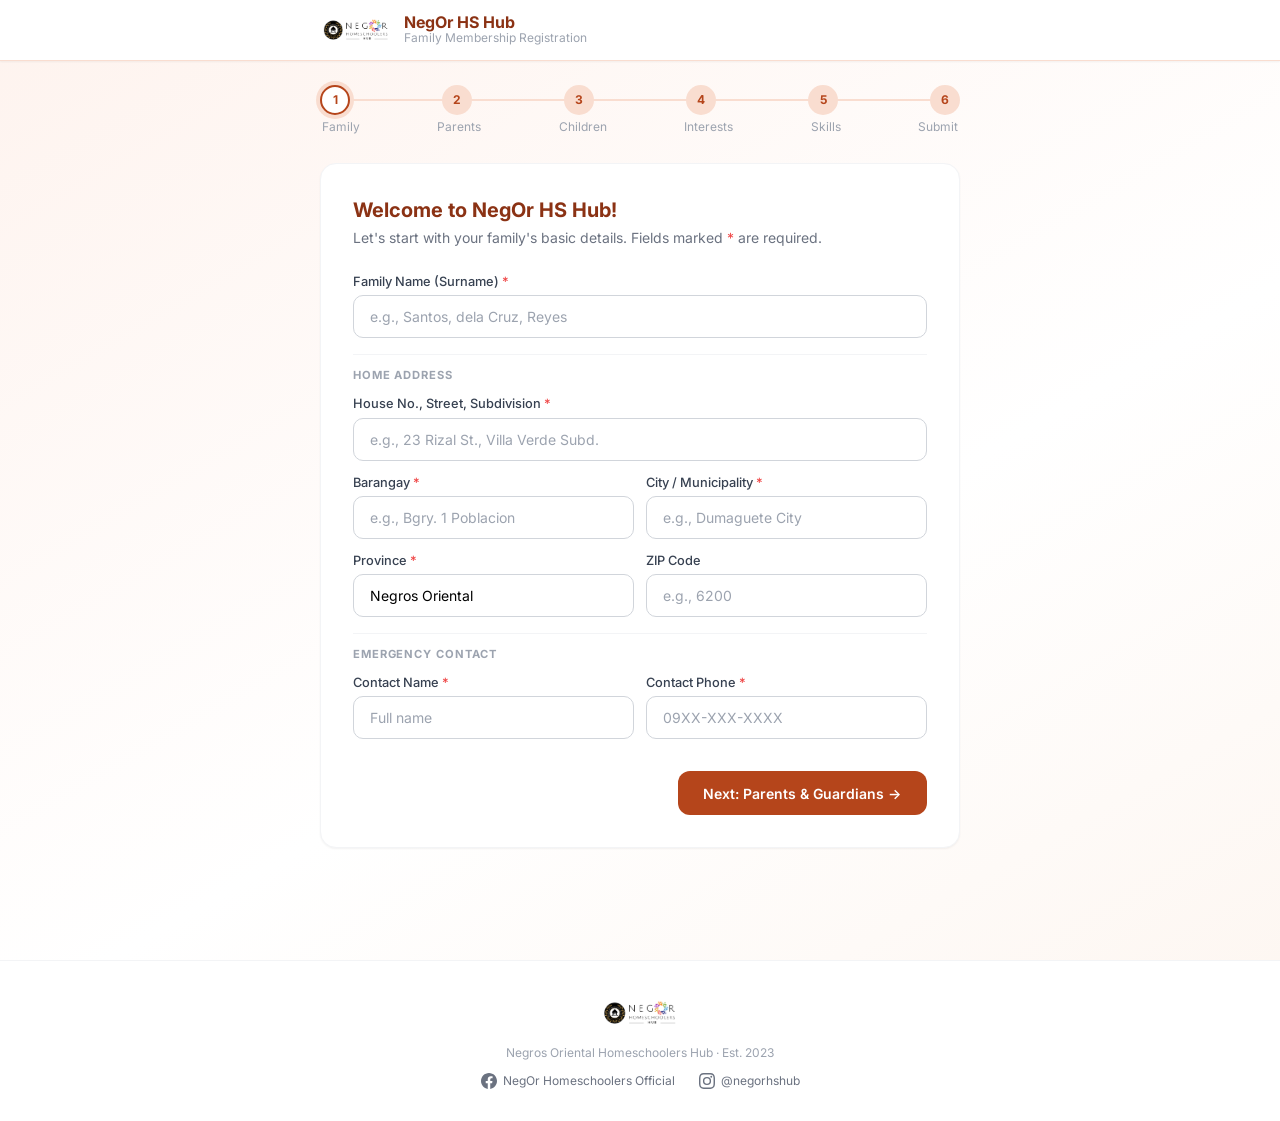
<file: register.html>
<!DOCTYPE html>
<html lang="en">
<head>
  <meta charset="UTF-8" />
  <meta name="viewport" content="width=device-width, initial-scale=1.0" />
  <title>Family Registration — NegOr HS Hub</title>
  <link rel="preconnect" href="https://fonts.googleapis.com" />
  <link rel="preconnect" href="https://fonts.gstatic.com" crossorigin />
  <link rel="preload" href="https://fonts.googleapis.com/css2?family=Inter:wght@300;400;500;600;700&display=swap" as="style" onload="this.onload=null;this.rel='stylesheet'" />
  <noscript><link href="https://fonts.googleapis.com/css2?family=Inter:wght@300;400;500;600;700&display=swap" rel="stylesheet" /></noscript>
  <link rel="stylesheet" href="tailwind.min.css" />
  <style>
    /* ── Terracotta palette ── */
    :root {
      --t:     #B5451B;   /* primary */
      --t-dk:  #8B3214;   /* dark / hover */
      --t-md:  #D4714E;   /* medium / borders */
      --t-lt:  #FEF3EE;   /* light bg */
      --t-pal: #F9DDD0;   /* pale / progress track */
      --t-rng: rgba(181,69,27,.14); /* focus ring */
    }

    body {
      font-family: 'Inter', sans-serif;
      background: linear-gradient(150deg,#FEF3EE 0%,#fff 55%,#fdf5ef 100%);
      min-height: 100vh;
    }

    /* Steps */
    .step { display: none; animation: fs .3s ease; }
    .step.active { display: block; }
    @keyframes fs { from { opacity:0; transform:translateY(12px); } to { opacity:1; transform:translateY(0); } }

    /* Progress */
    .prog-track::before {
      content:''; position:absolute;
      top:14px; left:16px; right:16px; height:2px;
      background:var(--t-pal); z-index:0;
    }
    #prog-fill {
      position:absolute; top:14px; left:16px; height:2px;
      background:var(--t); z-index:1; transition:width .4s ease;
    }
    .pdot {
      position:relative; z-index:2;
      width:30px; height:30px; border-radius:50%;
      display:flex; align-items:center; justify-content:center;
      font-size:12px; font-weight:700; transition:all .3s;
      background:var(--t-pal); color:var(--t);
    }
    .pdot.done { background:var(--t); color:#fff; }
    .pdot.curr { background:#fff; color:var(--t); border:2px solid var(--t); box-shadow:0 0 0 4px var(--t-pal); }

    /* Form elements */
    .label  { display:block; font-size:.8rem; font-weight:500; color:#374151; margin-bottom:.25rem; }
    .inp    {
      width:100%; padding:.625rem 1rem;
      border:1px solid #d1d5db; border-radius:.625rem;
      font-size:.875rem; outline:none; background:white;
      transition:border-color .15s, box-shadow .15s;
    }
    .inp:focus  { border-color:var(--t); box-shadow:0 0 0 3px var(--t-rng); }
    .field-err  { border-color:#ef4444 !important; background:#fef2f2 !important; }

    /* Check cards */
    .ccard {
      display:flex; align-items:flex-start; gap:.6rem;
      padding:.6rem .75rem;
      border:1px solid #e5e7eb; border-radius:.625rem;
      cursor:pointer; font-size:.8125rem; color:#374151;
      transition:border-color .15s, background .15s;
    }
    .ccard:hover { border-color:var(--t-md); background:var(--t-lt); }
    .ccard:has(input:checked) { border-color:var(--t); background:var(--t-lt); }
    .ccard input { margin-top:1px; accent-color:var(--t); flex-shrink:0; }

    /* Accordion */
    .acc-panel { display:none; }
    .acc-panel.open { display:grid; }

    /* Buttons */
    .btn-p {
      display:inline-flex; align-items:center; gap:.3rem;
      padding:.7rem 1.6rem; background:var(--t); color:#fff;
      border-radius:.75rem; font-size:.875rem; font-weight:600;
      border:none; cursor:pointer; transition:background .15s, transform .1s;
    }
    .btn-p:hover   { background:var(--t-dk); }
    .btn-p:active  { transform:scale(.97); }
    .btn-p:disabled { opacity:.6; cursor:not-allowed; }
    .btn-bk {
      display:inline-flex; align-items:center; gap:.3rem;
      padding:.7rem 1.2rem; background:#fff; border:1px solid #e5e7eb;
      color:#4b5563; border-radius:.75rem; font-size:.875rem; font-weight:500;
      cursor:pointer; transition:background .15s;
    }
    .btn-bk:hover { background:#f9fafb; }

    /* Add-entry dashed button */
    .btn-add {
      width:100%; display:flex; align-items:center; justify-content:center; gap:.5rem;
      padding:.625rem 1rem; margin-top:1rem;
      border:2px dashed var(--t-md); border-radius:.75rem;
      color:var(--t); font-size:.875rem; font-weight:500;
      cursor:pointer; background:transparent; transition:border-color .15s, background .15s;
    }
    .btn-add:hover { border-color:var(--t); background:var(--t-lt); }

    /* Upload zone */
    .upload-zone {
      border:2px dashed var(--t-md); border-radius:.75rem;
      padding:1.5rem; text-align:center; cursor:pointer;
      background:var(--t-lt); transition:border-color .15s, background .15s;
    }
    .upload-zone:hover { border-color:var(--t); }
    .upload-zone.ok    { border-color:#16a34a; background:#f0fdf4; }

    /* Section divider label */
    .sec-lbl {
      font-size:.7rem; font-weight:700; color:#9ca3af;
      text-transform:uppercase; letter-spacing:.08em; margin-bottom:.65rem;
    }
  </style>
</head>
<body>

<!-- ═══ HEADER ═══ -->
<header class="bg-white shadow-sm sticky top-0 z-20" style="border-bottom:1px solid var(--t-pal)">
  <div class="max-w-2xl mx-auto px-4 py-3 flex items-center gap-3">
    <a href="index.html">
      <img src="logo.webp" alt="NegOr Homeschoolers Hub" class="h-9 w-auto object-contain flex-shrink-0"
           onerror="this.style.display='none'" />
    </a>
    <div>
      <p class="font-bold leading-none" style="color:var(--t-dk)">NegOr HS Hub</p>
      <p class="text-xs text-gray-400">Family Membership Registration</p>
    </div>
  </div>
</header>

<!-- ═══ PROGRESS ═══ -->
<div class="max-w-2xl mx-auto px-4 pt-6 pb-2" id="progress-area">
  <div class="relative prog-track flex justify-between">
    <div id="prog-fill" style="width:0%"></div>
    <div id="pd1" class="pdot curr">1</div>
    <div id="pd2" class="pdot">2</div>
    <div id="pd3" class="pdot">3</div>
    <div id="pd4" class="pdot">4</div>
    <div id="pd5" class="pdot">5</div>
    <div id="pd6" class="pdot">6</div>
  </div>
  <div class="flex justify-between mt-1 px-0.5">
    <span class="text-xs text-gray-400">Family</span>
    <span class="text-xs text-gray-400">Parents</span>
    <span class="text-xs text-gray-400">Children</span>
    <span class="text-xs text-gray-400">Interests</span>
    <span class="text-xs text-gray-400">Skills</span>
    <span class="text-xs text-gray-400">Submit</span>
  </div>
</div>

<!-- ═══ FORM ═══ -->
<div class="max-w-2xl mx-auto px-4 pb-16">

  <div id="err-banner" class="hidden mt-4 flex items-start gap-2 bg-red-50 border border-red-200 rounded-xl px-4 py-3 text-sm text-red-700">
    <svg class="w-4 h-4 flex-shrink-0 mt-0.5" fill="none" viewBox="0 0 24 24" stroke="currentColor">
      <path stroke-linecap="round" stroke-linejoin="round" stroke-width="2" d="M12 8v4m0 4h.01M21 12a9 9 0 11-18 0 9 9 0 0118 0z"/>
    </svg>
    <span id="err-txt"></span>
  </div>

  <form id="reg-form" novalidate>

  <!-- ══ STEP 1: FAMILY ══ -->
  <div id="step-1" class="step active mt-5 bg-white rounded-2xl shadow-sm border border-gray-100 p-6 md:p-8">
    <h2 class="text-xl font-bold" style="color:var(--t-dk)">Welcome to NegOr HS Hub!</h2>
    <p class="text-sm text-gray-500 mt-1 mb-6">Let's start with your family's basic details. Fields marked <span class="text-red-500">*</span> are required.</p>

    <div class="space-y-4">
      <div>
        <label class="label" for="familyName">Family Name (Surname) <span class="text-red-500">*</span></label>
        <input type="text" id="familyName" class="inp" placeholder="e.g., Santos, dela Cruz, Reyes" required />
      </div>

      <div class="pt-3 border-t border-gray-100">
        <p class="sec-lbl">Home Address</p>
        <div class="space-y-3">
          <div>
            <label class="label" for="street">House No., Street, Subdivision <span class="text-red-500">*</span></label>
            <input type="text" id="street" class="inp" placeholder="e.g., 23 Rizal St., Villa Verde Subd." required />
          </div>
          <div class="grid grid-cols-2 gap-3">
            <div>
              <label class="label" for="barangay">Barangay <span class="text-red-500">*</span></label>
              <input type="text" id="barangay" class="inp" placeholder="e.g., Bgry. 1 Poblacion" required />
            </div>
            <div>
              <label class="label" for="city">City / Municipality <span class="text-red-500">*</span></label>
              <input type="text" id="city" class="inp" placeholder="e.g., Dumaguete City" required />
            </div>
          </div>
          <div class="grid grid-cols-2 gap-3">
            <div>
              <label class="label" for="province">Province <span class="text-red-500">*</span></label>
              <input type="text" id="province" class="inp" value="Negros Oriental" required />
            </div>
            <div>
              <label class="label" for="zipCode">ZIP Code</label>
              <input type="text" id="zipCode" class="inp" placeholder="e.g., 6200" />
            </div>
          </div>
        </div>
      </div>

      <div class="pt-3 border-t border-gray-100">
        <p class="sec-lbl">Emergency Contact</p>
        <div class="grid grid-cols-2 gap-3">
          <div>
            <label class="label" for="emergName">Contact Name <span class="text-red-500">*</span></label>
            <input type="text" id="emergName" class="inp" placeholder="Full name" required />
          </div>
          <div>
            <label class="label" for="emergPhone">Contact Phone <span class="text-red-500">*</span></label>
            <input type="tel" id="emergPhone" class="inp" placeholder="09XX-XXX-XXXX" required />
          </div>
        </div>
      </div>
    </div>

    <div class="mt-8 flex justify-end">
      <button type="button" class="btn-p" onclick="goNext(1)">Next: Parents & Guardians →</button>
    </div>
  </div>

  <!-- ══ STEP 2: PARENTS ══ -->
  <div id="step-2" class="step mt-5 bg-white rounded-2xl shadow-sm border border-gray-100 p-6 md:p-8">
    <h2 class="text-xl font-bold" style="color:var(--t-dk)">Parents & Guardians</h2>
    <p class="text-sm text-gray-500 mt-1 mb-6">Add all parents or guardians in your family. At least one is required.</p>
    <div id="parents-wrap" class="space-y-5"></div>
    <button type="button" class="btn-add" onclick="addParent()">
      <svg class="w-4 h-4" fill="none" viewBox="0 0 24 24" stroke="currentColor">
        <path stroke-linecap="round" stroke-linejoin="round" stroke-width="2" d="M12 4v16m8-8H4"/>
      </svg>
      Add Another Parent / Guardian
    </button>
    <div class="mt-8 flex justify-between">
      <button type="button" class="btn-bk" onclick="goPrev(2)">← Back</button>
      <button type="button" class="btn-p" onclick="goNext(2)">Next: Your Children →</button>
    </div>
  </div>

  <!-- ══ STEP 3: CHILDREN ══ -->
  <div id="step-3" class="step mt-5 bg-white rounded-2xl shadow-sm border border-gray-100 p-6 md:p-8">
    <h2 class="text-xl font-bold" style="color:var(--t-dk)">Your Children</h2>
    <p class="text-sm text-gray-500 mt-1 mb-6">Add each child in your homeschool. You may proceed without adding children.</p>
    <div id="children-wrap" class="space-y-5"></div>
    <button type="button" class="btn-add" onclick="addChild()">
      <svg class="w-4 h-4" fill="none" viewBox="0 0 24 24" stroke="currentColor">
        <path stroke-linecap="round" stroke-linejoin="round" stroke-width="2" d="M12 4v16m8-8H4"/>
      </svg>
      Add Another Child
    </button>
    <div class="mt-8 flex justify-between">
      <button type="button" class="btn-bk" onclick="goPrev(3)">← Back</button>
      <button type="button" class="btn-p" onclick="goNext(3)">Next: Community Interests →</button>
    </div>
  </div>

  <!-- ══ STEP 4: INTERESTS ══ -->
  <div id="step-4" class="step mt-5 bg-white rounded-2xl shadow-sm border border-gray-100 p-6 md:p-8">
    <h2 class="text-xl font-bold" style="color:var(--t-dk)">Community Interests</h2>
    <p class="text-sm text-gray-500 mt-1 mb-6">Let us know what your family is looking forward to. No commitments yet!</p>

    <!-- Activities -->
    <div class="mb-7">
      <p class="text-sm font-semibold text-gray-700 mb-1">📅 Annual Community Huddles &amp; Events</p>
      <p class="text-xs text-gray-400 mb-3">Which of our regular activities would your family like to join?</p>
      <div id="activities-grid" class="grid grid-cols-1 sm:grid-cols-2 gap-2"></div>
    </div>

    <!-- Clubs -->
    <div class="mb-7">
      <p class="text-sm font-semibold text-gray-700 mb-1">🌱 Growth Opportunities</p>
      <p class="text-xs text-gray-400 mb-3">Which groups or clubs is your family interested in?</p>
      <div id="clubs-grid" class="grid grid-cols-1 sm:grid-cols-2 gap-2"></div>
    </div>

    <!-- Suggestions -->
    <div class="pt-5 border-t border-gray-100">
      <p class="text-sm font-semibold text-gray-700 mb-1">💡 Your Suggestions</p>
      <p class="text-xs text-gray-400 mb-4">Have ideas for new activities, huddles, or growth groups? We'd love to hear them!</p>
      <div class="space-y-4">
        <div>
          <label class="label" for="act-suggest">Activity / Huddle Ideas <span class="text-gray-400 font-normal">(optional)</span></label>
          <textarea id="act-suggest" rows="2" class="inp resize-none"
            placeholder="e.g., Monthly cooking class, Nature hikes, Dad & Kids bonding day…"></textarea>
        </div>
        <div>
          <label class="label" for="growth-suggest">Growth Opportunity Ideas <span class="text-gray-400 font-normal">(optional)</span></label>
          <textarea id="growth-suggest" rows="2" class="inp resize-none"
            placeholder="e.g., Sign language club, Debate team, Math co-op…"></textarea>
        </div>
        <label class="ccard items-start">
          <input type="checkbox" id="willing-lead" />
          <span class="text-sm text-gray-700 leading-snug">
            <strong>I am willing to lead or co-facilitate</strong> one or more of the activities or groups I suggested above.
          </span>
        </label>
      </div>
    </div>

    <div class="mt-8 flex justify-between">
      <button type="button" class="btn-bk" onclick="goPrev(4)">← Back</button>
      <button type="button" class="btn-p" onclick="goNext(4)">Next: How You Can Help →</button>
    </div>
  </div>

  <!-- ══ STEP 5: SKILLS & VOLUNTEER ══ -->
  <div id="step-5" class="step mt-5 bg-white rounded-2xl shadow-sm border border-gray-100 p-6 md:p-8">
    <h2 class="text-xl font-bold" style="color:var(--t-dk)">How You Can Help</h2>
    <p class="text-sm text-gray-500 mt-1 mb-6">Every family has gifts to share. This helps us match you with the right opportunities!</p>

    <!-- Volunteer (streamlined) -->
    <div class="mb-7">
      <p class="text-sm font-semibold text-gray-700 mb-1">🙌 Volunteer Participation</p>
      <p class="text-xs text-gray-400 mb-3">How would your family like to contribute? (Select all that apply)</p>
      <div id="volunteer-grid" class="grid grid-cols-1 sm:grid-cols-2 gap-2 mb-3"></div>
      <div>
        <label class="label" for="vol-other">Other ways you'd like to help <span class="text-gray-400 font-normal">(optional)</span></label>
        <input type="text" id="vol-other" class="inp" placeholder="Describe your contribution…" />
      </div>
    </div>

    <!-- Skills -->
    <div>
      <p class="text-sm font-semibold text-gray-700 mb-1">✨ Gifts &amp; Strengths Inventory</p>
      <p class="text-xs text-gray-400 mb-3">What skills can your family contribute? Tick all that apply.</p>
      <div id="skills-accordion" class="space-y-4"></div>
      <div class="mt-3">
        <label class="label" for="other-skills">Other Skills or Strengths <span class="text-gray-400 font-normal">(optional)</span></label>
        <textarea id="other-skills" rows="2" class="inp resize-none" placeholder="Describe any additional skills…"></textarea>
      </div>
    </div>

    <div class="mt-8 flex justify-between">
      <button type="button" class="btn-bk" onclick="goPrev(5)">← Back</button>
      <button type="button" class="btn-p" onclick="goNext(5)">Next: Consent &amp; Payment →</button>
    </div>
  </div>

  <!-- ══ STEP 6: CONSENT & PAYMENT ══ -->
  <div id="step-6" class="step mt-5 bg-white rounded-2xl shadow-sm border border-gray-100 p-6 md:p-8">
    <h2 class="text-xl font-bold" style="color:var(--t-dk)">Review, Consent &amp; Payment</h2>
    <p class="text-sm text-gray-500 mt-1 mb-5">Almost there! Review your details, read the agreements, and complete your registration payment.</p>

    <!-- Review -->
    <div id="review-box" class="rounded-xl p-5 mb-6 text-sm space-y-3"
         style="background:var(--t-lt); border:1px solid var(--t-pal)"></div>

    <!-- Consent -->
    <div class="space-y-4 mb-7">
      <p class="text-sm font-semibold text-gray-700">Consent &amp; Agreements</p>

      <label class="ccard items-start">
        <input type="checkbox" id="consent-data" required />
        <span class="text-sm text-gray-700 leading-snug">
          <strong>Personal Data Collection Consent</strong> — I give NegOr HS Hub permission to collect and store my
          family's personal information for community management purposes. This data is kept confidential and used only
          for community activities. <span class="text-red-500">*</span>
        </span>
      </label>

      <label class="ccard items-start">
        <input type="checkbox" id="consent-photo" />
        <span class="text-sm text-gray-700 leading-snug">
          <strong>Photo &amp; Media Consent</strong> — I give permission for photos and videos taken during community
          events to include my family, and for these to be used or shared in our public Facebook group and other
          social media accounts, highlights, recap infographics, and similar community materials.
        </span>
      </label>

      <label class="ccard items-start">
        <input type="checkbox" id="consent-files" />
        <span class="text-sm text-gray-700 leading-snug">
          <strong>File &amp; Photo Contribution Consent</strong> — I give permission for files, photos, and resources
          I share with the community to be stored in the NegOr HS Hub shared Google Drive folder for community use.
        </span>
      </label>
    </div>

    <!-- Payment -->
    <div class="rounded-2xl p-5 mb-6" style="border:2px solid var(--t-md); background:var(--t-lt)">
      <p class="text-sm font-bold mb-1" style="color:var(--t-dk)">💳 Annual Community Membership Contribution</p>
      <p class="text-sm text-gray-600 mb-3">
        Your <strong>₱200.00</strong> annual contribution helps keep our little community running — it covers our
        shared Google Drive subscription, where everyone's information is kept safe and secure. Thank you for being
        part of NegOr HS Hub! 💛
      </p>
      <p class="text-xs text-gray-500 mb-5 rounded-lg px-3 py-2" style="background:var(--t-pal)">
        🤝 In the spirit of transparency, our financial records are available for review. Simply reach out to our
        Finance Team (Ella &amp; Debbie U.).
      </p>

      <div class="flex flex-col sm:flex-row items-center gap-5">
        <!-- QR Code -->
        <div class="text-center flex-shrink-0">
          <div class="bg-white rounded-xl border border-gray-200 p-2 inline-block">
            <img src="payment-qr.png" alt="InstaPay / GCash QR Code"
                 class="w-44 h-44 object-contain"
                 onerror="this.outerHTML='<div class=\'w-44 h-44 flex items-center justify-center bg-gray-100 rounded-lg text-xs text-gray-400 text-center p-3\'>QR image not found.<br/>Save QR as<br/><strong>payment-qr.png</strong><br/>in this folder.</div>'" />
          </div>
          <p class="text-xs text-gray-500 mt-2">GCash / InstaPay</p>
          <p class="text-xs font-semibold mt-0.5" style="color:var(--t)">Debbie Uy Matiao</p>
        </div>

        <!-- Instructions -->
        <div class="flex-1 space-y-2">
          <div class="flex items-start gap-2 text-sm text-gray-700">
            <span>1️⃣</span>
            <span>Open your <strong>GCash</strong> or any <strong>InstaPay</strong>-enabled banking app</span>
          </div>
          <div class="flex items-start gap-2 text-sm text-gray-700">
            <span>2️⃣</span>
            <span>Scan the QR code and send exactly <strong>₱200.00</strong></span>
          </div>
          <div class="flex items-start gap-2 text-sm text-gray-700">
            <span>3️⃣</span>
            <span>Take a <strong>screenshot</strong> of your successful transfer confirmation</span>
          </div>
          <div class="flex items-start gap-2 text-sm text-gray-700">
            <span>4️⃣</span>
            <span>Upload the screenshot below</span>
          </div>
          <p class="text-xs text-gray-400 pt-1">Transfer fees may apply. Please ensure ₱200 is received.</p>
        </div>
      </div>

      <!-- File upload -->
      <div class="mt-5">
        <label class="label">Upload Proof of Payment <span class="text-red-500">*</span></label>
        <div id="upload-zone" class="upload-zone" onclick="document.getElementById('payment-file').click()">
          <svg id="upload-icon" class="w-8 h-8 mx-auto mb-2" style="color:var(--t-md)"
               fill="none" viewBox="0 0 24 24" stroke="currentColor">
            <path stroke-linecap="round" stroke-linejoin="round" stroke-width="1.5"
                  d="M4 16v1a3 3 0 003 3h10a3 3 0 003-3v-1m-4-8l-4-4m0 0L8 8m4-4v12"/>
          </svg>
          <p id="upload-lbl" class="text-sm font-medium" style="color:var(--t)">Click to upload your payment screenshot</p>
          <p class="text-xs text-gray-400 mt-1">JPG, PNG, or PDF · Max 5 MB</p>
        </div>
        <input type="file" id="payment-file" accept="image/*,application/pdf" class="hidden" onchange="onFileSelect(this)" />
      </div>
    </div>

    <div class="mt-8 flex justify-between items-center">
      <button type="button" class="btn-bk" onclick="goPrev(6)">← Back</button>
      <button type="button" id="submit-btn" class="btn-p" onclick="submitForm()">
        <svg class="w-4 h-4" fill="none" viewBox="0 0 24 24" stroke="currentColor">
          <path stroke-linecap="round" stroke-linejoin="round" stroke-width="2" d="M5 13l4 4L19 7"/>
        </svg>
        Submit Registration
      </button>
    </div>
  </div>

  </form>

  <!-- ═══ SUCCESS ═══ -->
  <div id="success-screen" class="hidden mt-5 bg-white rounded-2xl shadow-sm border border-gray-100 p-8 text-center">
    <div class="w-16 h-16 bg-green-100 rounded-full flex items-center justify-center mx-auto mb-4">
      <svg class="w-8 h-8 text-green-600" fill="none" viewBox="0 0 24 24" stroke="currentColor">
        <path stroke-linecap="round" stroke-linejoin="round" stroke-width="3" d="M5 13l4 4L19 7"/>
      </svg>
    </div>
    <h2 class="text-2xl font-bold mb-2" style="color:var(--t-dk)">Welcome to NegOr HS Hub!</h2>
    <p class="text-gray-600 text-sm mb-1">Your family's registration has been submitted successfully.</p>
    <p id="success-id" class="text-xs text-gray-400 mb-5"></p>
    <div class="rounded-xl p-4 text-sm" style="background:var(--t-lt)">
      <p style="color:var(--t-dk)">A confirmation email has been sent to your primary parent's email address.</p>
      <p class="text-gray-500 text-xs mt-1">We look forward to learning and growing together with your family!</p>
    </div>
  </div>

</div><!-- /wrapper -->

<!-- ═══════════════ SCRIPT ═══════════════ -->
<script>
// ── CONFIG ────────────────────────────────────────────────────
const APPS_SCRIPT_URL = 'https://script.google.com/macros/s/AKfycbzqK95VnVUauW9oSRSW6mUTIaD5cxB0aCxMa2PwvxHgJKisM6dVbzJRUs8-YgtglbJhUA/exec';

// ── LISTS ─────────────────────────────────────────────────────
const ACTIVITIES = [
  'January — The Great Homeschool Campout',
  'March 3 — National Homeschool Day Celebration',
  'June — Learners\' Day',
  'August 12 — Community Anniversary Celebration',
  'November — Christmas Party',
  'December — Christmas Busking + Outreach',
];

const CLUBS = [
  'Home\'s Cool Harmony (Music Group)',
  'Book Exchange Club',
];

const VOLUNTEER_ROLES = [
  'Huddle Volunteer (setup, facilitation & program flow)',
  'Administrative Tasks (records, coordination, documentation)',
  'Social Media Management & Content Creation',
  'Photography & Community Documentation',
  'Resource & Materials Coordinator',
];

const SKILLS_CATS = [
  { key:'creative', emoji:'🎨', label:'Creative Arts & Media',
    items:['Music (instruments, singing, choir)','Visual Arts, Crafts & DIY',
           'Photography & Videography','Drama, Dance & Performance',
           'Writing, Storytelling & Design'] },
  { key:'practical', emoji:'🌿', label:'Practical & Technical Skills',
    items:['Cooking, Baking & Nutrition','Sewing, Home Arts & Crafts',
           'Gardening & Outdoor Skills','Technology, Coding & Digital Tools',
           'Carpentry, Home Repair & DIY'] },
  { key:'people', emoji:'🤝', label:'People & Community Skills',
    items:['Teaching, Tutoring & Mentoring','Event Planning & Facilitation',
           'Leadership & Community Organizing','Counseling & Pastoral Care',
           'Administrative & Coordination'] },
  { key:'business', emoji:'📊', label:'Business & Professional',
    items:['Finance, Budgeting & Bookkeeping','Marketing & Social Media',
           'Entrepreneurship & Business Planning','Project Management',
           'Health, Fitness & Wellness Coaching'] },
];

const RELATIONSHIPS    = ['Mother','Father','Guardian','Grandmother','Grandfather','Aunt','Uncle','Other'];
const CONTACT_METHODS  = ['Phone Call','Text Message','Email','Facebook Messenger','WhatsApp','Viber'];
const BLOOD_TYPES      = ['A+','A−','B+','B−','AB+','AB−','O+','O−','Unknown / Not Sure'];
const GRADES = [
  'Preschool / Kinder','Grade 1','Grade 2','Grade 3','Grade 4','Grade 5','Grade 6',
  'Grade 7 (JHS)','Grade 8','Grade 9','Grade 10','Grade 11 (SHS)','Grade 12',
  'College / Post-Secondary','Not yet school-age',
];
const CURRICULA = [
  'Traditional / Structured','Charlotte Mason','Classical Education','Montessori',
  'Unschooling / Self-Directed','Eclectic / Mixed','Online School / Blended Learning',
  'DepEd Homeschool Program','Other',
];

// ── STATE ─────────────────────────────────────────────────────
let step = 1, pCount = 0, cCount = 0;
const TOTAL = 6;

// ── INIT ──────────────────────────────────────────────────────
document.addEventListener('DOMContentLoaded', () => {
  addParent(); addChild();
  renderGrid('activities-grid', ACTIVITIES, 'activity');
  renderGrid('clubs-grid',      CLUBS,      'club');
  renderGrid('volunteer-grid',  VOLUNTEER_ROLES, 'vol');
  renderSkills();
  updateProg();
});

// ── RENDER HELPERS ────────────────────────────────────────────
function renderGrid(id, items, name) {
  document.getElementById(id).innerHTML = items.map(item => `
    <label class="ccard"><input type="checkbox" name="${name}" value="${item}" /><span>${item}</span></label>
  `).join('');
}

function renderSkills() {
  document.getElementById('skills-accordion').innerHTML = SKILLS_CATS.map(cat => `
    <div>
      <p class="text-sm font-semibold text-gray-800 mb-2">${cat.emoji} ${cat.label}</p>
      <div class="grid grid-cols-1 sm:grid-cols-2 gap-2">
        ${cat.items.map(s => `
          <label class="ccard"><input type="checkbox" name="sk_${cat.key}" value="${s}" /><span>${s}</span></label>`).join('')}
      </div>
    </div>`).join('');
}

// ── DYNAMIC PARENT / CHILD ────────────────────────────────────
const bldOpts = BLOOD_TYPES.map(t => `<option value="${t}">${t}</option>`).join('');

function addParent() {
  pCount++;
  const n = pCount;
  const d = document.createElement('div');
  d.id = `par-${n}`; d.className = 'border border-gray-200 rounded-xl p-5';
  d.innerHTML = `
    <div class="flex justify-between items-center mb-4">
      <p class="text-sm font-semibold text-gray-800">Parent / Guardian ${n}</p>
      ${n>1?`<button type="button" onclick="removeEl('par-${n}')" class="text-xs text-red-500 hover:text-red-700">✕ Remove</button>`:''}
    </div>
    <div class="grid grid-cols-1 sm:grid-cols-2 gap-3">
      <div>
        <label class="label">Full Name <span class="text-red-500">*</span></label>
        <input name="p_name" type="text" class="inp" placeholder="First M. Last" required/>
      </div>
      <div>
        <label class="label">Nickname <span class="text-gray-400 font-normal">(for birthday display)</span></label>
        <input name="p_nick" type="text" class="inp" placeholder="e.g. Mama Joy, Papa Dan"/>
      </div>
      <div>
        <label class="label">Email Address${n===1?` <span class="text-red-500">*</span>`:''}</label>
        <input name="p_email" type="email" class="inp" placeholder="name@email.com" ${n===1?'required':''}/>
      </div>
      <div>
        <label class="label">Phone Number <span class="text-red-500">*</span></label>
        <input name="p_phone" type="tel" class="inp" placeholder="09XXXXXXXXX" required/>
      </div>
      <div>
        <label class="label">Relationship to Child <span class="text-red-500">*</span></label>
        <select name="p_rel" class="inp bg-white" required>
          <option value="">Select…</option>
          ${RELATIONSHIPS.map(r=>`<option>${r}</option>`).join('')}
        </select>
      </div>
      <div>
        <label class="label">Birthday <span class="text-gray-400 font-normal">(month &amp; day only)</span></label>
        <input name="p_bday" type="text" class="inp" placeholder="e.g. Mar-25"
               title="Format: mmm-dd (e.g. Mar-25, Nov-02)"/>
      </div>
      <div>
        <label class="label">Preferred Contact</label>
        <select name="p_contact" class="inp bg-white">
          <option value="">Select…</option>
          ${CONTACT_METHODS.map(m=>`<option>${m}</option>`).join('')}
        </select>
      </div>
      <div>
        <label class="label">Blood Type</label>
        <select name="p_blood" class="inp bg-white">
          <option value="">Select…</option>${bldOpts}
        </select>
      </div>
      <div>
        <label class="label">Occupation / Profession</label>
        <input name="p_occ" type="text" class="inp" placeholder="e.g., Teacher, Engineer, Homemaker"/>
      </div>
    </div>`;
  document.getElementById('parents-wrap').appendChild(d);
}

function addChild() {
  cCount++;
  const n = cCount;
  const d = document.createElement('div');
  d.id = `chd-${n}`; d.className = 'border border-gray-200 rounded-xl p-5';
  d.innerHTML = `
    <div class="flex justify-between items-center mb-4">
      <p class="text-sm font-semibold text-gray-800">Child ${n}</p>
      ${n>1?`<button type="button" onclick="removeEl('chd-${n}')" class="text-xs text-red-500 hover:text-red-700">✕ Remove</button>`:''}
    </div>
    <div class="grid grid-cols-1 sm:grid-cols-2 gap-3">
      <div>
        <label class="label">Child's Full Name <span class="text-red-500">*</span></label>
        <input name="c_name" type="text" class="inp" placeholder="First M. Last" required/>
      </div>
      <div>
        <label class="label">Nickname <span class="text-gray-400 font-normal">(for birthday display)</span></label>
        <input name="c_nick" type="text" class="inp" placeholder="e.g. Lila, Kuya Ben"/>
      </div>
      <div>
        <label class="label">Date of Birth <span class="text-red-500">*</span></label>
        <input name="c_bday" type="date" class="inp" max="${new Date().toISOString().split('T')[0]}" required/>
      </div>
      <div>
        <label class="label">Grade Level <span class="text-red-500">*</span></label>
        <select name="c_grade" class="inp bg-white" required>
          <option value="">Select…</option>
          ${GRADES.map(g=>`<option>${g}</option>`).join('')}
        </select>
      </div>
      <div>
        <label class="label">Blood Type</label>
        <select name="c_blood" class="inp bg-white">
          <option value="">Select…</option>${bldOpts}
        </select>
      </div>
      <div>
        <label class="label">Curriculum / Learning Approach</label>
        <select name="c_curr" class="inp bg-white">
          <option value="">Select…</option>
          ${CURRICULA.map(c=>`<option>${c}</option>`).join('')}
        </select>
      </div>
      <div class="sm:col-span-2">
        <label class="label">Medical / Allergy Notes <span class="text-gray-400 font-normal">(optional)</span></label>
        <textarea name="c_med" rows="2" class="inp resize-none"
          placeholder="Any allergies, medical conditions, or special needs our facilitators should know about…"></textarea>
      </div>
    </div>`;
  document.getElementById('children-wrap').appendChild(d);
}

function removeEl(id) { document.getElementById(id)?.remove(); }

// ── NAVIGATION ────────────────────────────────────────────────
function goNext(cur) {
  if (!validate(cur)) return;
  step = cur + 1;
  show(step);
  if (step === 6) buildReview();
  top0();
}
function goPrev(cur) { step = cur - 1; show(step); top0(); }

function show(n) {
  document.querySelectorAll('.step').forEach(s => s.classList.remove('active'));
  document.getElementById('step-'+n).classList.add('active');
  updateProg();
}
function top0() { window.scrollTo({ top:0, behavior:'smooth' }); }

function updateProg() {
  for (let i=1; i<=TOTAL; i++) {
    const d = document.getElementById('pd'+i);
    d.classList.remove('done','curr');
    if (i < step)      { d.classList.add('done'); d.innerHTML='✓'; }
    else if (i===step) { d.classList.add('curr'); d.innerHTML=i; }
    else               { d.innerHTML=i; }
  }
  document.getElementById('prog-fill').style.width = ((step-1)/(TOTAL-1)*100)+'%';
}

// ── VALIDATION ────────────────────────────────────────────────
function validate(n) {
  clearErr();
  const box = document.getElementById('step-'+n);
  const reqs = box.querySelectorAll('[required]');
  let ok = true;
  reqs.forEach(el => {
    el.classList.remove('field-err');
    if (!el.value.trim()) {
      el.classList.add('field-err');
      el.addEventListener('input', () => el.classList.remove('field-err'), {once:true});
      ok = false;
    }
  });
  if (n===2 && !document.querySelector('#parents-wrap > div')) {
    showErr('Please add at least one parent or guardian.'); return false;
  }
  if (!ok) {
    showErr('Please fill in all required fields (highlighted in red).');
    box.querySelector('.field-err')?.scrollIntoView({behavior:'smooth', block:'center'});
  }
  return ok;
}
function showErr(m) {
  document.getElementById('err-txt').textContent = m;
  document.getElementById('err-banner').classList.remove('hidden');
  setTimeout(() => document.getElementById('err-banner').classList.add('hidden'), 7000);
}
function clearErr() { document.getElementById('err-banner').classList.add('hidden'); }

// ── FILE UPLOAD ───────────────────────────────────────────────
function onFileSelect(input) {
  const f = input.files[0]; if (!f) return;
  if (f.size > 5*1024*1024) {
    showErr('File is too large. Please upload a file under 5 MB.');
    input.value=''; return;
  }
  const z = document.getElementById('upload-zone');
  z.classList.add('ok');
  document.getElementById('upload-lbl').innerHTML =
    `✅ <strong>${f.name}</strong> (${(f.size/1024).toFixed(0)} KB) — ready`;
}

async function toBase64(file) {
  return new Promise((res, rej) => {
    const r = new FileReader();
    r.onload  = () => res(r.result.split(',')[1]);
    r.onerror = rej;
    r.readAsDataURL(file);
  });
}

// ── REVIEW SUMMARY ────────────────────────────────────────────
function buildReview() {
  const fn = g('familyName'), city = g('city');
  const parents  = [...document.querySelectorAll('#parents-wrap > div')].map(d=>({
    name:d.querySelector('[name="p_name"]').value, rel:d.querySelector('[name="p_rel"]').value }));
  const children = [...document.querySelectorAll('#children-wrap > div')].map(d=>({
    name:d.querySelector('[name="c_name"]').value, grade:d.querySelector('[name="c_grade"]').value }));
  const acts=chk('activity'), clubs=chk('club'), vols=chk('vol');

  const rows = [
    ['Family',            `${fn} Family — ${city}`],
    ['Parents/Guardians', parents.map(p=>p.name+(p.rel?` (${p.rel})`:'')).join(' • ')||'—'],
    ['Children',          children.map(c=>c.name+(c.grade?` (${c.grade})`:'')).join(' • ')||'None added'],
    acts.length  ? ['Activities',     acts.join(', ')]  : null,
    clubs.length ? ['Clubs/Co-ops',   clubs.join(', ')] : null,
    vols.length  ? ['Volunteer Roles', vols.join(', ')] : null,
  ].filter(Boolean);

  document.getElementById('review-box').innerHTML = rows.map(([k,v])=>`
    <div>
      <p class="text-xs font-semibold text-gray-400 uppercase tracking-wide mb-0.5">${k}</p>
      <p class="text-gray-800 text-sm">${v}</p>
    </div>`).join('');
}

// ── DATA COLLECTION ───────────────────────────────────────────
function collect() {
  const parents = [...document.querySelectorAll('#parents-wrap > div')].map(d=>({
    name:           d.querySelector('[name="p_name"]').value.trim(),
    nickname:       d.querySelector('[name="p_nick"]').value.trim(),
    email:          d.querySelector('[name="p_email"]').value.trim(),
    phone:          d.querySelector('[name="p_phone"]').value.trim(),
    relationship:   d.querySelector('[name="p_rel"]').value,
    preferredContact: d.querySelector('[name="p_contact"]').value,
    bloodType:      d.querySelector('[name="p_blood"]').value,
    occupation:     d.querySelector('[name="p_occ"]').value.trim(),
    birthday:       d.querySelector('[name="p_bday"]').value.trim(),
  }));

  const children = [...document.querySelectorAll('#children-wrap > div')].map(d=>({
    name:        d.querySelector('[name="c_name"]').value.trim(),
    nickname:    d.querySelector('[name="c_nick"]').value.trim(),
    birthday:    d.querySelector('[name="c_bday"]').value,
    gradeLevel:  d.querySelector('[name="c_grade"]').value,
    bloodType:   d.querySelector('[name="c_blood"]').value,
    curriculum:  d.querySelector('[name="c_curr"]').value,
    medicalNotes:d.querySelector('[name="c_med"]').value.trim(),
  }));

  const skills = {};
  SKILLS_CATS.forEach(cat => {
    skills[cat.key] = [...document.querySelectorAll(`input[name="sk_${cat.key}"]:checked`)].map(i=>i.value);
  });
  skills.other = g('other-skills');

  return {
    familyName: g('familyName'),
    address:{ street:g('street'), barangay:g('barangay'), city:g('city'), province:g('province'), zipCode:g('zipCode') },
    emergencyContactName:  g('emergName'),
    emergencyContactPhone: g('emergPhone'),
    parents, children,
    activities:    chk('activity'),
    clubs:         chk('club'),
    volunteerRoles: chk('vol'),
    volunteerOther: g('vol-other'),
    activitySuggestions: g('act-suggest'),
    growthSuggestions:   g('growth-suggest'),
    willingToLead: document.getElementById('willing-lead').checked,
    skills,
    consent:{
      data:             document.getElementById('consent-data').checked,
      photo:            document.getElementById('consent-photo').checked,
      fileContribution: document.getElementById('consent-files').checked,
    },
  };
}

// ── SUBMISSION ────────────────────────────────────────────────
async function submitForm() {
  if (!document.getElementById('consent-data').checked) {
    showErr('You must agree to the Personal Data Collection Consent to submit.'); return;
  }
  const fileInput = document.getElementById('payment-file');
  if (!fileInput.files || fileInput.files.length===0) {
    showErr('Please upload your proof of payment before submitting.');
    document.getElementById('upload-zone').scrollIntoView({behavior:'smooth', block:'center'});
    return;
  }

  const btn = document.getElementById('submit-btn');
  btn.disabled = true;
  btn.innerHTML = `<svg class="w-4 h-4 animate-spin" fill="none" viewBox="0 0 24 24">
    <circle class="opacity-25" cx="12" cy="12" r="10" stroke="currentColor" stroke-width="4"></circle>
    <path class="opacity-75" fill="currentColor" d="M4 12a8 8 0 018-8V0C5.373 0 0 5.373 0 12h4z"></path>
  </svg> Submitting…`;

  const payload = collect();

  try {
    const file = fileInput.files[0];
    payload.paymentProof = { name:file.name, mimeType:file.type, base64: await toBase64(file) };
  } catch(e) {
    showErr('Could not read the uploaded file. Please try again.');
    resetBtn(btn); return;
  }

  try {
    const res  = await fetch(APPS_SCRIPT_URL, {
      method:'POST', headers:{'Content-Type':'text/plain'}, body:JSON.stringify(payload)
    });
    const data = await res.json();
    if (data.success) {
      document.getElementById('reg-form').classList.add('hidden');
      document.getElementById('progress-area').classList.add('hidden');
      document.getElementById('err-banner').classList.add('hidden');
      document.getElementById('success-screen').classList.remove('hidden');
      document.getElementById('success-id').textContent = 'Your Family ID: ' + data.familyId;
      top0();
    } else { throw new Error(data.error||'Submission failed'); }
  } catch(err) {
    resetBtn(btn);
    showErr('Could not reach the server. Please check your connection and try again. Your data is preserved.');
    console.error(err);
  }
}

function resetBtn(btn) {
  btn.disabled = false;
  btn.innerHTML = `<svg class="w-4 h-4" fill="none" viewBox="0 0 24 24" stroke="currentColor">
    <path stroke-linecap="round" stroke-linejoin="round" stroke-width="2" d="M5 13l4 4L19 7"/></svg>
    Submit Registration`;
}

// ── HELPERS ───────────────────────────────────────────────────
const g   = id => (document.getElementById(id)?.value||'').trim();
const chk = name => [...document.querySelectorAll(`input[name="${name}"]:checked`)].map(i=>i.value);

window.addEventListener('beforeunload', e => {
  if (step>1) { e.preventDefault(); e.returnValue=''; }
});
</script>

<!-- ═══ FOOTER ═══ -->
<footer class="mt-12 py-8 border-t border-gray-100 bg-white">
  <div class="max-w-4xl mx-auto px-4 text-center">
    <img src="logo.webp" alt="NegOr Homeschoolers Hub" class="h-10 mx-auto mb-3 object-contain"
         onerror="this.style.display='none'" />
    <p class="text-xs text-gray-400 mb-3">Negros Oriental Homeschoolers Hub · Est. 2023</p>
    <div class="flex items-center justify-center gap-6 text-xs">
      <a href="https://www.facebook.com/groups/negorhomeschoolershub" target="_blank" rel="noopener"
         class="flex items-center gap-1.5 text-gray-500 hover:text-[#B5451B] transition-colors">
        <svg class="w-4 h-4" fill="currentColor" viewBox="0 0 24 24"><path d="M24 12.073c0-6.627-5.373-12-12-12s-12 5.373-12 12c0 5.99 4.388 10.954 10.125 11.854v-8.385H7.078v-3.47h3.047V9.43c0-3.007 1.792-4.669 4.533-4.669 1.312 0 2.686.235 2.686.235v2.953H15.83c-1.491 0-1.956.925-1.956 1.874v2.25h3.328l-.532 3.47h-2.796v8.385C19.612 23.027 24 18.062 24 12.073z"/></svg>
        NegOr Homeschoolers Official
      </a>
      <a href="https://www.instagram.com/negorhshub" target="_blank" rel="noopener"
         class="flex items-center gap-1.5 text-gray-500 hover:text-[#B5451B] transition-colors">
        <svg class="w-4 h-4" fill="currentColor" viewBox="0 0 24 24"><path d="M12 2.163c3.204 0 3.584.012 4.85.07 3.252.148 4.771 1.691 4.919 4.919.058 1.265.069 1.645.069 4.849 0 3.205-.012 3.584-.069 4.849-.149 3.225-1.664 4.771-4.919 4.919-1.266.058-1.644.07-4.85.07-3.204 0-3.584-.012-4.849-.07-3.26-.149-4.771-1.699-4.919-4.92-.058-1.265-.07-1.644-.07-4.849 0-3.204.013-3.583.07-4.849.149-3.227 1.664-4.771 4.919-4.919 1.266-.057 1.645-.069 4.849-.069zM12 0C8.741 0 8.333.014 7.053.072 2.695.272.273 2.69.073 7.052.014 8.333 0 8.741 0 12c0 3.259.014 3.668.072 4.948.2 4.358 2.618 6.78 6.98 6.98C8.333 23.986 8.741 24 12 24c3.259 0 3.668-.014 4.948-.072 4.354-.2 6.782-2.618 6.979-6.98.059-1.28.073-1.689.073-4.948 0-3.259-.014-3.667-.072-4.947-.196-4.354-2.617-6.78-6.979-6.98C15.668.014 15.259 0 12 0zm0 5.838a6.162 6.162 0 100 12.324 6.162 6.162 0 000-12.324zM12 16a4 4 0 110-8 4 4 0 010 8zm6.406-11.845a1.44 1.44 0 100 2.881 1.44 1.44 0 000-2.881z"/></svg>
        @negorhshub
      </a>
    </div>
  </div>
</footer>
</body>
</html>
</file>
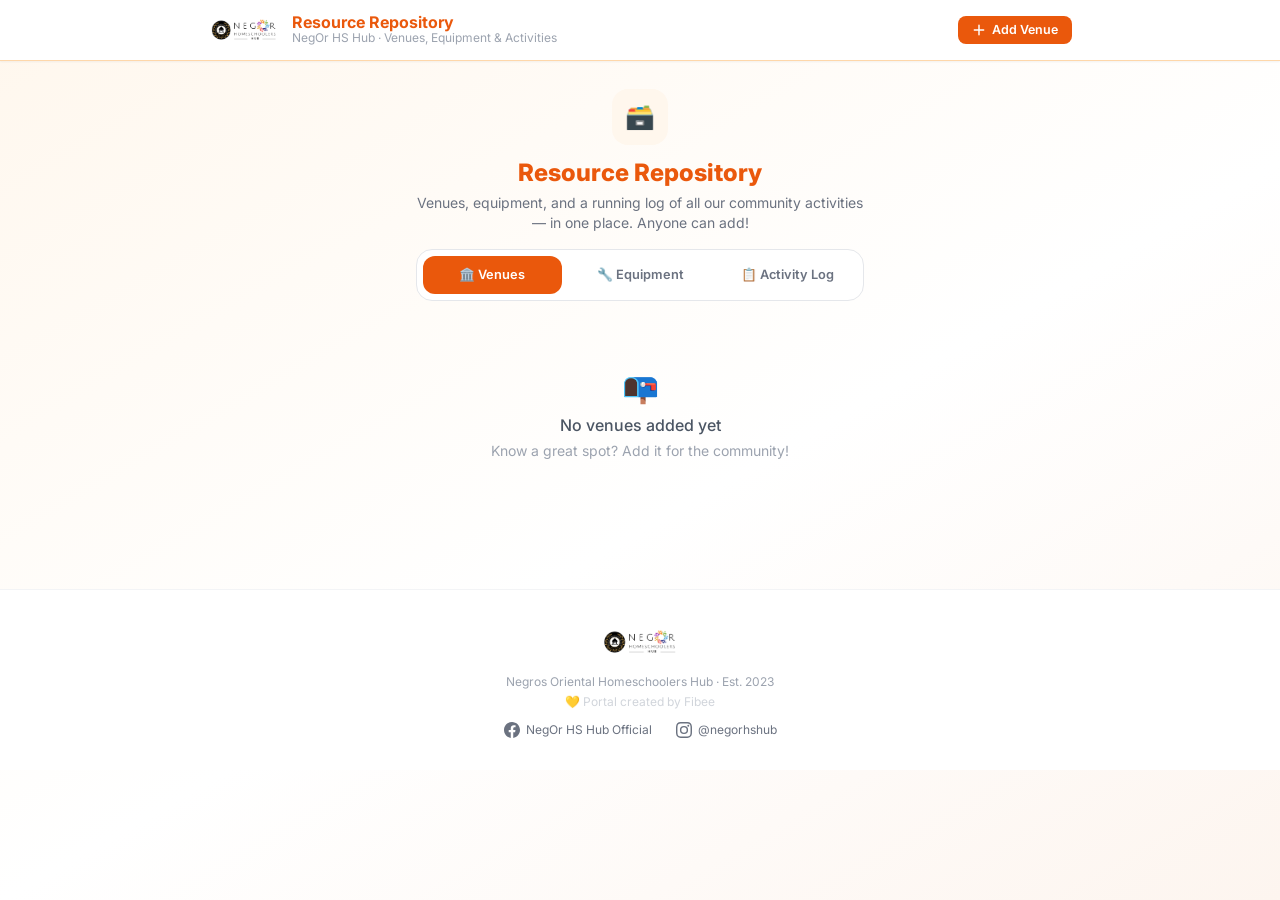
<file: resources.html>
<!DOCTYPE html>
<html lang="en">
<head>
  <meta charset="UTF-8" />
  <meta name="viewport" content="width=device-width, initial-scale=1.0" />
  <title>Resource Repository — NegOr HS Hub</title>
  <link rel="preconnect" href="https://fonts.googleapis.com" />
  <link rel="preconnect" href="https://fonts.gstatic.com" crossorigin />
  <link rel="preload" href="https://fonts.googleapis.com/css2?family=Inter:wght@300;400;500;600;700;800&display=swap" as="style" onload="this.onload=null;this.rel='stylesheet'" />
  <noscript><link href="https://fonts.googleapis.com/css2?family=Inter:wght@300;400;500;600;700;800&display=swap" rel="stylesheet" /></noscript>
  <link rel="stylesheet" href="tailwind.min.css" />
  <style>
    :root {
      --t:    #B5451B;
      --t-dk: #8B3214;
      --o:    #ea580c;
      --o-dk: #c2410c;
      --o-lt: #fff7ed;
      --o-pl: #fed7aa;
    }
    * { box-sizing: border-box; }
    body { font-family:'Inter',sans-serif; background:linear-gradient(150deg,#fff7ed 0%,#fff 55%,#fdf5ef 100%); min-height:100vh; }

    /* Tabs */
    .tab-bar { display:flex; gap:.5rem; background:#fff; border:1px solid #e5e7eb; border-radius:1rem; padding:.35rem; }
    .tab-btn { flex:1; padding:.6rem .5rem; border:none; background:transparent; border-radius:.75rem; font-size:.8rem; font-weight:600; cursor:pointer; color:#6b7280; transition:all .15s; }
    .tab-btn.active { background:var(--o); color:#fff; }
    .tab-btn:not(.active):hover { background:#fff7ed; color:var(--o); }

    /* Inputs */
    .inp { width:100%; padding:.6rem .875rem; border:1px solid #d1d5db; border-radius:.625rem; font-size:.875rem; outline:none; background:#fff; transition:border-color .15s,box-shadow .15s; }
    .inp:focus { border-color:var(--o); box-shadow:0 0 0 3px rgba(234,88,12,.1); }
    select.inp { appearance:none; background-image:url("data:image/svg+xml,%3Csvg xmlns='http://www.w3.org/2000/svg' fill='none' viewBox='0 0 24 24' stroke='%236b7280'%3E%3Cpath stroke-linecap='round' stroke-linejoin='round' stroke-width='2' d='M19 9l-7 7-7-7'/%3E%3C/svg%3E"); background-repeat:no-repeat; background-position:right .75rem center; background-size:1rem; padding-right:2.5rem; }
    .label { display:block; font-size:.75rem; font-weight:600; color:#374151; margin-bottom:.25rem; }

    /* Buttons */
    .btn-o { display:inline-flex; align-items:center; gap:.35rem; padding:.65rem 1.25rem; background:var(--o); color:#fff; border-radius:.75rem; font-size:.875rem; font-weight:600; border:none; cursor:pointer; transition:background .15s; }
    .btn-o:hover { background:var(--o-dk); }
    .btn-o:disabled { opacity:.6; cursor:not-allowed; }
    .btn-sm { padding:.4rem .9rem; font-size:.78rem; border-radius:.5rem; }
    .btn-outline { display:inline-flex; align-items:center; gap:.3rem; padding:.6rem 1rem; background:#fff; border:1px solid #e5e7eb; color:#4b5563; border-radius:.75rem; font-size:.875rem; font-weight:500; cursor:pointer; transition:background .15s; }
    .btn-outline:hover { background:#f9fafb; }

    /* Resource list rows */
    .res-row { background:#fff; border:1px solid #e5e7eb; border-radius:1rem; padding:1rem 1.25rem; box-shadow:0 1px 3px rgba(0,0,0,.04); transition:box-shadow .15s; }
    .res-row:hover { box-shadow:0 3px 12px rgba(234,88,12,.1); }
    .badge { display:inline-block; padding:.15rem .5rem; border-radius:999px; font-size:.65rem; font-weight:700; text-transform:uppercase; letter-spacing:.04em; }
    .badge-active   { background:#dcfce7; color:#15803d; }
    .badge-inactive { background:#f3f4f6; color:#6b7280; }
    .badge-good     { background:#dcfce7; color:#15803d; }
    .badge-fair     { background:#fef3c7; color:#92400e; }
    .badge-repair   { background:#fee2e2; color:#dc2626; }

    /* Modal */
    .modal-backdrop { position:fixed; inset:0; background:rgba(0,0,0,.4); z-index:9999; display:flex; align-items:center; justify-content:center; padding:1rem; }
    .modal-box { background:#fff; border-radius:1.25rem; width:100%; max-width:32rem; max-height:90vh; overflow-y:auto; box-shadow:0 20px 60px rgba(0,0,0,.2); }
  </style>
</head>
<body>

<!-- ═══ HEADER ═══ -->
<header class="bg-white shadow-sm sticky top-0 z-20" style="border-bottom:1px solid var(--o-pl)">
  <div class="max-w-4xl mx-auto px-4 py-3 flex items-center gap-3">
    <a href="index.html">
      <img src="logo.webp" alt="NegOr Homeschoolers Hub" class="h-9 w-auto object-contain flex-shrink-0"
           onerror="this.style.display='none'" />
    </a>
    <div class="flex-1">
      <p class="font-bold leading-none" style="color:var(--o)">Resource Repository</p>
      <p class="text-xs text-gray-400">NegOr HS Hub · Venues, Equipment &amp; Activities</p>
    </div>
    <button id="add-btn" onclick="openAddModal(currentTab)"
            class="btn-o btn-sm flex items-center gap-1.5 text-xs">
      <svg class="w-3.5 h-3.5" fill="none" viewBox="0 0 24 24" stroke="currentColor">
        <path stroke-linecap="round" stroke-linejoin="round" stroke-width="2.5" d="M12 4v16m8-8H4"/>
      </svg>
      <span id="add-btn-label">Add Venue</span>
    </button>
  </div>
</header>

<!-- ═══ HERO ═══ -->
<div class="max-w-4xl mx-auto px-4 pt-7 pb-4 text-center">
  <div class="w-14 h-14 rounded-2xl flex items-center justify-center mx-auto mb-3" style="background:var(--o-lt)">
    <span class="text-2xl">🗃️</span>
  </div>
  <h1 class="text-2xl font-extrabold" style="color:var(--o)">Resource Repository</h1>
  <p class="text-sm text-gray-500 mt-1 max-w-md mx-auto">Venues, equipment, and a running log of all our community activities — in one place. Anyone can add!</p>
</div>

<!-- ═══ TABS ═══ -->
<div class="max-w-4xl mx-auto px-4 mb-5">
  <div class="tab-bar max-w-md mx-auto">
    <button class="tab-btn active" id="tab-venues"     onclick="switchTab('venues')">🏛️ Venues</button>
    <button class="tab-btn"        id="tab-equipment"  onclick="switchTab('equipment')">🔧 Equipment</button>
    <button class="tab-btn"        id="tab-activities" onclick="switchTab('activities')">📋 Activity Log</button>

  </div>
</div>

<!-- ═══ CONTENT ═══ -->
<div class="max-w-4xl mx-auto px-4 pb-16">

  <!-- Venues Panel -->
  <div id="panel-venues">
    <div id="venues-loading" class="text-center py-12 text-gray-400">
      <div class="text-3xl mb-2 animate-pulse">🏛️</div><p class="text-sm">Loading venues…</p>
    </div>
    <div id="venues-empty" class="hidden text-center py-12 text-gray-400">
      <div class="text-3xl mb-2">📭</div>
      <p class="font-medium text-gray-600">No venues added yet</p>
      <p class="text-sm mt-1">Know a great spot? Add it for the community!</p>
    </div>
    <div id="venues-list" class="hidden space-y-3"></div>
  </div>

  <!-- Equipment Panel -->
  <div id="panel-equipment" class="hidden">
    <div id="equipment-loading" class="text-center py-12 text-gray-400">
      <div class="text-3xl mb-2 animate-pulse">🔧</div><p class="text-sm">Loading equipment…</p>
    </div>
    <div id="equipment-empty" class="hidden text-center py-12 text-gray-400">
      <div class="text-3xl mb-2">📭</div>
      <p class="font-medium text-gray-600">No equipment added yet</p>
      <p class="text-sm mt-1">Have something you can lend? Add it here!</p>
    </div>
    <div id="equipment-list" class="hidden space-y-3"></div>
  </div>

  <!-- Activity Log Panel -->
  <div id="panel-activities" class="hidden">
    <div id="activities-loading" class="text-center py-12 text-gray-400">
      <div class="text-3xl mb-2 animate-pulse">📋</div><p class="text-sm">Loading activity log…</p>
    </div>
    <div id="activities-empty" class="hidden text-center py-12 text-gray-400">
      <div class="text-3xl mb-2">📭</div>
      <p class="font-medium text-gray-600">No activities logged yet</p>
      <p class="text-sm mt-1">Log an activity to keep a record of what the community has done!</p>
    </div>
    <div id="activities-list" class="hidden space-y-3"></div>
  </div>

</div>

<!-- ═══ ADD MODAL ═══ -->
<div id="add-modal" class="modal-backdrop hidden" onclick="if(event.target===this) closeModal()">
  <div class="modal-box">
    <div class="px-6 pt-5 pb-4 border-b border-gray-100 flex items-center justify-between">
      <h2 id="modal-title" class="font-bold text-gray-900"></h2>
      <button onclick="closeModal()" class="text-gray-400 hover:text-gray-600 text-xl leading-none">&times;</button>
    </div>
    <div id="modal-body" class="px-6 py-5 space-y-4"></div>
    <div class="px-6 pb-5 flex gap-3">
      <button id="modal-save-btn" onclick="saveResource()" class="btn-o flex-1">Save</button>
      <button onclick="closeModal()" class="btn-outline flex-1">Cancel</button>
    </div>
  </div>
</div>

<!-- ═══ FOOTER ═══ -->
<footer class="mt-4 py-8 border-t border-gray-100 bg-white">
  <div class="max-w-4xl mx-auto px-4 text-center">
    <img src="logo.webp" alt="NegOr Homeschoolers Hub" class="h-10 mx-auto mb-3 object-contain"
         onerror="this.style.display='none'" />
    <p class="text-xs text-gray-400 mb-1">Negros Oriental Homeschoolers Hub · Est. 2023</p>
    <p class="text-xs text-gray-300 mb-3">💛 Portal created by Fibee</p>
    <div class="flex items-center justify-center gap-6 text-xs">
      <a href="https://www.facebook.com/groups/negorhshubofficial" target="_blank" rel="noopener"
         class="flex items-center gap-1.5 text-gray-500 hover:text-[#B5451B] transition-colors">
        <svg class="w-4 h-4" fill="currentColor" viewBox="0 0 24 24"><path d="M24 12.073c0-6.627-5.373-12-12-12s-12 5.373-12 12c0 5.99 4.388 10.954 10.125 11.854v-8.385H7.078v-3.47h3.047V9.43c0-3.007 1.792-4.669 4.533-4.669 1.312 0 2.686.235 2.686.235v2.953H15.83c-1.491 0-1.956.925-1.956 1.874v2.25h3.328l-.532 3.47h-2.796v8.385C19.612 23.027 24 18.062 24 12.073z"/></svg>
        NegOr HS Hub Official
      </a>
      <a href="https://www.instagram.com/negorhshub" target="_blank" rel="noopener"
         class="flex items-center gap-1.5 text-gray-500 hover:text-[#B5451B] transition-colors">
        <svg class="w-4 h-4" fill="currentColor" viewBox="0 0 24 24"><path d="M12 2.163c3.204 0 3.584.012 4.85.07 3.252.148 4.771 1.691 4.919 4.919.058 1.265.069 1.645.069 4.849 0 3.205-.012 3.584-.069 4.849-.149 3.225-1.664 4.771-4.919 4.919-1.266.058-1.644.07-4.85.07-3.204 0-3.584-.012-4.849-.07-3.26-.149-4.771-1.699-4.919-4.92-.058-1.265-.07-1.644-.07-4.849 0-3.204.013-3.583.07-4.849.149-3.227 1.664-4.771 4.919-4.919 1.266-.057 1.645-.069 4.849-.069zM12 0C8.741 0 8.333.014 7.053.072 2.695.272.273 2.69.073 7.052.014 8.333 0 8.741 0 12c0 3.259.014 3.668.072 4.948.2 4.358 2.618 6.78 6.98 6.98C8.333 23.986 8.741 24 12 24c3.259 0 3.668-.014 4.948-.072 4.354-.2 6.782-2.618 6.979-6.98.059-1.28.073-1.689.073-4.948 0-3.259-.014-3.667-.072-4.947-.196-4.354-2.617-6.78-6.979-6.98C15.668.014 15.259 0 12 0zm0 5.838a6.162 6.162 0 100 12.324 6.162 6.162 0 000-12.324zM12 16a4 4 0 110-8 4 4 0 010 8zm6.406-11.845a1.44 1.44 0 100 2.881 1.44 1.44 0 000-2.881z"/></svg>
        @negorhshub
      </a>
    </div>
  </div>
</footer>

<script>
const APPS_SCRIPT_URL = 'https://script.google.com/macros/s/AKfycbyAccFyFzcNgGN2FdiyACxSBvTxIdVy3M0lPSEsph17vrhzzY5cbFvQGDCTQXtSK_G__w/exec';
var currentTab  = 'venues';
var currentType = '';

// ── TABS ──────────────────────────────────────────────────────

var TAB_LABELS = { venues:'Add Venue', equipment:'Add Equipment', activities:'Log Activity' };

function switchTab(tab) {
  currentTab = tab;
  ['venues','equipment','activities'].forEach(function(t) {
    document.getElementById('tab-' + t).classList.toggle('active', t === tab);
    document.getElementById('panel-' + t).classList.toggle('hidden', t !== tab);
  });
  document.getElementById('add-btn-label').textContent = TAB_LABELS[tab] || 'Add';
}

// ── LOAD DATA ─────────────────────────────────────────────────

async function loadAll() {
  await Promise.all([loadVenues(), loadEquipment(), loadActivities()]);
}

function messengerUrl(handle) {
  if (!handle) return '';
  handle = handle.trim().replace(/^@/,'').replace(/^m\.me\//,'');
  return handle ? 'https://m.me/' + handle : '';
}

async function loadVenues() {
  try {
    var res   = await fetch(APPS_SCRIPT_URL + '?action=getVenues');
    var data  = await res.json();
    var items = (data.success && data.data) ? data.data : [];
    document.getElementById('venues-loading').classList.add('hidden');
    if (items.length === 0) { document.getElementById('venues-empty').classList.remove('hidden'); return; }
    var list = document.getElementById('venues-list');
    list.classList.remove('hidden');
    list.innerHTML = items.map(function(v) {
      var status  = v['status'] || 'Active';
      var msUrl   = messengerUrl(v['contact_number'] || '');
      var contact = v['contact_person'] || '';
      var messenger = v['contact_number'] || '';
      return '<div class="res-row">' +
        '<div class="flex items-start gap-3">' +
          '<div class="flex-1 min-w-0">' +
            '<div class="flex flex-wrap items-center gap-2 mb-1">' +
              '<p class="font-bold text-gray-900 text-base">' + escHtml(v['name'] || 'Unnamed Venue') + '</p>' +
              '<span class="badge ' + (status === 'Active' ? 'badge-active' : 'badge-inactive') + '">' + escHtml(status) + '</span>' +
            '</div>' +
            '<p class="text-xs text-gray-500 mb-2">' + escHtml(v['type'] || '') + (v['capacity'] ? ' · Up to ' + escHtml(v['capacity']) + ' pax' : '') + '</p>' +
            (v['address'] ? '<p class="text-xs text-gray-600 mb-1">📍 ' + escHtml(v['address']) + '</p>' : '') +
            (contact ? '<p class="text-xs text-gray-500">👤 ' + escHtml(contact) +
              (msUrl ? '&nbsp;·&nbsp;<a href="' + msUrl + '" target="_blank" rel="noopener" class="text-orange-600 font-medium hover:underline">📲 Messenger</a>' : '') +
              '</p>' : '') +
            (v['notes'] ? '<p class="text-xs text-gray-400 mt-2 italic">' + escHtml(v['notes']) + '</p>' : '') +
          '</div>' +
        '</div>' +
      '</div>';
    }).join('');
  } catch(e) {
    document.getElementById('venues-loading').classList.add('hidden');
    document.getElementById('venues-empty').classList.remove('hidden');
  }
}

async function loadEquipment() {
  try {
    var res   = await fetch(APPS_SCRIPT_URL + '?action=getEquipment');
    var data  = await res.json();
    var items = (data.success && data.data) ? data.data : [];
    document.getElementById('equipment-loading').classList.add('hidden');
    if (items.length === 0) { document.getElementById('equipment-empty').classList.remove('hidden'); return; }
    var list = document.getElementById('equipment-list');
    list.classList.remove('hidden');
    list.innerHTML = items.map(function(eq) {
      var cond     = (eq['condition'] || 'Good').toLowerCase();
      var badgeCls = cond === 'good' ? 'badge-good' : cond === 'fair' ? 'badge-fair' : 'badge-repair';
      var msUrl    = messengerUrl(eq['contact'] || '');
      return '<div class="res-row">' +
        '<div class="flex items-start gap-3">' +
          '<div class="flex-1 min-w-0">' +
            '<div class="flex flex-wrap items-center gap-2 mb-1">' +
              '<p class="font-bold text-gray-900 text-base">' + escHtml(eq['item_name'] || 'Item') + '</p>' +
              '<span class="badge ' + badgeCls + '">' + escHtml(eq['condition'] || 'Good') + '</span>' +
            '</div>' +
            '<p class="text-xs text-gray-500 mb-2">' + escHtml(eq['category'] || '') + (eq['quantity'] ? ' · Qty: ' + escHtml(eq['quantity']) : '') + '</p>' +
            (eq['custodian'] ? '<p class="text-xs text-gray-600">👤 ' + escHtml(eq['custodian']) +
              (msUrl ? '&nbsp;·&nbsp;<a href="' + msUrl + '" target="_blank" rel="noopener" class="text-orange-600 font-medium hover:underline">📲 Messenger</a>' : '') +
              '</p>' : '') +
            (eq['notes'] ? '<p class="text-xs text-gray-400 mt-2 italic">' + escHtml(eq['notes']) + '</p>' : '') +
          '</div>' +
        '</div>' +
      '</div>';
    }).join('');
  } catch(e) {
    document.getElementById('equipment-loading').classList.add('hidden');
    document.getElementById('equipment-empty').classList.remove('hidden');
  }
}

async function loadActivities() {
  try {
    var res   = await fetch(APPS_SCRIPT_URL + '?action=getActivityLog');
    var data  = await res.json();
    var items = (data.success && data.data) ? data.data : [];
    document.getElementById('activities-loading').classList.add('hidden');
    if (items.length === 0) { document.getElementById('activities-empty').classList.remove('hidden'); return; }
    var list = document.getElementById('activities-list');
    list.classList.remove('hidden');
    list.innerHTML = items.map(function(a) {
      return '<div class="res-row flex gap-4 items-start">' +
        '<div class="flex-shrink-0 text-center min-w-[3rem]">' +
          '<p class="text-xs font-bold text-orange-600">' + escHtml(fmtDateShort(a['date_done']) || '—') + '</p>' +
        '</div>' +
        '<div class="flex-1 min-w-0">' +
          '<p class="font-semibold text-gray-900 text-sm">' + escHtml(a['activity_name'] || 'Activity') + '</p>' +
          '<p class="text-xs text-gray-500 mt-0.5">' +
            (a['category'] ? escHtml(a['category']) : '') +
            (a['venue_used'] ? ' · 📍 ' + escHtml(a['venue_used']) : '') +
            (a['attendance'] ? ' · 👥 ' + escHtml(a['attendance']) + ' attended' : '') +
          '</p>' +
          (a['notes'] ? '<p class="text-xs text-gray-500 mt-1">' + escHtml(a['notes']) + '</p>' : '') +
          (a['logged_by'] ? '<p class="text-xs text-gray-400 mt-1">Logged by ' + escHtml(a['logged_by']) + '</p>' : '') +
        '</div>' +
      '</div>';
    }).join('');
  } catch(e) {
    document.getElementById('activities-loading').classList.add('hidden');
    document.getElementById('activities-empty').classList.remove('hidden');
  }
}

// ── ADD MODAL ─────────────────────────────────────────────────

var FORMS = {
  venues: {
    title: '🏛️ Add Venue',
    fields: [
      { id:'vn-name',      label:'Venue Name *', type:'text',   placeholder:'e.g., Kawayan Casitas, Dauin' },
      { id:'vn-address',   label:'Address / Location', type:'text', placeholder:'Full address or landmark' },
      { id:'vn-type',      label:'Type', type:'select', options:['Indoor','Outdoor','Both'] },
      { id:'vn-cap',       label:'Capacity (pax)', type:'number', placeholder:'e.g., 60' },
      { id:'vn-contact',   label:'Contact Person', type:'text', placeholder:'Name' },
      { id:'vn-messenger', label:'Messenger Username', type:'text', placeholder:'e.g., juandelacruz' },
      { id:'vn-notes',     label:'Notes', type:'textarea', placeholder:'Parking, A/V, kitchen access…' },
    ],
    save: function() {
      var name = document.getElementById('vn-name').value.trim();
      if (!name) { alert('Venue name is required.'); return null; }
      return { _type:'addVenue',
        name:          name,
        address:       document.getElementById('vn-address').value.trim(),
        type:          document.getElementById('vn-type').value,
        capacity:      document.getElementById('vn-cap').value.trim(),
        contactPerson: document.getElementById('vn-contact').value.trim(),
        // Store Messenger handle in contactNumber column (existing column reused)
        contactNumber: document.getElementById('vn-messenger').value.trim(),
        notes:         document.getElementById('vn-notes').value.trim(),
      };
    },
    reload: loadVenues,
    resetTo: 'venues',
  },
  equipment: {
    title: '🔧 Add Equipment',
    fields: [
      { id:'eq-name',      label:'Item Name *', type:'text', placeholder:'e.g., Projector, Folding Tables' },
      { id:'eq-category',  label:'Category', type:'select', options:['Furniture','AV Equipment','Musical Instrument','Supplies','Kitchen','Arts & Crafts','Sports','Other'] },
      { id:'eq-qty',       label:'Quantity', type:'number', placeholder:'1' },
      { id:'eq-condition', label:'Condition', type:'select', options:['Good','Fair','Needs Repair'] },
      { id:'eq-custodian', label:'Who Has It (Custodian)', type:'text', placeholder:'Name' },
      { id:'eq-contact',   label:'Messenger Username', type:'text', placeholder:'e.g., juandelacruz' },
      { id:'eq-notes',     label:'Notes', type:'textarea', placeholder:'Any details about the item…' },
    ],
    save: function() {
      var name = document.getElementById('eq-name').value.trim();
      if (!name) { alert('Item name is required.'); return null; }
      return { _type:'addEquipment',
        itemName:  name,
        category:  document.getElementById('eq-category').value,
        quantity:  document.getElementById('eq-qty').value || 1,
        condition: document.getElementById('eq-condition').value,
        custodian: document.getElementById('eq-custodian').value.trim(),
        // Store Messenger handle in contact column
        contact:   document.getElementById('eq-contact').value.trim(),
        notes:     document.getElementById('eq-notes').value.trim(),
      };
    },
    reload: loadEquipment,
    resetTo: 'equipment',
  },
  activities: {
    title: '📋 Log an Activity',
    fields: [
      { id:'ac-name',     label:'Activity Name *', type:'text', placeholder:'e.g., General Assembly — May 2026' },
      { id:'ac-category', label:'Category', type:'select', options:['Workshop','Social Gathering','Outdoor Activity','Learning Session','Service Project','Celebration','Other'] },
      { id:'ac-date',     label:'Date Done', type:'date', placeholder:'' },
      { id:'ac-venue',    label:'Venue Used', type:'text', placeholder:'Where did it happen?' },
      { id:'ac-attend',   label:'Approximate Attendance', type:'number', placeholder:'e.g., 45' },
      { id:'ac-notes',    label:'Notes / Highlights', type:'textarea', placeholder:'Brief summary of what happened…' },
      { id:'ac-by',       label:'Logged By', type:'text', placeholder:'Your name' },
    ],
    save: function() {
      var name = document.getElementById('ac-name').value.trim();
      if (!name) { alert('Activity name is required.'); return null; }
      return { _type:'addActivity',
        activityName: name,
        category:     document.getElementById('ac-category').value,
        dateDone:     document.getElementById('ac-date').value,
        venueUsed:    document.getElementById('ac-venue').value.trim(),
        attendance:   document.getElementById('ac-attend').value.trim(),
        notes:        document.getElementById('ac-notes').value.trim(),
        loggedBy:     document.getElementById('ac-by').value.trim(),
      };
    },
    reload: loadActivities,
    resetTo: 'activities',
  },
};

function openAddModal(type) {
  type = type || currentTab;
  currentType = type;
  var f = FORMS[type];
  if (!f) { console.error('openAddModal: unknown type', type); return; }
  document.getElementById('modal-title').textContent = f.title;
  document.getElementById('modal-body').innerHTML = f.fields.map(function(field) {
    var input = '';
    if (field.type === 'select') {
      input = '<select id="' + field.id + '" class="inp">' +
        field.options.map(function(o) { return '<option>' + o + '</option>'; }).join('') +
        '</select>';
    } else if (field.type === 'textarea') {
      input = '<textarea id="' + field.id + '" rows="3" class="inp resize-none" placeholder="' + escHtml(field.placeholder) + '"></textarea>';
    } else {
      input = '<input id="' + field.id + '" type="' + field.type + '" class="inp" placeholder="' + escHtml(field.placeholder||'') + '" />';
    }
    return '<div><label class="label">' + field.label + '</label>' + input + '</div>';
  }).join('');
  document.getElementById('add-modal').classList.remove('hidden');
}

function closeModal() {
  document.getElementById('add-modal').classList.add('hidden');
  currentType = '';
}

async function saveResource() {
  if (!currentType) return;
  var f    = FORMS[currentType];
  var body = f.save();
  if (!body) return;

  var btn = document.getElementById('modal-save-btn');
  btn.disabled = true; btn.textContent = 'Saving…';
  try {
    var res  = await fetch(APPS_SCRIPT_URL, {
      method:'POST', headers:{'Content-Type':'text/plain'},
      body: JSON.stringify(body),
    });
    var data = await res.json();
    if (data.success) {
      closeModal();
      // Reset list/empty state for the panel that just got new data
      var t = f.resetTo;
      var suffix = t === 'activities' ? '' : '';
      ['list','empty','loading'].forEach(function(s) {
        var el = document.getElementById(t + '-' + (s === 'list' ? (t === 'activities' ? 'list' : 'list') : s));
        if (el) el.classList.add('hidden');
      });
      var loadEl = document.getElementById(t + '-loading');
      if (loadEl) loadEl.classList.remove('hidden');
      switchTab(t);
      await f.reload();
      if (loadEl) loadEl.classList.add('hidden');
    } else {
      alert('Error: ' + (data.error || 'Could not save.'));
    }
  } catch(e) { alert('Network error: ' + e.message); }
  finally { btn.disabled = false; btn.textContent = 'Save'; }
}

// ── HELPERS ───────────────────────────────────────────────────

function escHtml(s) {
  return String(s||'').replace(/&/g,'&amp;').replace(/</g,'&lt;').replace(/>/g,'&gt;').replace(/"/g,'&quot;');
}

function fmtDateShort(d) {
  if (!d) return '';
  try {
    var p = d.split('-');
    var months = ['Jan','Feb','Mar','Apr','May','Jun','Jul','Aug','Sep','Oct','Nov','Dec'];
    return months[parseInt(p[1])-1] + ' ' + parseInt(p[2]) + ', ' + p[0];
  } catch(e) { return d; }
}

// ── INIT ──────────────────────────────────────────────────────
loadAll();
</script>

</body>
</html>
</file>
